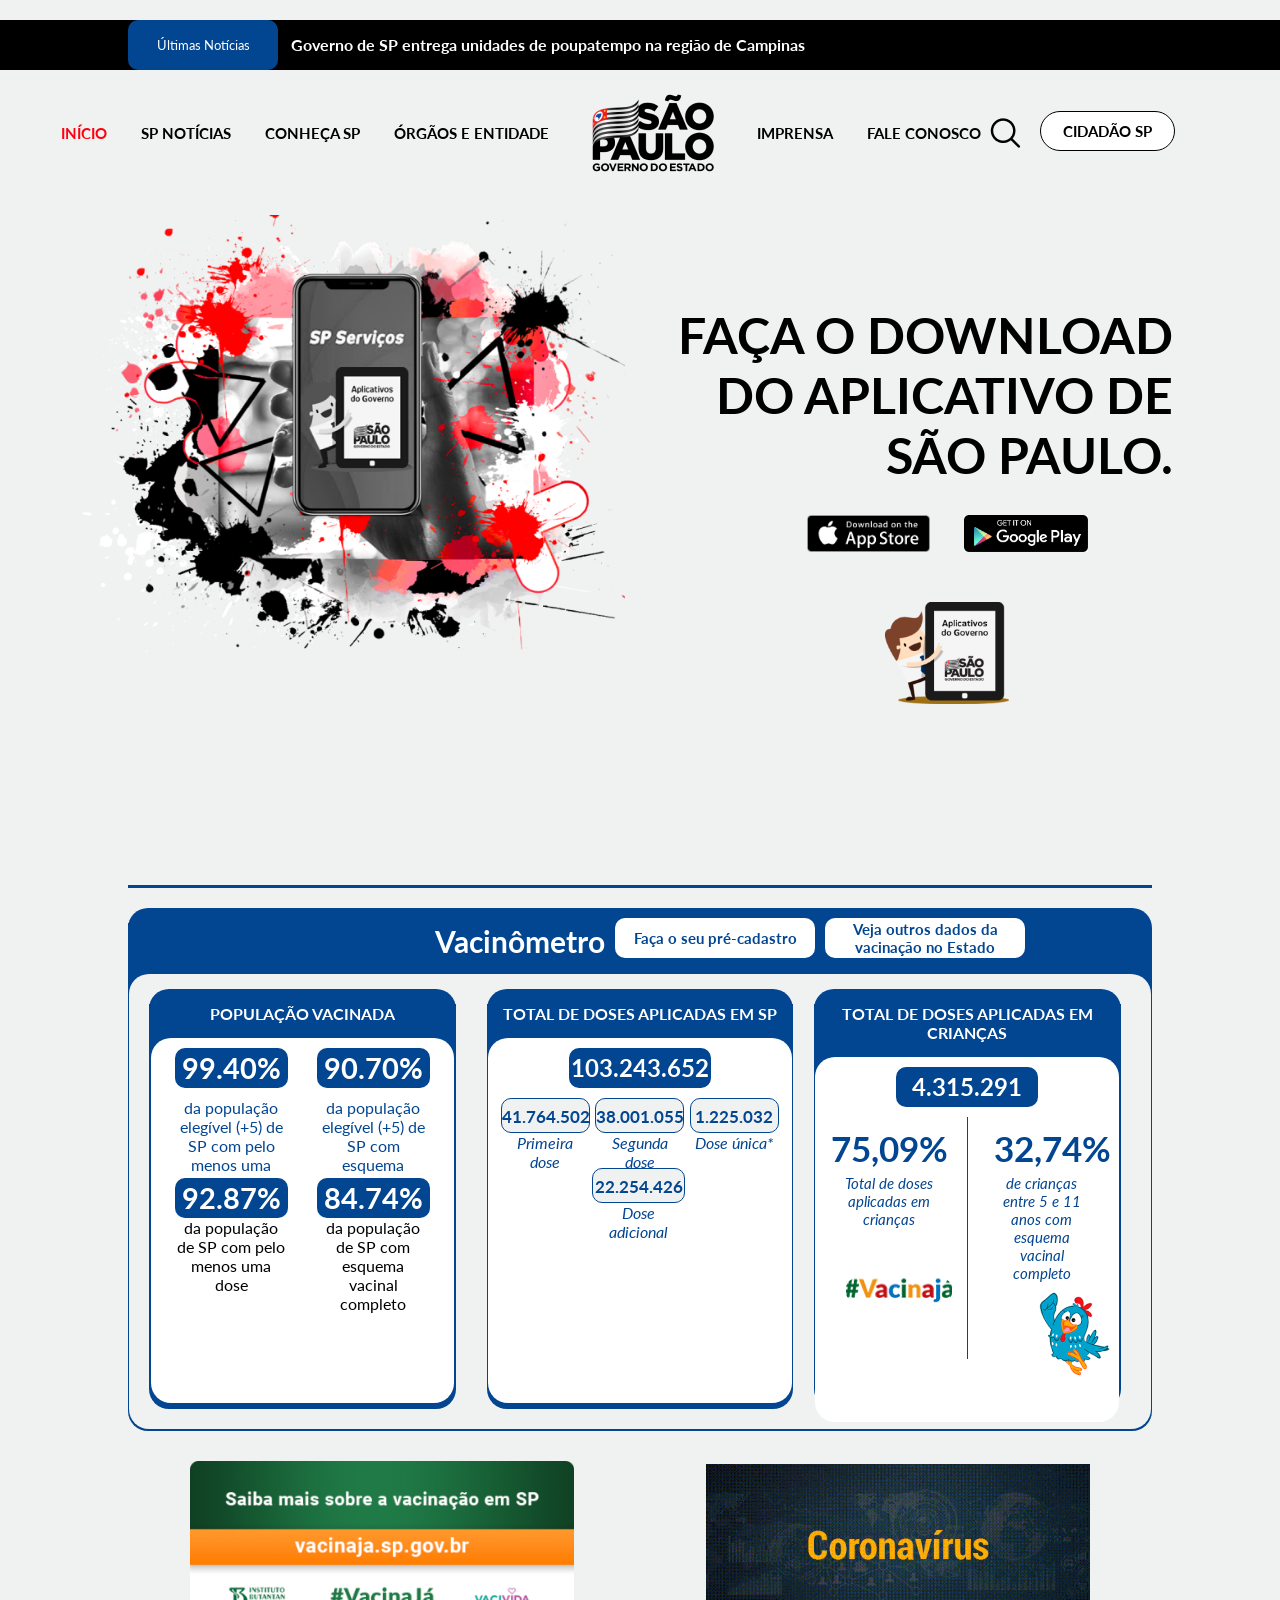
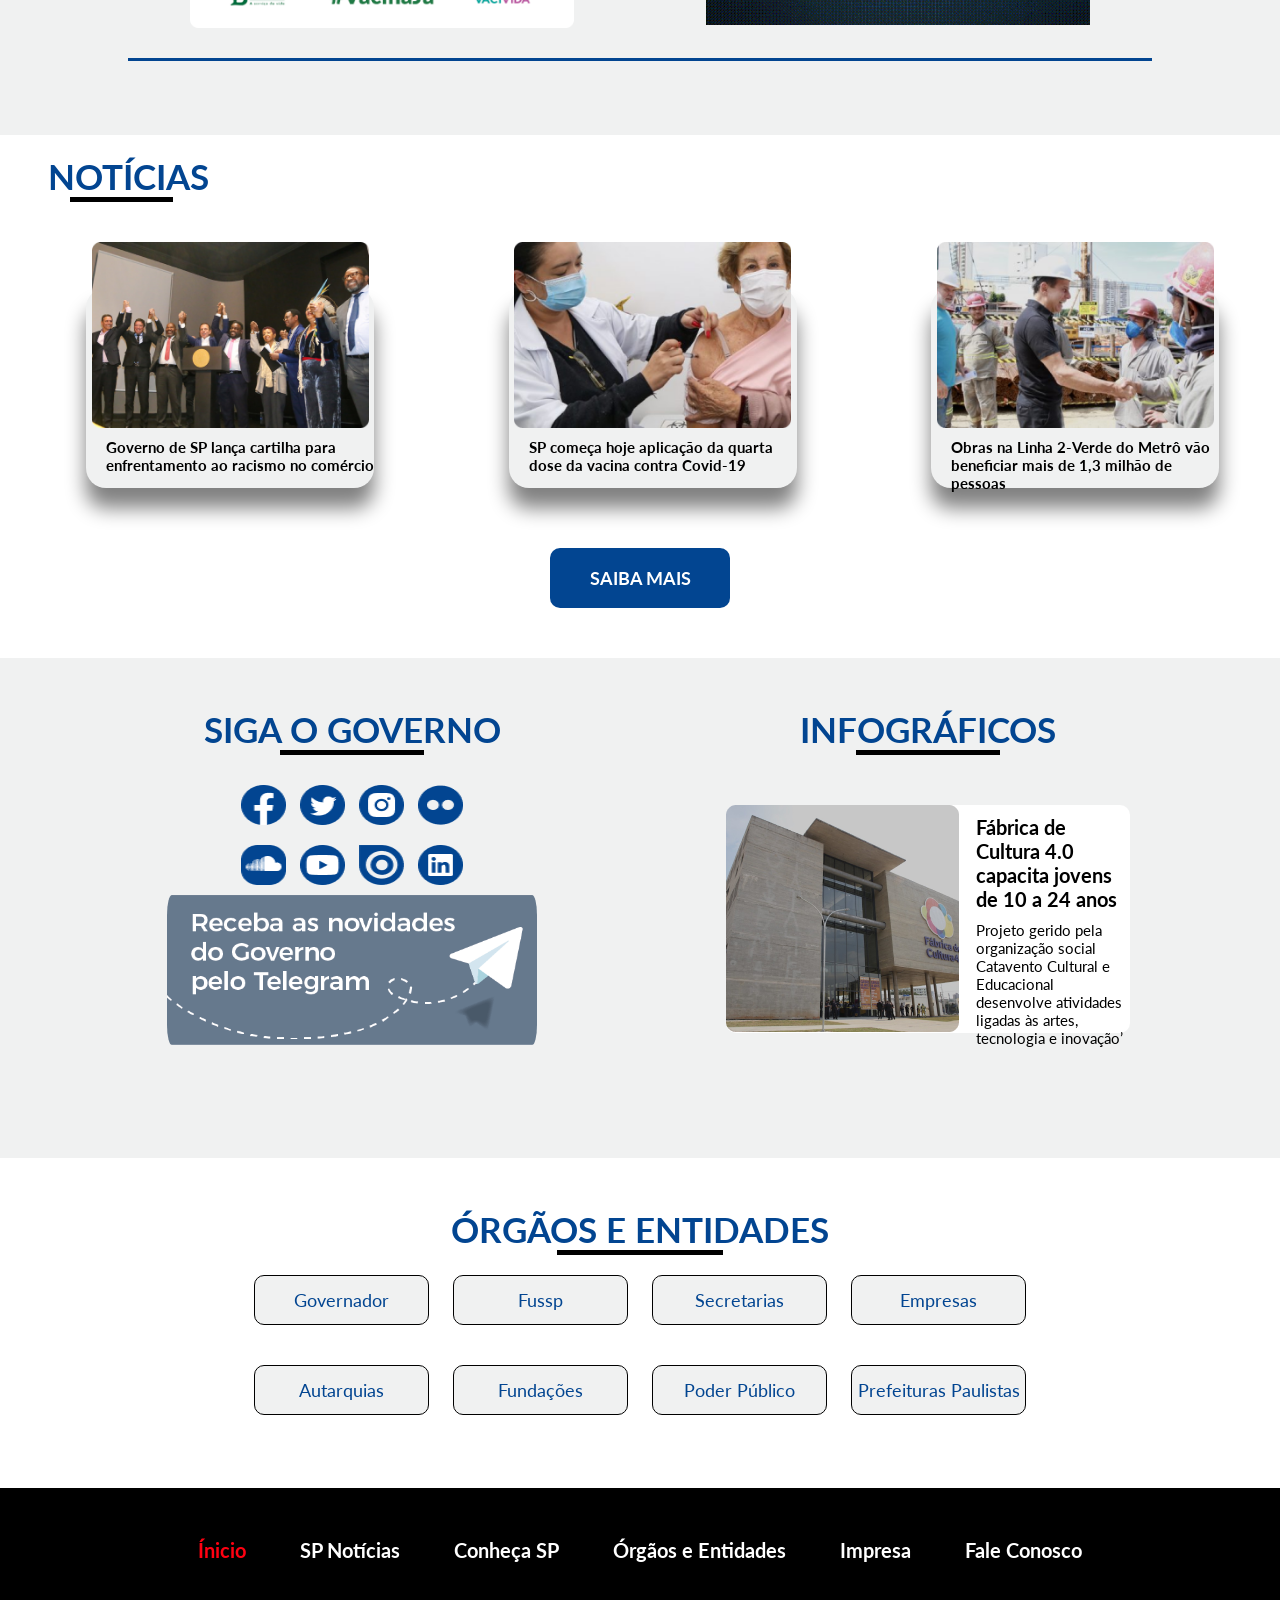
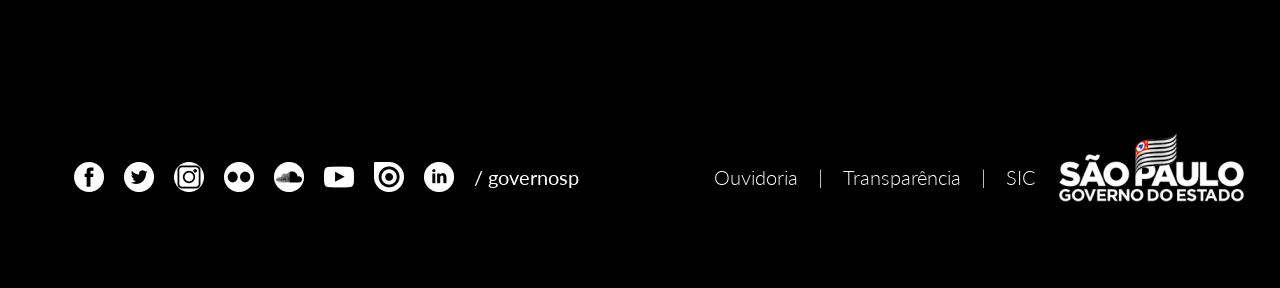
<file: index.html>
<!DOCTYPE html>
<html lang="pt-br">

    <head>
        <meta charset="utf-8" />
        <meta http-equiv="content-language" content="pt-br, en-US," />
        <meta http-equiv="X-UA-Compatible" content="IE=edge">
        <meta name="viewport" content="width=device-width, initial-scale=1.0">
        <title>Governo de SP</title>
        <link rel="stylesheet" type="text/css" href="css/style.css">
        <link rel="icon" href="bandeira.ico" type="image/x-icon" />
        <link href="https://fonts.googleapis.com/css2?family=Lato:ital,wght@0,100;0,300;0,400;0,700;0,900;1,100;1,300;1,400;1,700;1,900&display=swap" rel="stylesheet">
    </head>

    <body>
        <main>    
            <div class="noticias">
                <a href="https://www.saopaulo.sp.gov.br/ultimas-noticias/"><button>Últimas Notícias</button>
                <p>Governo de SP entrega unidades de poupatempo na região de Campinas</p></a>
            </div>

            <header class="desktop">
                <nav class="paginas">
                <a href="#" class="links select">INÍCIO</a>
                <a href="paginas/noticias.html" class="links">SP NOTÍCIAS</a>
                <a href="paginas/conheca.html" class="links">CONHEÇA SP</a>
                <a href="paginas/orgao.html" class="links">ÓRGÃOS E ENTIDADE</a>
                <img src="imagens/logo.png" class="logo">
                <a href="paginas/imprensa.html" class="links">IMPRENSA</a>
                <a href="paginas/faleconosco.html" class="links">FALE CONOSCO</a>
                <img src="imagens/lupa.png" class="icone-busca">
                <button class="botao-cidadao"><a href="http://www.cidadao.sp.gov.br/" target="_blank">CIDADÃO SP</a></button>
                </nav>
            </header>

            <header class="mobile">
                <nav class="navbar">
                <img src="imagens/lupa.png" class="icone-busca">
                <img src="imagens/logo.png" class="logo-mobile">

                <ul class="nav-menu">
                    <li class="nav-item">
                        <a href="#" class="nav-link  select">INÍCIO</a>
                    </li>

                    <li class="nav-item">
                        <a href="paginas/noticias.html" class="nav-link">SP NOTÍCIAS</a>
                    </li>

                    <li class="nav-item">
                        <a href="paginas/conheca.html" class="nav-link">CONHEÇA SP</a>
                    </li>

                    <li class="nav-item">
                        <a href="paginas/orgao.html" class="nav-link">ÓRGÃOS E ENTIDADES</a>
                    </li>

                    <li class="nav-item">
                        <a href="paginas/imprensa.html" class="nav-link">IMPRENSA</a>
                    </li>

                    <li class="nav-item">
                        <a href="paginas/faleconosco.html" class="nav-link">FALE CONOSCO</a>
                    </li>
                </ul>

                    <div class="hamburger">
                        <span class="bar"></span>
                        <span class="bar"></span>
                        <span class="bar"></span>
                    </div>                                    
                </nav>
            </header>

            <section class="capa">
                <div class="sessao-img">
                    <img src="imagens/capa.png">
                </div>

                <div class="sessao-txt">
                    <h1 class="texto-capa">FAÇA O DOWNLOAD<br/>
                    DO APLICATIVO DE <br/>
                    SÃO PAULO.</h1>
                    <div class="download"><a href="https://apps.apple.com/br/app/sp-servicos/id879855533" target="_blank"><img src="imagens/download-ios.png" class="ios"></a> <a href="https://play.google.com/store/apps/details?id=br.gov.sp.prodesp.spservicos" class="android" target="_blank"><img src="imagens/download-android.png"></a></div>
                    <div class="boneco"><img src="imagens/boneco 1.png"></div>
                </div>
            </section>  

            <section class="vacina">
                <div class="linha"></div>

                <div class="vacinometro">
                    <h3>Vacinômetro</h3>
                    <button><a href="https://vacinaja.sp.gov.br/?utm_source=portal&utm_medium=banner-topo&utm_campaign=Cadastro-Vacinaja" target="_blank">Faça o seu pré-cadastro</a></button>
                    <button><a href="https://vacinaja.sp.gov.br/vacinometro/?utm_source=portal&utm_medium=banner-topo&utm_campaign=Vacinometro-Municipios" target="_blank">Veja outros dados da vacinação no Estado</a></button>

                    <div class="vacinas">
                        <div class="populacao">
                        <h1>POPULAÇÃO VACINADA</h1>
                        <div class="fundo-vacina">
                        <div class="botao-populacao">
                        <div class="quantidade"><h2>99.40%</h2></div>
                        <p>da população elegível
                        (+5) de SP com
                        pelo menos uma dose</p>
                        </div>

                        <div class="botao-populacao">
                        <div class="quantidade"><h2>90.70%</h2></div>
                        <p>da população elegível
                        (+5) de SP com
                        esquema vacinal completo</p>
                        </div>

                        <div class="botao-populacao2">
                        <div class="quantidade"><h2>92.87%</h2></div>
                        <p>da população de SP com
                        pelo menos uma dose</p>
                        </div>

                        <div class="botao-populacao2">
                        <div class="quantidade"><h2>84.74%</h2></div>
                        <p>da população de SP com
                        esquema vacinal completo</p>
                        </div>
                        </div><!--fundo-vacina-->
                        </div><!--populacao-->

                        <div class="doses-aplicadas">
                            <h1>TOTAL DE DOSES APLICADAS EM SP</h1>
                            <div class="fundo-vacina">

                                <div class="botao-centro">
                                    <div class="numeros"><h2>103.243.652</h2></div>
                                </div>

                                <div class="botao-branco">
                                    <div class="numeros2"><h2>41.764.502</h2></div>
                                    <p>Primeira dose</p>
                                </div>

                                <div class="botao-branco">
                                    <div class="numeros2"><h2>38.001.055</h2></div>
                                    <p>Segunda dose</p>
                                </div>

                                <div class="botao-branco">
                                    <div class="numeros2"><h2>1.225.032</h2></div>
                                    <p>Dose única*</p>
                                </div>

                                <div class="dose-adicional">
                                    <div class="numeros2"><h2>22.254.426</h2></div>
                                    <p>Dose adicional</p>
                                </div>
                            </div><!--fundo-vacina-->
                            </div><!--doses-aplicadas-->

                        <div class="doses-criancas">
                            <h1>TOTAL DE DOSES APLICADAS EM CRIANÇAS</h1>

                            <div class="fundo-vacina">
                                <div class="botao-centro">
                                    <div class="numeros"><h2>4.315.291</h2></div>
                                </div>

                                <div class="lado-es">
                                    <h2>75,09%</h2>
                                    <p>Total de doses aplicadas em crianças</p>
                                    <img src="imagens/vacinaja.png">
                                </div>

                                <div class="linha-vertical"></div>

                                <div class="lado-di">
                                    <h2>32,74%</h2>
                                    <p>de crianças entre 5 e 11 anos com esquema
                                    vacinal completo</p>
                                    <img src="imagens/galinha-pintadinha.png">    
                                </div>
                            </div><!--fundo-vacina-->

                        </div><!--doses-criancas-->
                    </div><!--vacinas-->
                </div><!--vacinometro-->

                <a href="https://vacinaja.sp.gov.br/?utm_source=portal&utm_medium=banner&utm_campaign=VacinaJa" target="_blank"><img src="imagens/saibamais.png" class="saibamais"></a>
                <a href="https://www.seade.gov.br/coronavirus/?utm_source=portal&utm_medium=banner&utm_campaign=boletim-completo" target="_blank"><img src="imagens/gif.gif" class="gif"></a>

                <div class="linha"></div>
            </section>

            <section class="ultimas-noticias">
                <h1>NOTÍCIAS</h1>
                <div class="sublinhado"></div>

                <div class="noticia">
                    <div class="fundo-noticia">
                        <a href="https://www.saopaulo.sp.gov.br/secretaria-da-justica-e-cidadania/governo-de-sp-lanca-cartilha-para-enfrentamento-ao-racismo-no-comercio/" target="_blank">
                            <img src="imagens/noticia1-home.png">
                            <div class="fundo-secundario">
                                <p>Governo de SP lança cartilha para 
                                enfrentamento ao racismo no comércio</p>
                            </div>
                        </a>
                    </div><!--fundo-noticia-->

                    <div class="fundo-noticia">
                        <a href="https://www.saopaulo.sp.gov.br/spnoticias/sp-comeca-hoje-aplicacao-da-quarta-dose-da-vacina-contra-covid-19/" target="_blank">
                            <img src="imagens/noticia2-home.png">
                            <div class="fundo-secundario">
                                <p>SP começa hoje aplicação da quarta dose 
                                da vacina contra Covid-19</p>
                            </div>
                        </a>
                    </div><!--fundo-noticia-->

                    <div class="fundo-noticia">
                        <a href="https://www.saopaulo.sp.gov.br/ultimas-noticias/obras-na-linha-2-verde-do-metro-vai-beneficiar-mais-de-13-milhao-de-pessoas/" target="_blank">
                            <img src="imagens/noticia3-home.png">                    
                            <div class="fundo-secundario">
                                <p>Obras na Linha 2-Verde do Metrô vão beneficiar 
                                mais de 1,3 milhão de pessoas</p>
                            </div>
                        </a>
                    </div><!--fundo-noticia-->

                </div><!--noticia-->

                <button class="botao"><a href="https://www.saopaulo.sp.gov.br/ultimas-noticias/" target="_blank">SAIBA MAIS</a></button>
            </section>

            <section class="informacoes">
                <div class="sociais">
                    <h1>SIGA O GOVERNO</h1>
                    <div class="sublinhado2"></div>
                        <div class="icons">
                            <a href="https://www.facebook.com/governosp/" target="_blank"><img src="imagens/Facebook.png"></a>
                            <a href="https://www.twitter.com/governosp/" target="_blank"><img src="imagens/Twitter.png"></a>
                            <a href="https://www.instagram.com/governosp/" target="_blank"><img src="imagens/Instagram.png"></a>
                            <a href="https://www.flickr.com/governosp/" target="_blank"><img src="imagens/Flickr.png"></a>
                            <br/>
                            <a href="https://soundcloud.com/governosp/" target="_blank"><img src="imagens/SoundCloud.png"></a>
                            <a href="https://www.youtube.com/governosp/" target="_blank"><img src="imagens/YouTube.png"></a>
                            <a href="https://www.issuu.com/governosp/" target="_blank"><img src="imagens/Issuu.png"></a>
                            <a href="https://www.linkedin.com/company/governosp/" target="_blank"><img src="imagens/LinkedIn.png"></a>
                        </div><!--icons-->

                    <a href="https://t.me/governosp?utm_source=site&utm_medium=banner&utm_campaign=Telegram%20Governo%20SP" target="_blank"><img src="imagens/telegram.gif" class="telegram"></a>
                </div>

                <div class="infografico">
                    <h1>INFOGRÁFICOS</h1>
                    <div class="sublinhado3"></div>

                    <div class="info">                    
                        <div class="fundo-info">
                            <img src="imagens/infografica.png">
                            <h2>Fábrica de Cultura 4.0 capacita 
                            jovens de 10 a 24 anos</h2>

                            <p>Projeto gerido pela organização social Catavento 
                            Cultural e Educacional desenvolve atividades ligadas às artes,
                            tecnologia e inovação’</p>
                        </div>
                    </div>    
                </div><!--infografico-->
            </section>

            <section class="orgaos">
                <h1>ÓRGÃOS E ENTIDADES</h1>
                <div class="sublinhado5"></div>

                <div class="botoes">
                    <a href="http://www.saopaulo.sp.gov.br/orgaos-e-entidades/governador" target="_blank"><button> Governador</button></a>
                    <a href="http://www.fundosocial.sp.gov.br/" target="_blank"><button> Fussp</button></a>
                    <a href="http://www.saopaulo.sp.gov.br/orgaos-e-entidades/secretarias" target="_blank"><button> Secretarias</button></a>
                    <a href="http://www.saopaulo.sp.gov.br/orgaos-e-entidades/empresas" target="_blank"><button> Empresas</button></a>
                    <br/>
                    <a href="http://www.saopaulo.sp.gov.br/orgaos-e-entidades/autarquias" target="_blank"><button> Autarquias</button></a>
                    <a href="http://www.saopaulo.sp.gov.br/orgaos-e-entidades/fundacoes" target="_blank"><button> Fundações</button></a>
                    <a href="http://www.saopaulo.sp.gov.br/orgaos-e-entidades/poder-publico" target="_blank"><button> Poder Público</button>
                    <a href="http://www.saopaulo.sp.gov.br/orgaos-e-entidades/prefeituras-paulistas" target="_blank"><button> Prefeituras Paulistas</button></a>
                </div>    
            </section>

            <footer class="rodape">
                <div class="link-rodape">
                    <a href="" class=" select">Ínicio</a>
                    <a href="paginas/noticias.html" class="links-rodape">SP Notícias</a>
                    <a href="paginas/conheca.html" class="links-rodape">Conheça SP</a>
                    <a href="paginas/orgao.html" class="links-rodape">Órgãos e Entidades</a>
                    <a href="paginas/imprensa.html" class="links-rodape">Impresa</a>
                    <a href="paginas/faleconosco.html" class="links-rodape">Fale Conosco</a>
                </div>

                <div class="icones-branco">
                    <a href="https://www.facebook.com/governosp/" target="_blank"><img src="imagens/facebook-branco.png"></a>
                    <a href="https://www.twitter.com/governosp/" target="_blank"><img src="imagens/twitter-branco.png"></a>
                    <a href="https://www.instagram.com/governosp/" target="_blank"><img src="imagens/instagram-branco.png"></a>
                    <a href="https://www.flickr.com/governosp/" target="_blank"><img src="imagens/flickr-branco.png"></a>
                    <a href="https://soundcloud.com/governosp/" target="_blank"><img src="imagens/soundcloud-branco.png"></a>
                    <a href="https://www.youtube.com/governosp/" target="_blank"><img src="imagens/youtube-branco.png"></a>
                    <a href="https://www.issuu.com/governosp/" target="_blank"><img src="imagens/issuu-branco.png"></a>
                    <a href="https://www.linkedin.com/company/governosp/" target="_blank"><img src="imagens/linkedin-branco.png"></a>
                    <p> / governosp </p>
                </div>

                <div class="contatos">            
                    <div class="palavras">
                        <a href="https://www.ouvidoria.sp.gov.br/Portal/Default.aspx" target="_blank"><h1>Ouvidoria</h1></a>
                        <h1>|</h1>
                        <a href="http://www.transparencia.sp.gov.br/" target="_blank"><h1>Transparência</h1></a>
                        <h1>|</h1>
                        <a href="http://www.sic.sp.gov.br/" target="_blank"><h1>SIC</h1></a>
                        <div class="logo-branca"><img src="imagens/logo-branca.png"></div>
                    </div>           
                </div><!--contatos-->
            </footer>    
        </main>
        <script src="js/menu.js"></script>
    </body>
</html>
</file>
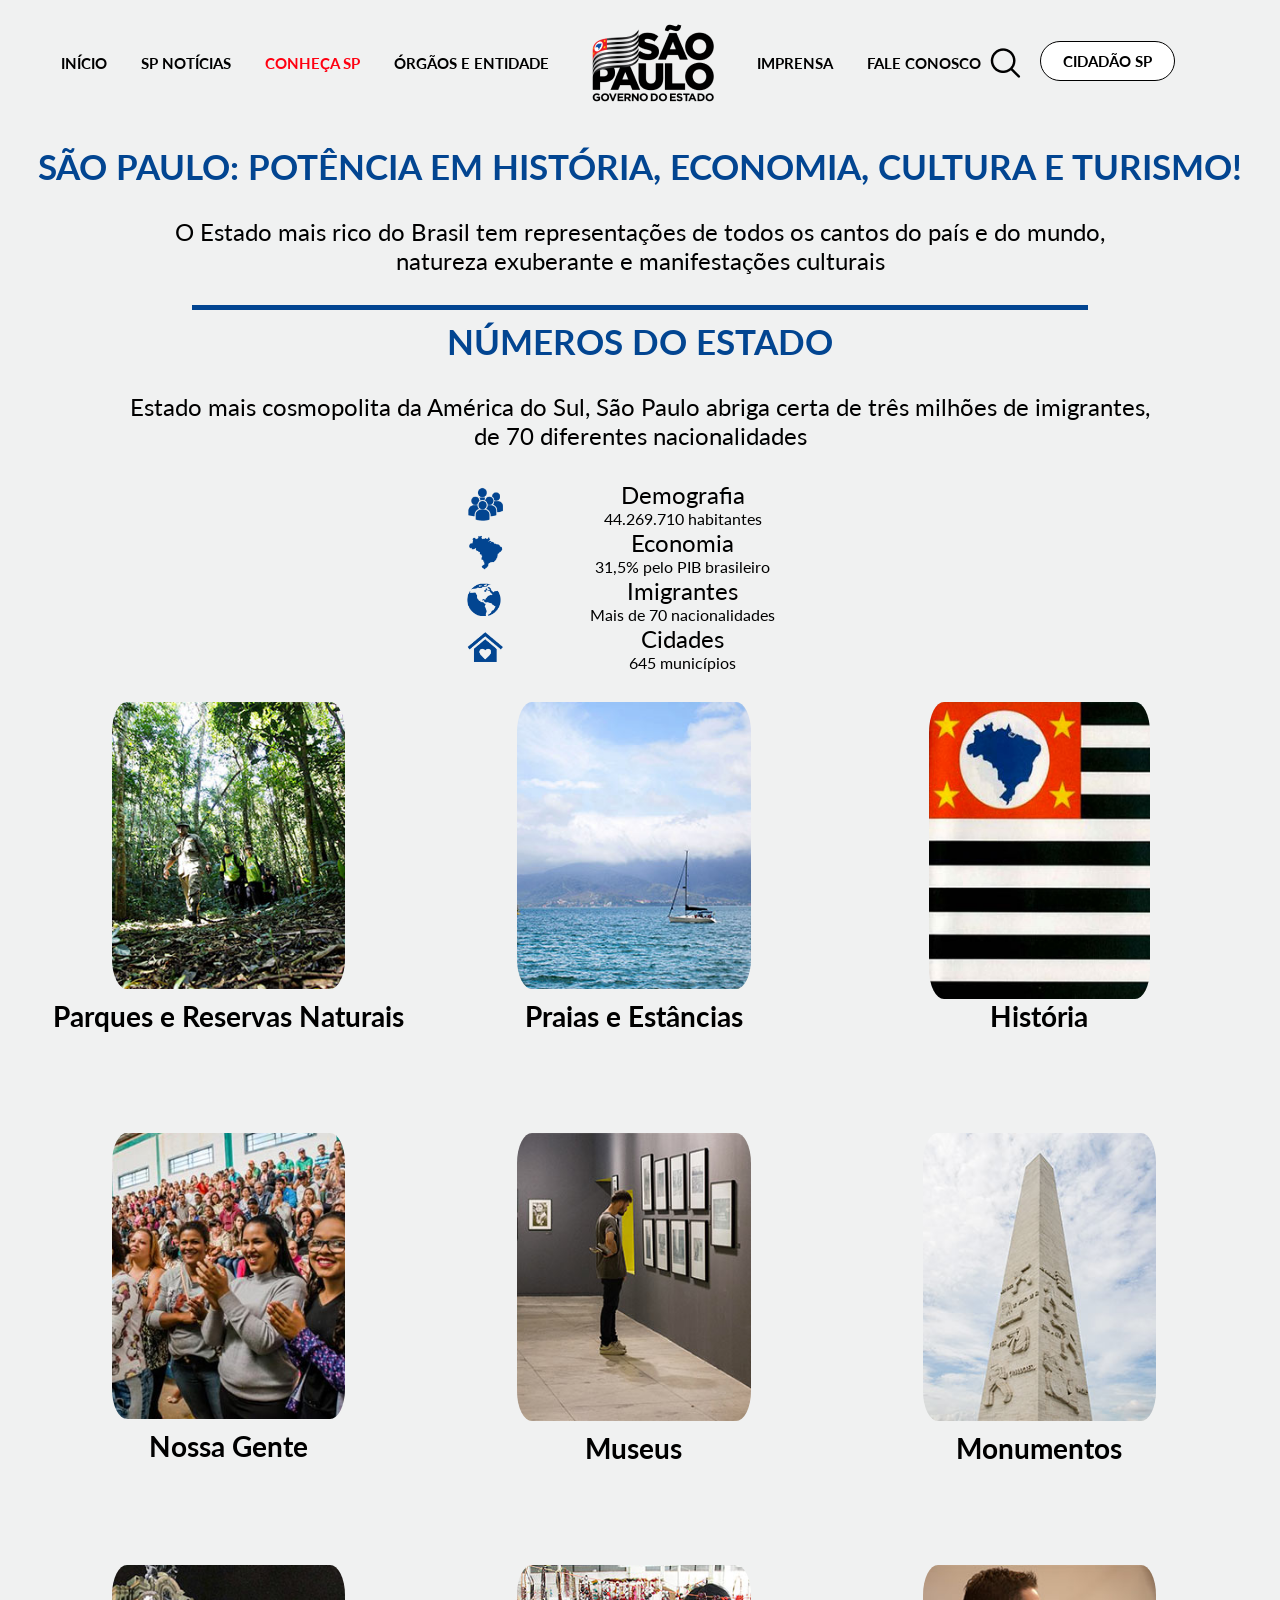
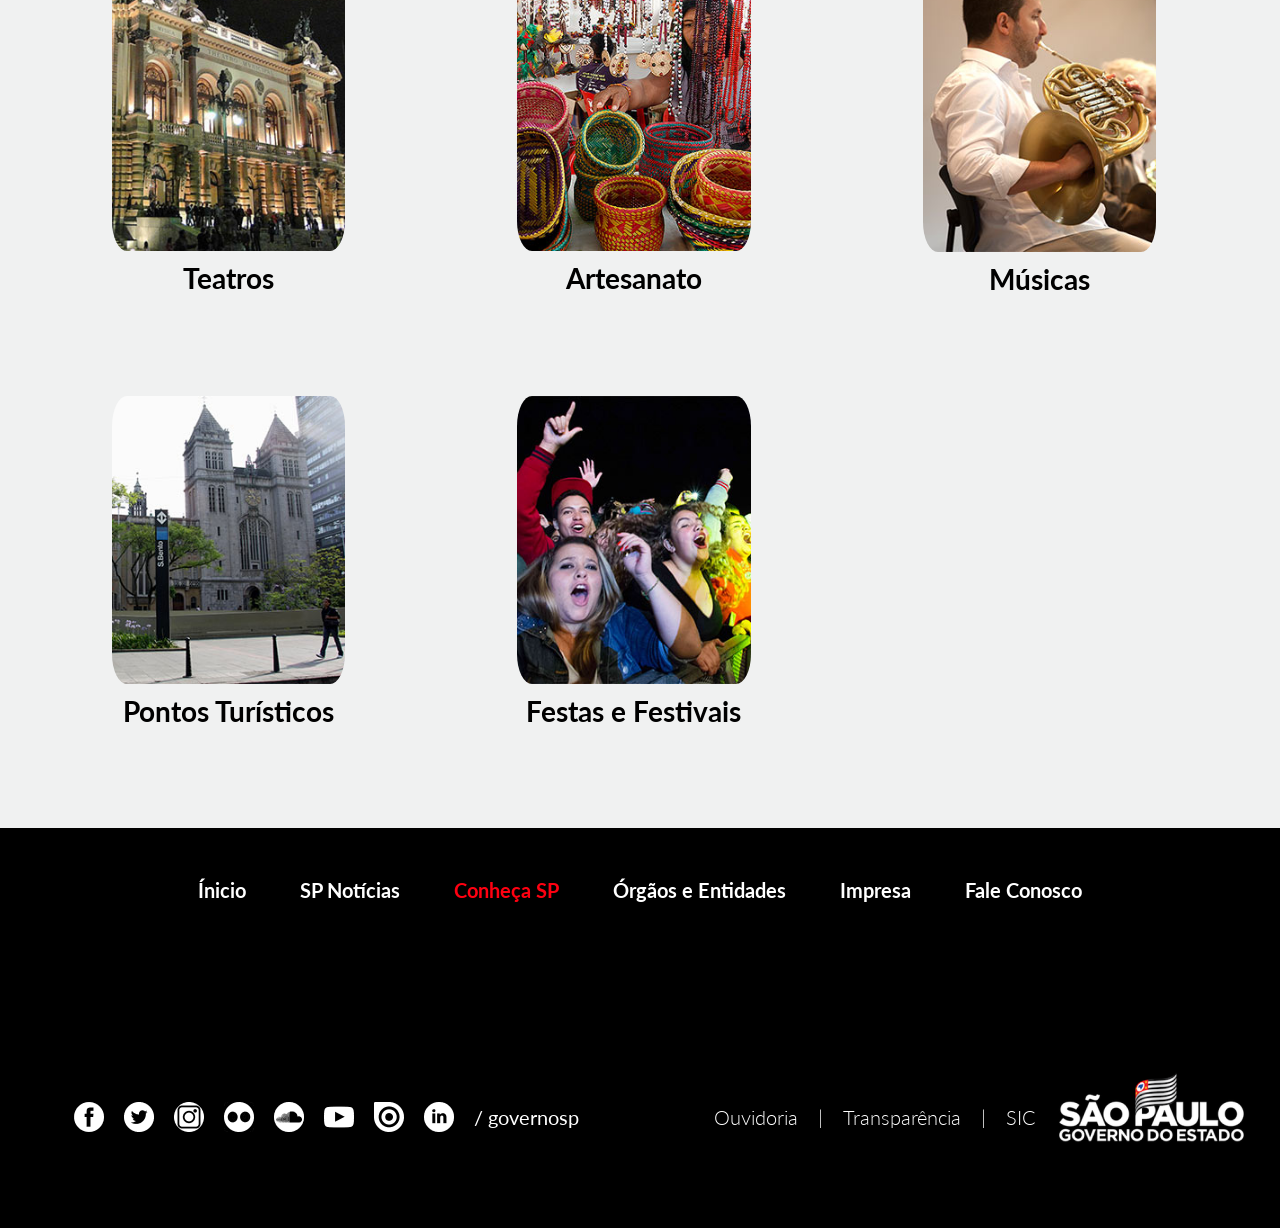
<file: paginas/conheca.html>
<!DOCTYPE html>
<html lang="pt-br">
<head>
    <meta charset="UTF-8">
    <meta http-equiv="X-UA-Compatible" content="IE=edge">
    <meta name="viewport" content="width=device-width, initial-scale=1.0">
    <link rel="icon" href="../bandeira.ico" type="image/x-icon" />
    <link href="https://fonts.googleapis.com/css2?family=Lato:ital,wght@0,100;0,300;0,400;0,700;0,900;1,100;1,300;1,400;1,700;1,900&display=swap" rel="stylesheet">
    <link rel="stylesheet" href="conheca-sp.css">
    <title>Conheça São Paulo</title>
</head>
<body>
    <header class="desktop">
        <nav class="paginas">
            <a href="../index.html" class="links">INÍCIO</a>
            <a href="noticias.html" class="links">SP NOTÍCIAS</a>
            <a href="" class="links select">CONHEÇA SP</a>
            <a href="orgao.html" class="links">ÓRGÃOS E ENTIDADE</a>
            <img src="../imagens/logo.png" class="logo">
            <a href="imprensa.html" class="links">IMPRENSA</a>
            <a href="faleconosco.html" class="links">FALE CONOSCO</a>
            <img src="../imagens/lupa.png" class="icone-busca">
            <button class="botao-cidadao"><a href="http://www.cidadao.sp.gov.br/" target="_blank">CIDADÃO SP</a></button>
        </nav>
    </header>

    <header class="mobile">
        <nav class="navbar">
            <img src="../imagens/lupa.png" class="icone-busca">
            <img src="../imagens/logo.png" class="logo-mobile">

            <ul class="nav-menu">
                <li class="nav-item">
                    <a href="../index.html" class="nav-link">INÍCIO</a>
                </li>
                <li class="nav-item">
                    <a href="noticias.html" class="nav-link">SP NOTÍCIAS</a>
                </li>
                <li class="nav-item">
                    <a href="" class="nav-link select">CONHEÇA SP</a>
                </li>
                <li class="nav-item">
                    <a href="orgao.html" class="nav-link">ÓRGÃOS E ENTIDADES</a>
                </li>
                <li class="nav-item">
                    <a href="imprensa.html" class="nav-link">IMPRENSA</a>
                </li>
                <li class="nav-item">
                    <a href="faleconosco.html" class="nav-link">FALE CONOSCO</a>
                </li>
            </ul>
            <div class="hamburger">
                <span class="bar"></span>
                <span class="bar"></span>
                <span class="bar"></span>
            </div>                                    
        </nav>
    </header>
    <main>
        <section class="text-tltle-sub">
            <div class="title-principal">
                <p>SÃO PAULO: POTÊNCIA
                EM HISTÓRIA, ECONOMIA,
                CULTURA E TURISMO!</p>
            </div>
            <div class="sub-title">
                <p>O Estado mais rico do Brasil tem
                representações de todos os cantos do
                país e do mundo, natureza exuberante e
                manifestações culturais</p>
            </div>
            <hr>
        </section>
        <section class="numeros_estado">
            <div class="title-numeros">
                <p>NÚMEROS DO ESTADO</p>
            </div>
            <div class="sub-title">
                <p>Estado mais cosmopolita da América do
                Sul, São Paulo abriga certa de três
                milhões de imigrantes, de 70 diferentes
                nacionalidades</p>
            </div>
            <div class="img-numeros">
                <div class="grid">
                    <img src="../imagens/demografia.png">
                    <div class="grid-text">
                        <p class="title-img">Demografia</p>
                        <p>44.269.710 habitantes</p>
                    </div>
                </div>
                <div class="grid">
                    <img src="../imagens/economia.png">
                    <div class="grid-text">
                        <p class="title-img">Economia</p>
                        <p>31,5% pelo PIB brasileiro</p>
                    </div>
                </div>
                <div class="grid">
                    <img src="../imagens/imigrantes.png">
                    <div class="grid-text">
                        <p class="title-img">Imigrantes</p>
                        <p>Mais de 70 nacionalidades</p>
                    </div>
                </div>
                <div class="grid">
                    <img src="../imagens/cidades.png">
                    <div class="grid-text">
                        <p class="title-img">Cidades</p>
                        <p>645 municípios</p>
                    </div>
                </div>
            </div>
        </section>

        <section class="images">
            <div class="locais">
                <img src="../imagens/parques-reserva.jpg">
                <div class="locais-text" id="edit-title">
                    <a href="https://www.saopaulo.sp.gov.br/conhecasp/parques-e-reservas-naturais/" target="_blank">
                        <p class="title-locais">Parques e Reservas Naturais</p>
                    </a>
                </div>
            </div>

            <div class="locais color">
                <img src="../imagens/praias-estancias.jpg">
                <div class="locais-text">
                    <a href="https://www.saopaulo.sp.gov.br/conhecasp/praias-e-estancias/" target="_blank">
                        <p class="title-locais">Praias e Estâncias</p>
                    </a>
                </div>
            </div>

            <div class="locais">
                <div class="locais-text">
                    <img src="../imagens/card-historia.jpg" class="img-historia">
                    <a href="https://www.saopaulo.sp.gov.br/conhecasp/historia/" target="_blank">
                        <p class="title-locais">História</p>
                    </a>
                </div>
            </div>

            <div class="locais color">
                <img src="../imagens/nossa-gente.jpg">
                <div class="locais-text">
                    <a href="https://www.saopaulo.sp.gov.br/conhecasp/nossa-gente/" target="_blank">
                        <p class="title-locais">Nossa Gente</p>   
                    </a>
                </div>
            </div>

            <div class="locais">
                <img src="../imagens/museus.jpg">
                <div class="locais-text">
                    <a href="https://www.saopaulo.sp.gov.br/conhecasp/museus/" target="_blank">
                        <p class="title-locais">Museus</p>
                    </a>
                </div>
            </div>

            <div class="locais color">
                <img src="../imagens/monunmentos-sp.jpg">
                <div class="locais-text">
                    <a href="https://www.saopaulo.sp.gov.br/conhecasp/monumentos/" target="_blank">
                        <p class="title-locais">Monumentos</p>
                    </a>
                </div>
            </div>

            <div class="locais">
                <img src="../imagens/teatros-sp.jpg">
                <div class="locais-text">
                    <a href="https://www.saopaulo.sp.gov.br/conhecasp/teatros/" target="_blank">
                        <p class="title-locais">Teatros</p>                    </a>
                </div>
            </div>

            <div class="locais color">
                <img src="../imagens/artesanato-sp.jpg">
                <div class="locais-text">
                    <a href="https://www.saopaulo.sp.gov.br/conhecasp/artesanato/" target="_blank">
                        <p class="title-locais">Artesanato</p>
                    </a>
                </div>
            </div>

            <div class="locais">
                <img src="../imagens/musica-sp.jpg">
                <div class="locais-text">
                    <a href="https://www.saopaulo.sp.gov.br/conhecasp/musica/" target="_blank">
                        <p class="title-locais">Músicas</p>
                    </a>
                </div>
            </div>

            <div class="locais color">
                <img src="../imagens/pontos-turisticos.jpg">
                <div class="locais-text">
                    <a href="https://www.saopaulo.sp.gov.br/conhecasp/pontos-turisticos/" target="_blank">
                        <p class="title-locais">Pontos Turísticos</p>
                    </a>
                </div>
            </div>

            <div class="locais">
                <img src="../imagens/festas-sp.jpg">
                <div class="locais-text">
                    <a href="https://www.saopaulo.sp.gov.br/conhecasp/festas-e-festivais/" target="_blank">
                        <p class="title-locais">Festas e Festivais</p>
                    </a>
                </div>
            </div>

        </section>
    <footer class="rodape">
        <div class="link-rodape">
            <a href="../index.html" class="links-rodape">Ínicio</a>
            <a href="noticias.html" class="links-rodape">SP Notícias</a>
            <a href="" class="select">Conheça SP</a>
            <a href="orgao.html" class="links-rodape">Órgãos e Entidades</a>
            <a href="imprensa.html" class="links-rodape">Impresa</a>
            <a href="faleconosco.html" class="links-rodape">Fale Conosco</a>
        </div>
    
        <div class="icones-branco">
            <a href="https://www.facebook.com/governosp/" target="_blank"><img src="../imagens/facebook-branco.png"></a>
            <a href="https://www.twitter.com/governosp/" target="_blank"><img src="../imagens/twitter-branco.png"></a>
            <a href="https://www.instagram.com/governosp/" target="_blank"><img src="../imagens/instagram-branco.png"></a>
            <a href="https://www.flickr.com/governosp/" target="_blank"><img src="../imagens/flickr-branco.png"></a>
            <a href="https://soundcloud.com/governosp/" target="_blank"><img src="../imagens/soundcloud-branco.png"></a>
            <a href="https://www.youtube.com/governosp/" target="_blank"><img src="../imagens/youtube-branco.png"></a>
            <a href="https://www.issuu.com/governosp/" target="_blank"><img src="../imagens/issuu-branco.png"></a>
            <a href="https://www.linkedin.com/company/governosp/" target="_blank"><img src="../imagens/linkedin-branco.png"></a>
            <p> / governosp </p>
        </div>

        <div class="contatos">            
            <div class="palavras">
                <a href="https://www.ouvidoria.sp.gov.br/Portal/Default.aspx" target="_blank"><h1>Ouvidoria</h1></a>
                <h1>|</h1>
                <a href="http://www.transparencia.sp.gov.br/" target="_blank"><h1>Transparência</h1></a>
                <h1>|</h1>
                <a href="http://www.sic.sp.gov.br/" target="_blank"><h1>SIC</h1></a>
                <div class="logo-branca"><img src="../imagens/logo-branca.png"></div>
            </div>           
        </div><!--contatos-->
    </footer>  
    <script src="../js/menu.js"></script>
    </main>
</body>
</html>
</file>
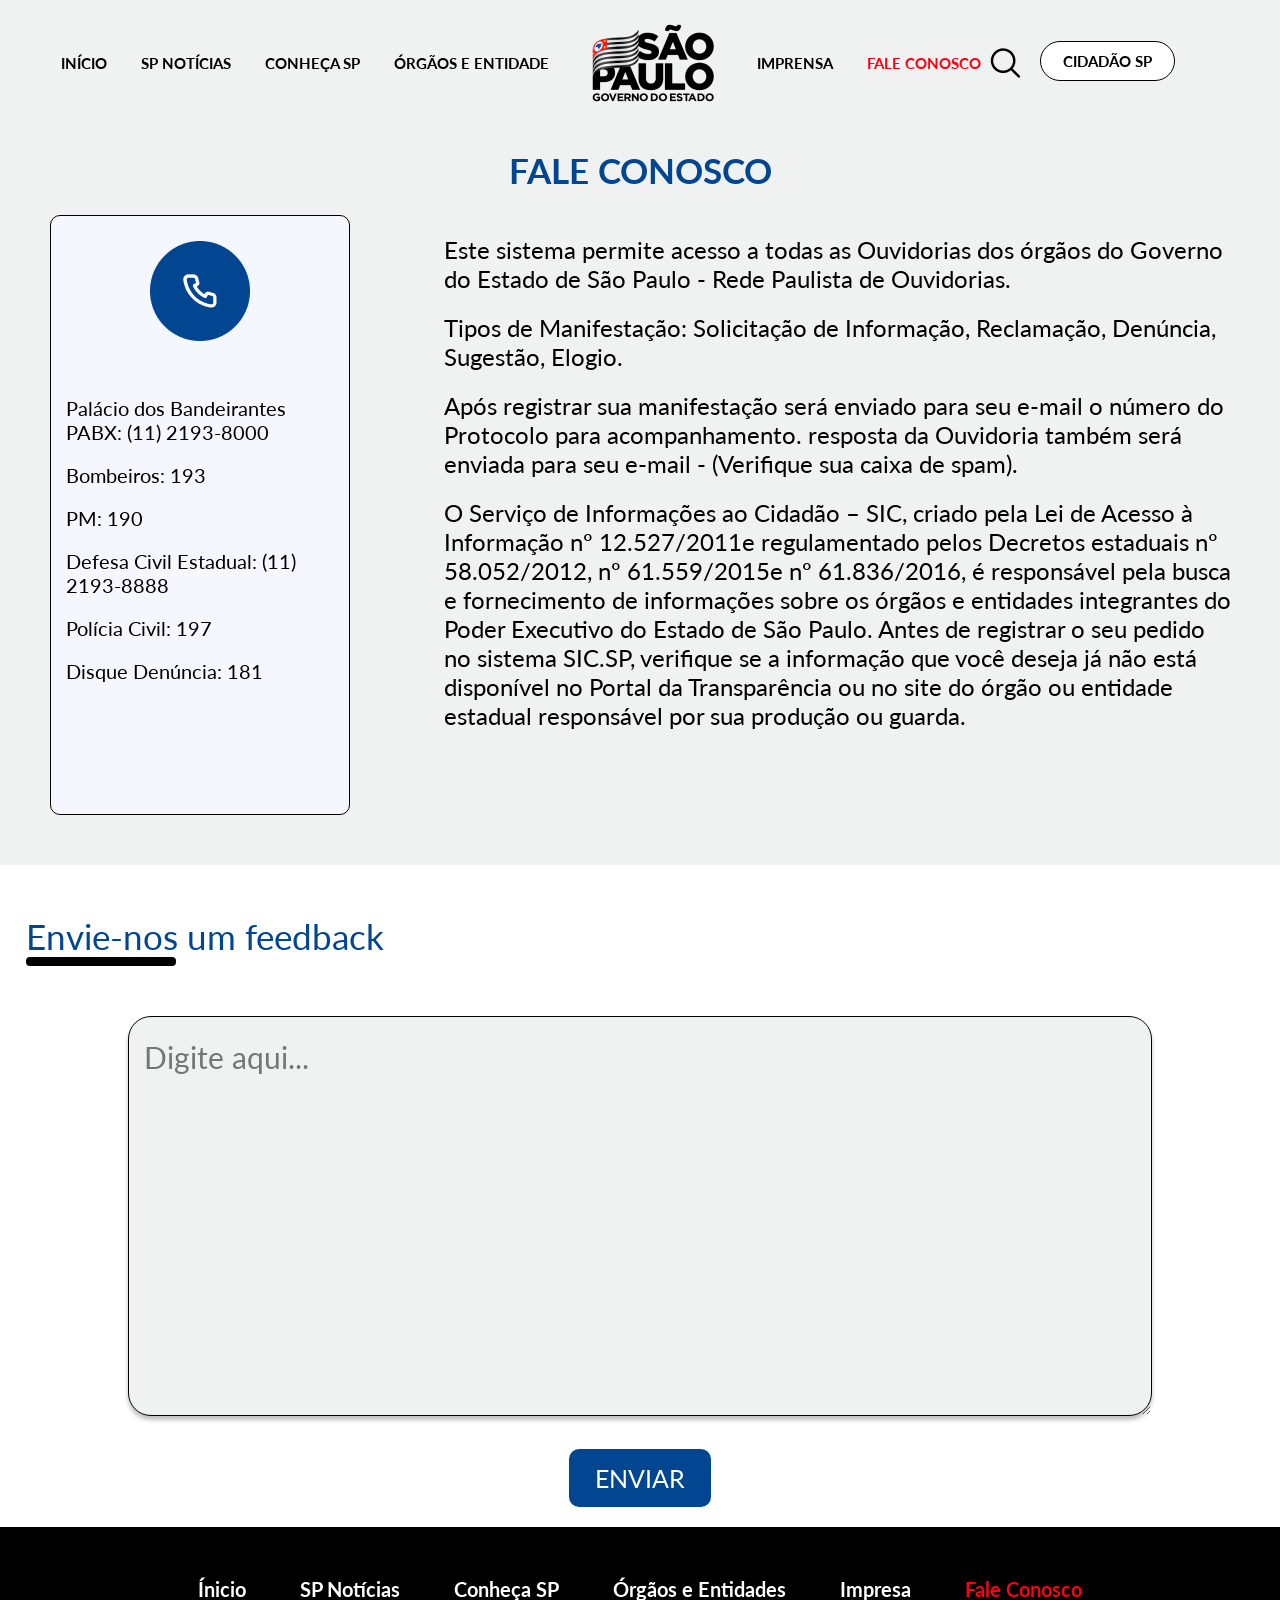
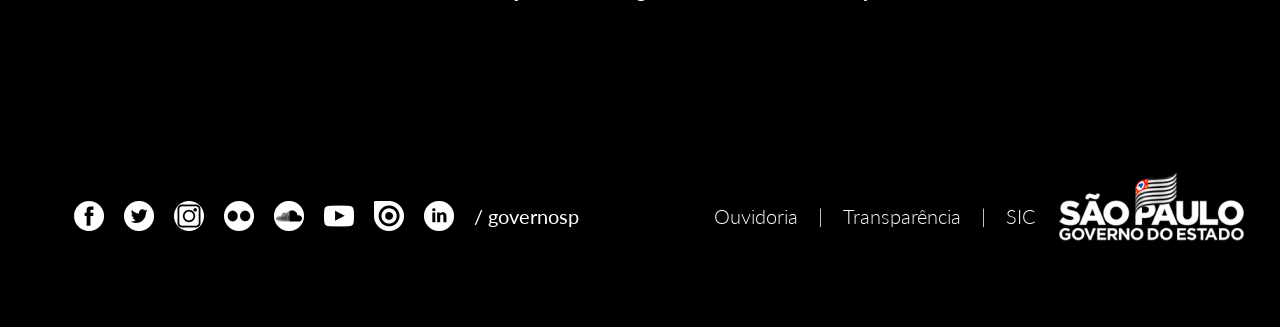
<file: paginas/faleconosco.html>
<!DOCTYPE html>
<html lang="pt-br"> 

<head>
    <meta charset="utf-8" />
    <meta http-equiv="content-language" content="pt-br, en-US," />
    <meta http-equiv="X-UA-Compatible" content="IE=edge">
    <meta name="viewport" content="width=device-width, initial-scale=1.0">
    <title>Fale Conosco</title>
    <link rel="stylesheet" type="text/css" href="faleconosco.css">
    <link rel="icon" href="../bandeira.ico" type="image/x-icon" />
    <link href="https://fonts.googleapis.com/css2?family=Lato:ital,wght@0,100;0,300;0,400;0,700;0,900;1,100;1,300;1,400;1,700;1,900&display=swap" rel="stylesheet">

</head>



<body>
    <main>
        <header class="desktop">
            <nav class="paginas">
            <a href="../index.html" class="links">INÍCIO</a>
            <a href="noticias.html" class="links">SP NOTÍCIAS</a>
            <a href="conheca.html" class="links">CONHEÇA SP</a>
            <a href="orgao.html" class="links">ÓRGÃOS E ENTIDADE</a>
            <img src="../imagens/logo.png" class="logo">
            <a href="imprensa.html" class="links">IMPRENSA</a>
            <a href="" class="links select">FALE CONOSCO</a>
            <img src="../imagens/lupa.png" class="icone-busca">
            <button class="botao-cidadao"><a href="http://www.cidadao.sp.gov.br/" target="_blank">CIDADÃO SP</a></button>
            </nav>
        </header>
    
        <header class="mobile">
            <nav class="navbar">
            <img src="../imagens/lupa.png" class="icone-busca">
            <img src="../imagens/logo.png" class="logo-mobile">
    
            <ul class="nav-menu">
                <li class="nav-item">
                    <a href="../index.html" class="nav-link">INÍCIO</a>
                </li>
    
                <li class="nav-item">
                    <a href="noticias.html" class="nav-link">SP NOTÍCIAS</a>
                </li>
    
                <li class="nav-item">
                    <a href="conheca.html" class="nav-link">CONHEÇA SP</a>
                </li>
    
                <li class="nav-item">
                    <a href="orgao.html" class="nav-link">ÓRGÃOS E ENTIDADES</a>
                </li>
    
                <li class="nav-item">
                    <a href="imprensa.html" class="nav-link">IMPRENSA</a>
                </li>
    
                <li class="nav-item">
                    <a href="#" class="nav-link select">FALE CONOSCO</a>
                </li>
            </ul>
    
                <div class="hamburger">
                    <span class="bar"></span>
                    <span class="bar"></span>
                    <span class="bar"></span>
                </div>                                    
            </nav>
        </header>


        <section id="section1">


            <h1 class="text1">FALE CONOSCO</h1>


            <article id="article-fale-conosc">


                <div id="div1">
                    <div class="telefone"><img src="../imagens/telephone.png"> </img></div>
                    <div id="texto">

                        <p> Palácio dos Bandeirantes 
                            PABX: (11) 2193-8000 </p>
                        <br>
                        
                        <p> Bombeiros: 193 </p>
                        
                        <br>
                        <p> PM: 190 </p>
                        
                        <br>
                        <p> Defesa Civil Estadual: 
                            (11) 2193-8888 </p>
                       
                        <br>
                        <p> Polícia Civil: 197 </p> 
                        
                         <br>   
                        <p> Disque Denúncia: 181 </p> 
                        
                         </div>
    


                    </div>
                   

                </div>





                <div id="div2"> 


                    <p> Este sistema permite acesso a todas as Ouvidorias dos órgãos do Governo do Estado de São Paulo - Rede Paulista de Ouvidorias. </p>
                   
                    <p> Tipos de Manifestação: Solicitação de Informação, Reclamação, Denúncia, Sugestão, Elogio.</p>
                  
                    <p> Após registrar sua manifestação será enviado para seu e-mail o número do Protocolo para acompanhamento.
                        resposta da Ouvidoria também será enviada para seu e-mail - (Verifique sua caixa de spam). </p>
                   
                   
                    <p>  O Serviço de Informações ao Cidadão – SIC, criado pela Lei de Acesso à Informação  nº 12.527/2011e regulamentado pelos Decretos estaduais nº 58.052/2012, nº 61.559/2015e nº 61.836/2016, é responsável pela busca e fornecimento de informações sobre os órgãos e entidades integrantes do Poder Executivo do Estado de São Paulo. Antes de registrar o seu pedido no sistema SIC.SP, verifique se a informação que você deseja já  não está disponível no Portal da Transparência ou no site do órgão ou entidade estadual responsável por sua produção ou guarda. </p>


                </div>


            </article>

        </section>

        <section id="section2">

            <h1 class="text2">Envie-nos um feedback</h1>

            <hr>

		    <textarea cols="20" rows="10" placeholder="Digite aqui...  " ></textarea>

            <button id="enviar"> 
                ENVIAR
            </button>

        </section>

       <footer class="rodape">
    <div class="link-rodape">
        <a href="../index.html" class="links-rodape">Ínicio</a>
        <a href="noticias.html" class="links-rodape">SP Notícias</a>
        <a href="conheca.html" class="links-rodape">Conheça SP</a>
        <a href="orgao.html" class="links-rodape">Órgãos e Entidades</a>
        <a href="imprensa.html" class="links-rodape">Impresa</a>
        <a href="" class=" select">Fale Conosco</a>
    </div>

  <div class="icones-branco">
    <a href="https://www.facebook.com/governosp/" target="_blank"><img src="../imagens/facebook-branco.png"></a>
    <a href="https://www.twitter.com/governosp/" target="_blank"><img src="../imagens/twitter-branco.png"></a>
    <a href="https://www.instagram.com/governosp/" target="_blank"><img src="../imagens/instagram-branco.png"></a>
    <a href="https://www.flickr.com/governosp/" target="_blank"><img src="../imagens/flickr-branco.png"></a>
    <a href="https://soundcloud.com/governosp/" target="_blank"><img src="../imagens/soundcloud-branco.png"></a>
    <a href="https://www.youtube.com/governosp/" target="_blank"><img src="../imagens/youtube-branco.png"></a>
    <a href="https://www.issuu.com/governosp/" target="_blank"><img src="../imagens/issuu-branco.png"></a>
    <a href="https://www.linkedin.com/company/governosp/" target="_blank"><img src="../imagens/linkedin-branco.png"></a>
      <p> / governosp </p>
  </div>

  <div class="contatos">            
      <div class="palavras">
        <a href="https://www.ouvidoria.sp.gov.br/Portal/Default.aspx" target="_blank"><h1>Ouvidoria</h1></a>
        <h1>|</h1>
        <a href="http://www.transparencia.sp.gov.br/" target="_blank"><h1>Transparência</h1></a>
        <h1>|</h1>
        <a href="http://www.sic.sp.gov.br/" target="_blank"><h1>SIC</h1></a>
          <div class="logo-branca"><img src="../imagens/logo-branca.png"></div>
      </div>           
  </div><!--contatos-->
</footer>   


    </main>
    <script src="../js/menu.js"></script>
</body>

</html>
</file>
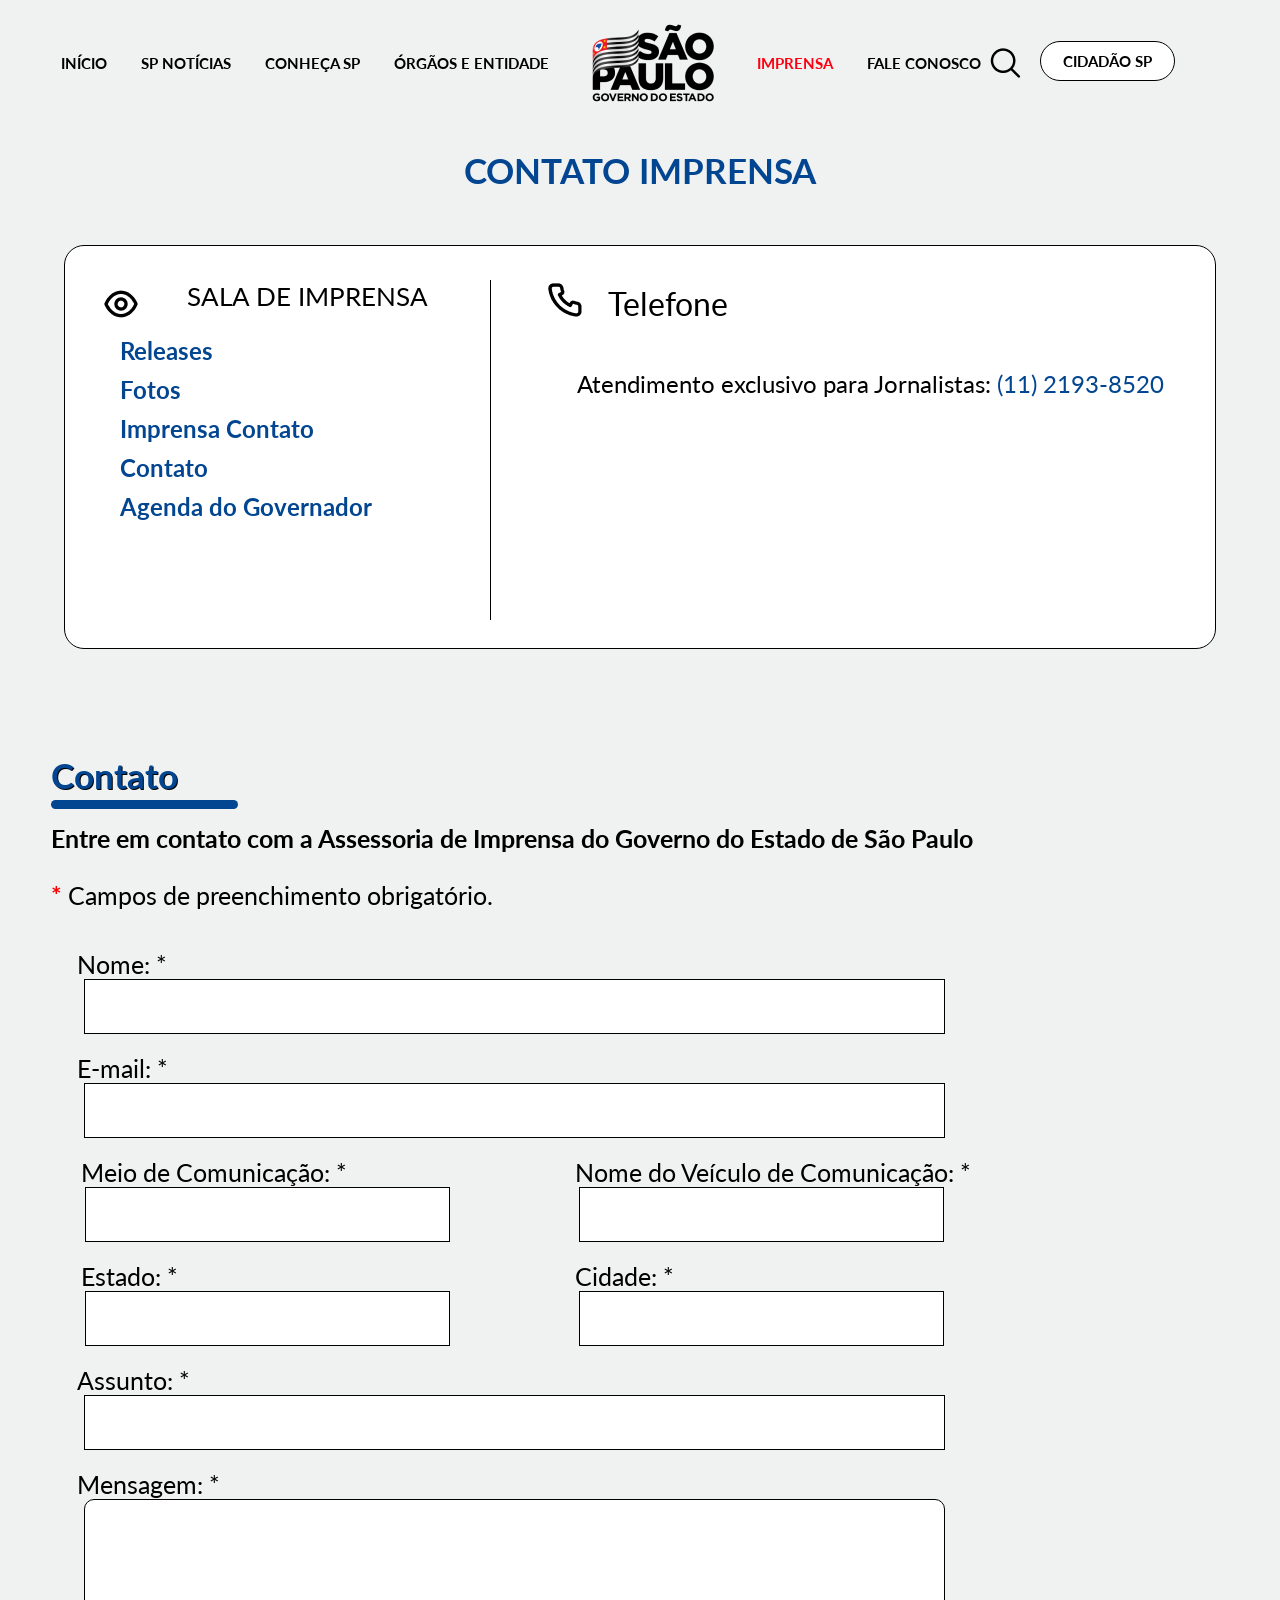
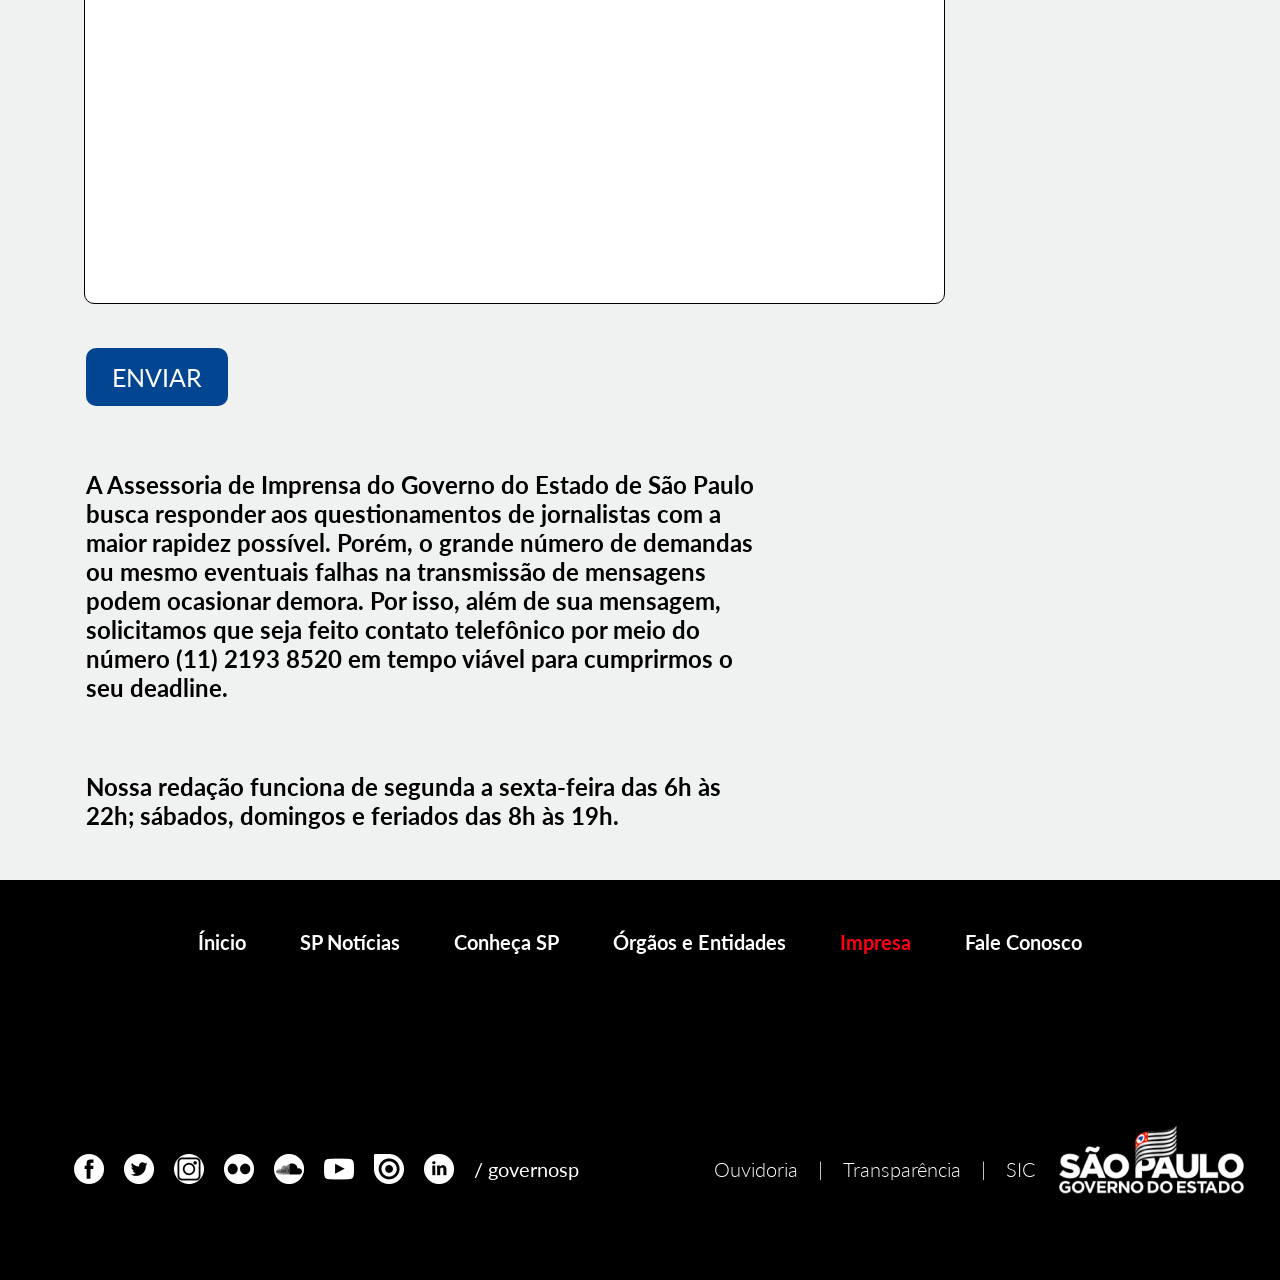
<file: paginas/imprensa.html>
<!DOCTYPE html>
<html lang="pt-br">
<head>
<title> Contato Imprensa </title>
<link rel="stylesheet" type="text/css" href="css-imprensa.css">
<meta name="viewport" content="width=device-width, initial-scale=1.0">
<meta charset="UTF-8">
<link rel="icon" href="../bandeira.ico" type="image/x-icon" />
<link href="https://fonts.googleapis.com/css2?family=Lato:ital,wght@0,100;0,300;0,400;0,700;0,900;1,100;1,300;1,400;1,700;1,900&display=swap" rel="stylesheet">
</head>
<body>

<main>

    <header class="desktop">
        <nav class="paginas">
        <a href="../index.html" class="links">INÍCIO</a>
        <a href="noticias.html" class="links">SP NOTÍCIAS</a>
        <a href="conheca.html" class="links">CONHEÇA SP</a>
        <a href="orgao.html" class="links">ÓRGÃOS E ENTIDADE</a>
        <img src="../imagens/logo.png" class="logo">
        <a href="#" class="links select">IMPRENSA</a>
        <a href="faleconosco.html" class="links">FALE CONOSCO</a>
        <img src="../imagens/lupa.png" class="icone-busca">
        <button class="botao-cidadao"><a href="http://www.cidadao.sp.gov.br/" target="_blank">CIDADÃO SP</a></button>
        </nav>
    </header>

    <header class="mobile">
        <nav class="navbar">
        <img src="../imagens/lupa.png" class="icone-busca">
        <img src="../imagens/logo.png" class="logo-mobile">

        <ul class="nav-menu">
            <li class="nav-item">
                <a href="../index.html" class="nav-link">INÍCIO</a>
            </li>

            <li class="nav-item">
                <a href="noticias.html" class="nav-link">SP NOTÍCIAS</a>
            </li>

            <li class="nav-item">
                <a href="conheca.html" class="nav-link">CONHEÇA SP</a>
            </li>

            <li class="nav-item">
                <a href="orgao.html" class="nav-link">ÓRGÃOS E ENTIDADES</a>
            </li>

            <li class="nav-item">
                <a href="#" class="nav-link select">IMPRENSA</a>
            </li>

            <li class="nav-item">
                <a href="faleconosco.html" class="nav-link">FALE CONOSCO</a>
            </li>
        </ul>

            <div class="hamburger">
                <span class="bar"></span>
                <span class="bar"></span>
                <span class="bar"></span>
            </div>                                    
        </nav>
    </header>

    <section id="section_1">
    <a id="contato_imprensa">CONTATO IMPRENSA </a>
    <article>
        <div id="sala_de_imprensa">
           <img src="../imagens/eye.png"> 
           <h2> SALA DE IMPRENSA</h2>     
           <button><a href="https://www.saopaulo.sp.gov.br/sala-de-imprensa/release" target="_blank">Releases</a></button>     
            <button><a href="https://www.saopaulo.sp.gov.br/sala-de-imprensa/fotos-sala-de-imprensa" target="_blank">Fotos</a></button>
            <button><a href="https://www.saopaulo.sp.gov.br/sala-de-imprensa/agenda-de-telefones" target="_blank">Imprensa Contato</a></button>
            <button><a href="https://www.saopaulo.sp.gov.br/sala-de-imprensa/imprensa-contato" target="_blank">Contato</a></button> 
            <button><a href="https://www.saopaulo.sp.gov.br/sala-de-imprensa/agenda-do-governador" target="_blank">Agenda do Governador</a></button> 
    



        </div>
        <div id="telefones">
    <img src="../imagens/call.png">
    <a >
        Telefone 
    </a>
    <p>
        Atendimento exclusivo para Jornalistas: <span>(11) 2193-8520</span>

    </p>






        </div>

    </article>

</section>

<section id="section_2">
    <a id="contato" >Contato 
                    <div id="borda">  </div>
    </a>
              <a id="entre_contato"> Entre em contato com a Assessoria de Imprensa do Governo do Estado de São Paulo</a>
                  <p><strong>*</strong> Campos de preenchimento obrigatório.</p>
    <ul>
         <li>
         Nome: *<br>
         <input type="text">
         </li>
         <li>
         E-mail: * <br>
         <input type="text">
         </li>

         <ul id="area">
            <li >Meio de Comunicação: * <br>
            <input type="text" class="meio"></li>
            <li>Nome do Veículo de Comunicação: * <br>
            <input type="text" class="meio"> </li>
            <li>Estado: * <br>
            <input type="text" class="meio"></li>
            <li> Cidade: * <br>
        <input type="text" class="meio"></li>

        </ul>
        <li>  Assunto: * <br>
        <input type="text"></li>
        <li id="mensagem">Mensagem: * <br>
        <input type="text"></li>
        <button id="enviar"> 
            ENVIAR
        </button>
        <a id="a_assesoria">
            A Assessoria de Imprensa do Governo do Estado de São Paulo busca responder aos questionamentos de jornalistas com a maior rapidez possível. Porém, o grande número de demandas ou mesmo eventuais falhas na transmissão de mensagens podem ocasionar demora. Por isso, além de sua mensagem, solicitamos que seja feito contato telefônico por meio do número (11) 2193 8520 em tempo viável para cumprirmos o seu deadline.
        </a>
        <a id="a_assesoria">Nossa redação funciona de segunda a sexta-feira das 6h às 22h; sábados, domingos e feriados das 8h às 19h.

        </a>
   
</ul>    
</section>

<footer class="rodape">
    <div class="link-rodape">
        <a href="../index.html" class="links-rodape">Ínicio</a>
        <a href="noticias.html" class="links-rodape">SP Notícias</a>
        <a href="conheca.html" class="links-rodape">Conheça SP</a>
        <a href="orgao.html" class="links-rodape">Órgãos e Entidades</a>
        <a href="" class=" select">Impresa</a>
        <a href="faleconosco.html" class="links-rodape">Fale Conosco</a>
    </div>

  <div class="icones-branco">
    <a href="https://www.facebook.com/governosp/" target="_blank"><img src="../imagens/facebook-branco.png"></a>
    <a href="https://www.twitter.com/governosp/" target="_blank"><img src="../imagens/twitter-branco.png"></a>
    <a href="https://www.instagram.com/governosp/" target="_blank"><img src="../imagens/instagram-branco.png"></a>
    <a href="https://www.flickr.com/governosp/" target="_blank"><img src="../imagens/flickr-branco.png"></a>
    <a href="https://soundcloud.com/governosp/" target="_blank"><img src="../imagens/soundcloud-branco.png"></a>
    <a href="https://www.youtube.com/governosp/" target="_blank"><img src="../imagens/youtube-branco.png"></a>
    <a href="https://www.issuu.com/governosp/" target="_blank"><img src="../imagens/issuu-branco.png"></a>
    <a href="https://www.linkedin.com/company/governosp/" target="_blank"><img src="../imagens/linkedin-branco.png"></a>
      <p> / governosp </p>
  </div>

  <div class="contatos">            
      <div class="palavras">
        <a href="https://www.ouvidoria.sp.gov.br/Portal/Default.aspx" target="_blank"><h1>Ouvidoria</h1></a>
        <h1>|</h1>
        <a href="http://www.transparencia.sp.gov.br/" target="_blank"><h1>Transparência</h1></a>
        <h1>|</h1>
        <a href="http://www.sic.sp.gov.br/" target="_blank"><h1>SIC</h1></a>
          <div class="logo-branca"><img src="../imagens/logo-branca.png"></div>
      </div>           
  </div><!--contatos-->
</footer>   
</main>
<script src="../js/menu.js"></script>
</body>
</html>
</file>
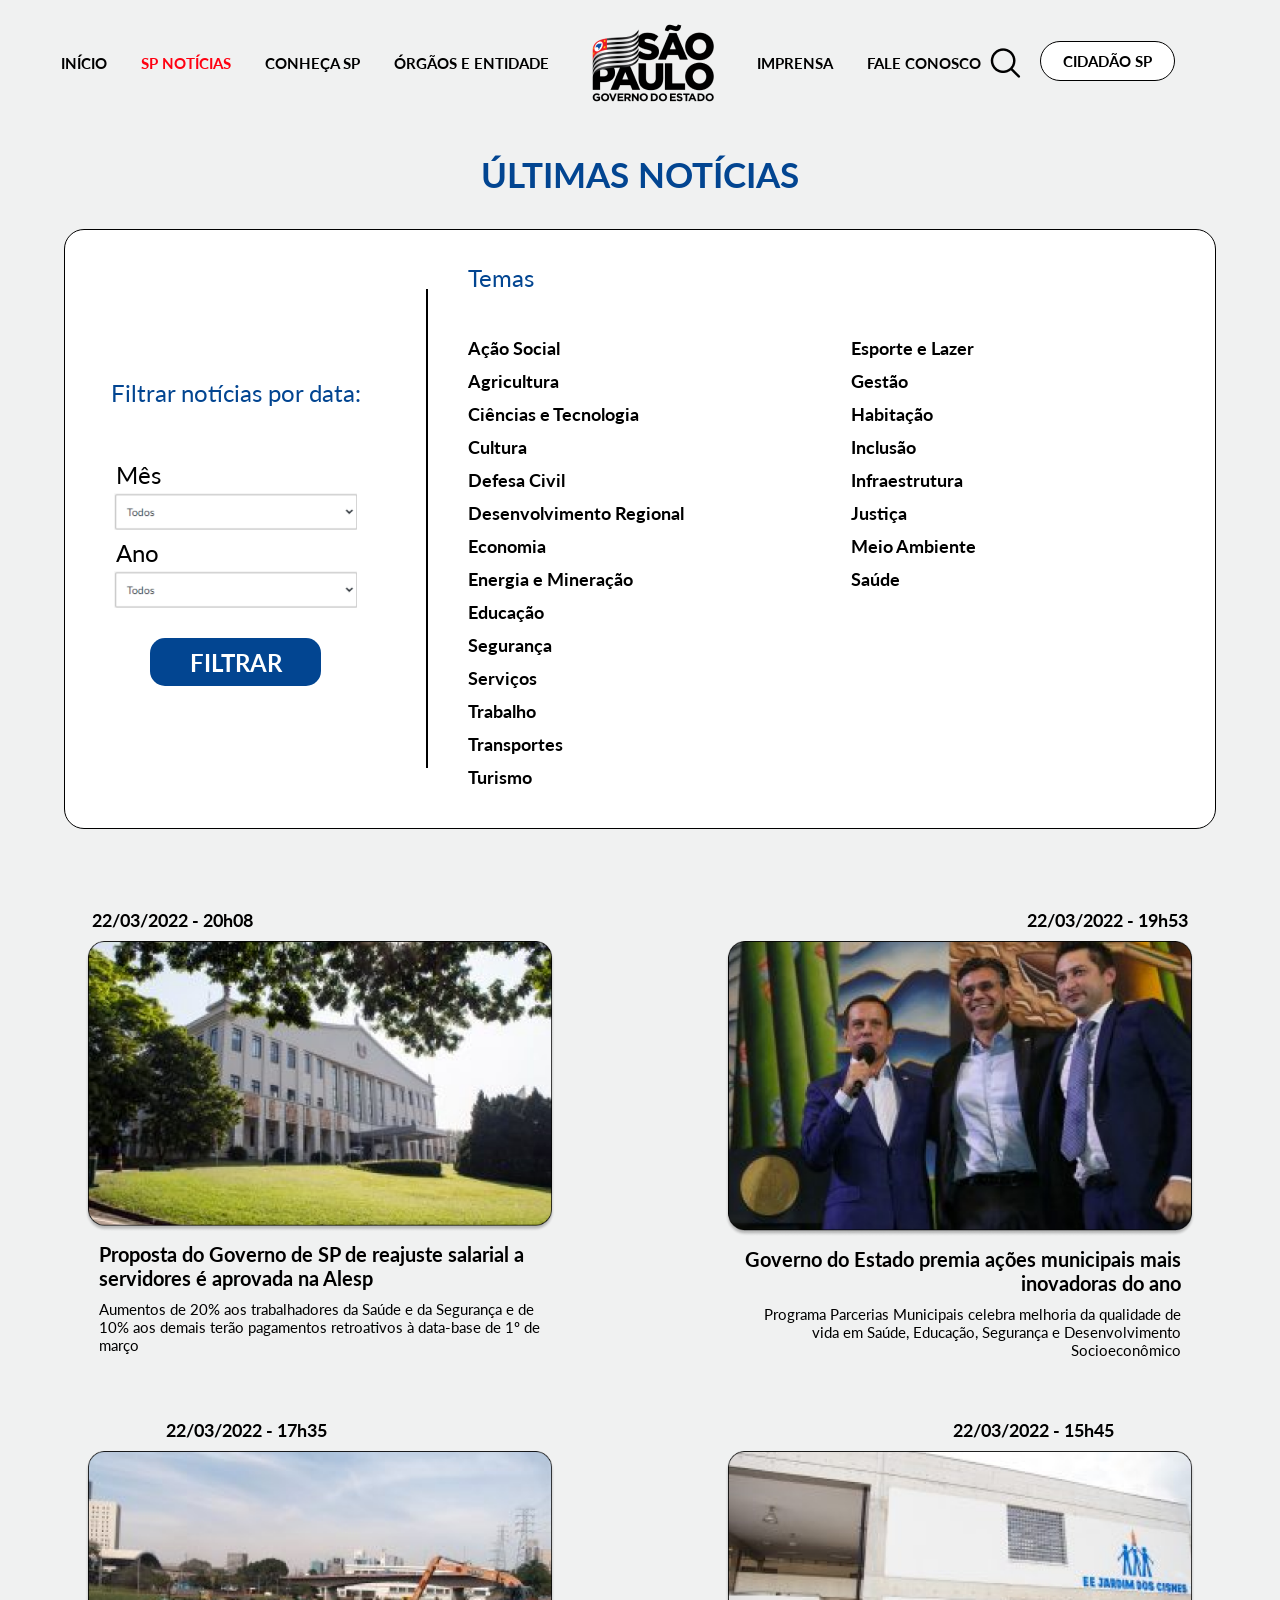
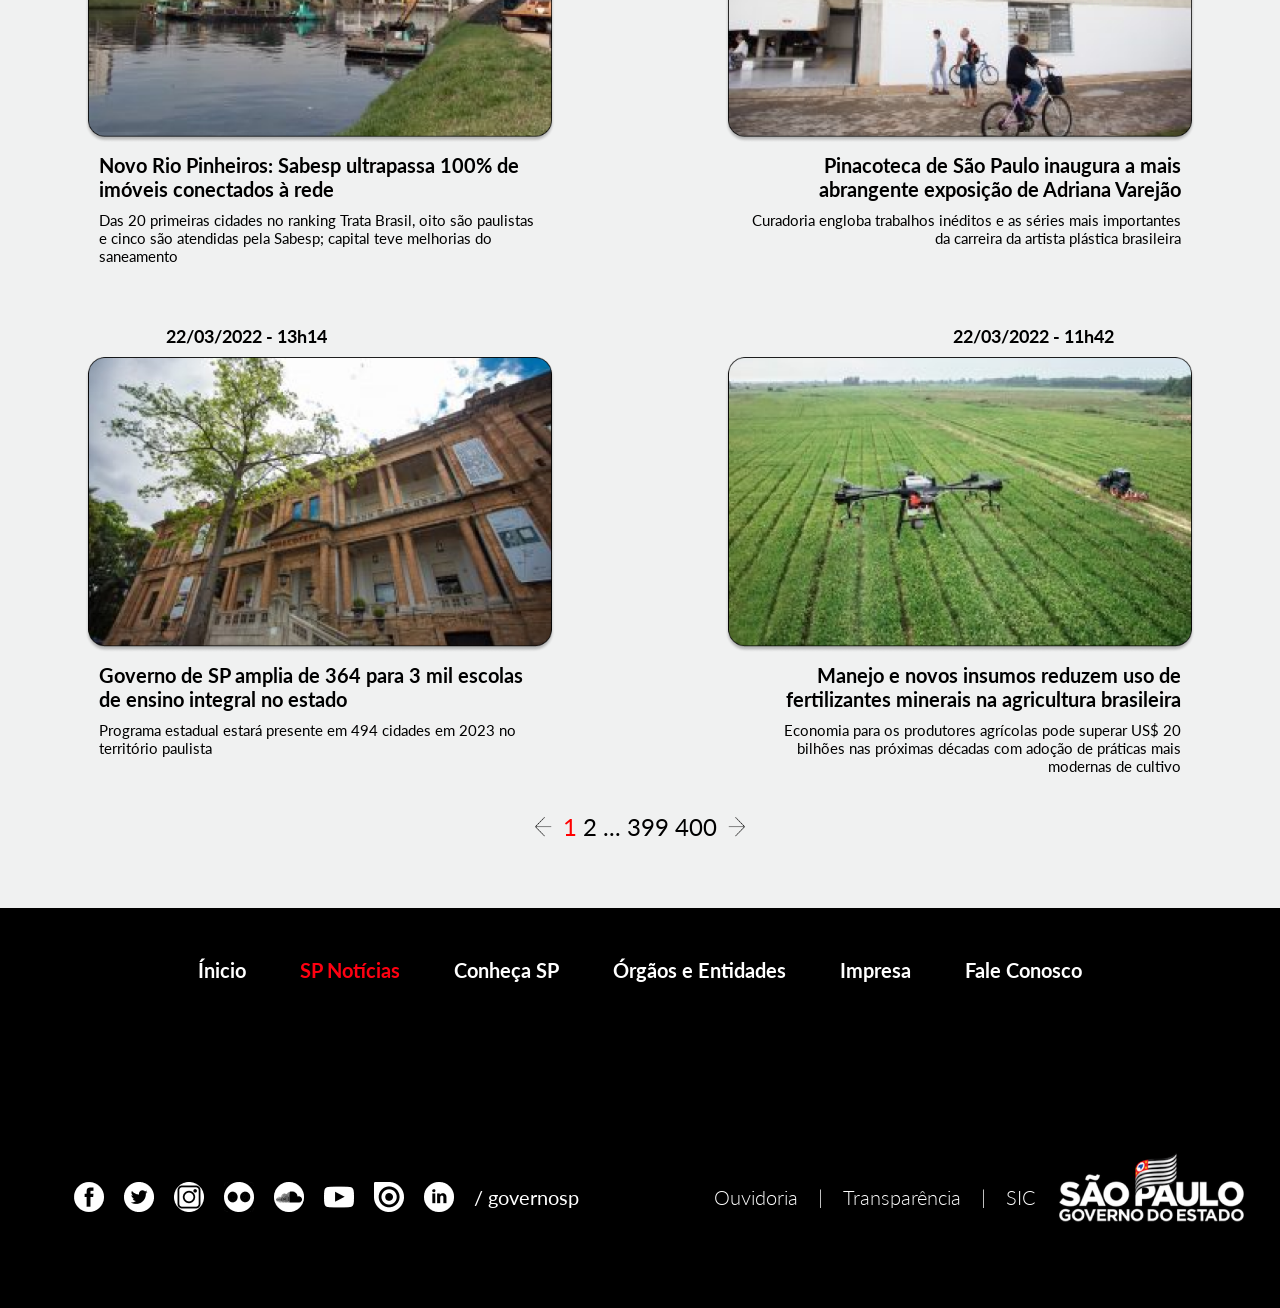
<file: paginas/noticias.html>
<!DOCTYPE html>
<html lang="pt-br">
<head>
    <link rel="stylesheet" type="text/css" href="css-imprensa.css">
    <meta name="viewport" content="width=device-width, initial-scale=1.0">
    <meta charset="UTF-8">
    <link rel="icon" href="../bandeira.ico" type="image/x-icon" />
    <link href="https://fonts.googleapis.com/css2?family=Lato:ital,wght@0,100;0,300;0,400;0,700;0,900;1,100;1,300;1,400;1,700;1,900&display=swap" rel="stylesheet">
    <link rel="stylesheet" href="noticias.css">
    <title>Últimas Notícias</title>
</head>
<body>
    <main>
        <header class="desktop">
            <nav class="paginas">
            <a href="../index.html" class="links">INÍCIO</a>
            <a href="" class="links select">SP NOTÍCIAS</a>
            <a href="conheca.html" class="links">CONHEÇA SP</a>
            <a href="orgao.html" class="links">ÓRGÃOS E ENTIDADE</a>
            <img src="../imagens/logo.png" class="logo">
            <a href="imprensa.html" class="links">IMPRENSA</a>
            <a href="faleconosco.html" class="links">FALE CONOSCO</a>
            <img src="../imagens/lupa.png" class="icone-busca">
            <button class="botao-cidadao"><a href="http://www.cidadao.sp.gov.br/" target="_blank">CIDADÃO SP</a></button>
            </nav>
        </header>
    
        <header class="mobile">
            <nav class="navbar">
            <img src="../imagens/lupa.png" class="icone-busca">
            <img src="../imagens/logo.png" class="logo-mobile">
    
            <ul class="nav-menu">
                <li class="nav-item">
                    <a href="../index.html" class="nav-link">INÍCIO</a>
                </li>
    
                <li class="nav-item">
                    <a href="" class="nav-link select">SP NOTÍCIAS</a>
                </li>
    
                <li class="nav-item">
                    <a href="conheca.html" class="nav-link">CONHEÇA SP</a>
                </li>
    
                <li class="nav-item">
                    <a href="orgao.html" class="nav-link">ÓRGÃOS E ENTIDADES</a>
                </li>
    
                <li class="nav-item">
                    <a href="imprensa.html" class="nav-link">IMPRENSA</a>
                </li>
    
                <li class="nav-item">
                    <a href="faleconosco.html" class="nav-link">FALE CONOSCO</a>
                </li>
            </ul>
    
                <div class="hamburger">
                    <span class="bar"></span>
                    <span class="bar"></span>
                    <span class="bar"></span>
                </div>                                    
            </nav>
        </header>
        <section class="section_1">
            <a class="ultimas_noticias">ÚLTIMAS NOTÍCIAS</a>

            <article class="article-principal">
                
                <div class="filtrar_por_data">
                    <div class="filtros">
                        <a class="filtrar">Filtrar notícias por data:</a>   
                        <div class="filtrar_1">
                            <p>Mês</p>
                            <img src="../imagens/Screenshot_2.png" class="img-date">
                            <p>Ano</p>
                            <img src="../imagens/Screenshot_2.png" class="img-date">
                            <button>FILTRAR </button>
                        </div>
                    </div>
                </div>         

                <div class="linha"></div>

                <div class="article-02">
                    <p>Temas</p>
                    <div class="temas">
                        <div class="coluna">
                            <a href="https://www.saopaulo.sp.gov.br/spnoticias/ultimas-noticias/acao-social/" target="_blank">Ação Social</a>  
                            <a href="https://www.saopaulo.sp.gov.br/spnoticias/ultimas-noticias/agricultura" target="_blank">Agricultura</a>
                            <a href="https://www.saopaulo.sp.gov.br/spnoticias/ultimas-noticias/ciencia-e-tecnologia" target="_blank">Ciências e Tecnologia</a>
                            <a href="https://www.saopaulo.sp.gov.br/spnoticias/ultimas-noticias/cultura" target="_blank">Cultura</a>
                            <a href="https://www.saopaulo.sp.gov.br/spnoticias/orgaos-governamentais/defesa-civil" target="_blank">Defesa Civil</a>
                            <a href="https://www.saopaulo.sp.gov.br/secretaria-de-desenvolvimento-regional/" target="_blank">Desenvolvimento Regional</a>
                            <a href="https://www.saopaulo.sp.gov.br/spnoticias/ultimas-noticias/economia" target="_blank">Economia</a>
                            <a href="https://www.saopaulo.sp.gov.br/spnoticias/orgaos-governamentais/secretaria-de-energia-e-mineracao" target="_blank">Energia e Mineração</a>
                            <a href="https://www.saopaulo.sp.gov.br/ultimas-noticias/educacao" target="_blank">Educação</a>
                        </div>
                        <div class="coluna">
                            <a href="https://www.saopaulo.sp.gov.br/spnoticias/ultimas-noticias/esporte-e-lazer" target="_blank">Esporte e Lazer</a>
                            <a href="https://www.saopaulo.sp.gov.br/spnoticias/ultimas-noticias/gestao" target="_blank">Gestão</a>
                            <a href="https://www.saopaulo.sp.gov.br/spnoticias/ultimas-noticias/habitacao" target="_blank">Habitação</a>
                            <a href="https://www.saopaulo.sp.gov.br/spnoticias/ultimas-noticias/inclusao" target="_blank">Inclusão</a>
                            <a href="https://www.saopaulo.sp.gov.br/spnoticias/ultimas-noticias/infraestrutura" target="_blank">Infraestrutura</a>
                            <a href="https://www.saopaulo.sp.gov.br/spnoticias/ultimas-noticias/justica" target="_blank">Justiça</a>
                            <a href="https://www.saopaulo.sp.gov.br/spnoticias/ultimas-noticias/meio-ambiente" target="_blank">Meio Ambiente</a>
                            <a href="https://www.saopaulo.sp.gov.br/spnoticias/ultimas-noticias/saude" target="_blank"> Saúde</a>                            
                        </div>
                        <div class="coluna">
                            <a href="https://www.saopaulo.sp.gov.br/spnoticias/ultimas-noticias/seguranca" target="_blank">Segurança</a> 
                            <a href="https://www.saopaulo.sp.gov.br/spnoticias/ultimas-noticias/servicos" target="_blank">Serviços</a> 
                            <a href="https://www.saopaulo.sp.gov.br/spnoticias/ultimas-noticias/trabalho" target="_blank">Trabalho</a>
                            <a href="https://www.saopaulo.sp.gov.br/spnoticias/ultimas-noticias/transportes" target="_blank">Transportes</a>
                            <a href="https://www.saopaulo.sp.gov.br/spnoticias/ultimas-noticias/turismo" target="_blank">Turismo</a>
                        </div>        
                    </div>
                </div>
            </article>
        </section>
        <section class="noticias">
            <div class="noticia" id="a">
                <h5>22/03/2022 - 20h08</h5>
                <a href="https://www.saopaulo.sp.gov.br/spnoticias/proposta-do-governo-de-sp-de-reajuste-salarial-a-servidores-e-aprovada-na-alesp-2/" target="_blank">
                    <img src="../imagens/noticia1.png">
                    <div class="text-noticias">
                        <h1>Proposta do Governo de SP de reajuste salarial a servidores é aprovada na Alesp </h1>
                </a>
                        <p>Aumentos de 20% aos trabalhadores da Saúde e da Segurança e de 10%
                        aos demais terão pagamentos retroativos à data-base de 1º de março </p>
                    </div>
            </div>
            <div class="noticia" id="b">
                <h5>22/03/2022 - 19h53</h5>
                <a href="https://www.saopaulo.sp.gov.br/secretaria-de-desenvolvimento-regional/governo-do-estado-premia-acoes-municipais-mais-inovadoras-do-ano/" target="_blank">
                    <img src="../imagens/noticia2.png">
                    <div class="left">
                        <h1>Governo do Estado premia ações municipais mais inovadoras do ano </h1>
                </a>
                        <p>Programa Parcerias Municipais celebra melhoria da qualidade de vida em 
                        Saúde, Educação, Segurança e Desenvolvimento Socioeconômico </p>
                    </div>
            </div>
            <div class="noticia" id="c">
                <h5>22/03/2022 - 17h35</h5>
                <a href="https://www.saopaulo.sp.gov.br/spnoticias/novo-rio-pinheiros-sabesp-ultrapassa-100-de-imoveis-conectados-a-rede/" target="_blank">
                    <img src="../imagens/noticia3.png">
                    <div class="text-noticias">
                        <h1>Novo Rio Pinheiros: Sabesp ultrapassa 100% de imóveis conectados à rede </h1>
                </a>
                        <p>Das 20 primeiras cidades no ranking 
                        Trata Brasil, oito são paulistas e cinco são atendidas pela Sabesp; capital teve melhorias do saneamento </p>
                    </div>
            </div>
            <div class="noticia" id="d">
                <h5>22/03/2022 - 15h45</h5>
                <a href="https://www.saopaulo.sp.gov.br/spnoticias/pinacoteca-de-sao-paulo-inaugura-a-mais-abrangente-exposicao-de-adriana-varejao/" target="_blank">
                    <img src="../imagens/noticia4.png">
                    <div class="left">
                        <h1>Pinacoteca de São Paulo inaugura a mais abrangente exposição de Adriana Varejão </h1>
                </a>
                        <p>Curadoria engloba trabalhos inéditos e as séries mais 
                        importantes da carreira da artista plástica brasileira </p>
                    </div>
            </div>
            <div class="noticia" id="e">
                <h5>22/03/2022 - 13h14</h5>
                <a href="https://www.saopaulo.sp.gov.br/spnoticias/governo-de-sp-amplia-de-364-para-3-mil-escolas-de-ensino-integral-no-estado/" target="_blank">
                    <img src="../imagens/noticia5.png">
                    <div class="text-noticias">
                        <h1>Governo de SP amplia de 364 para 3 mil escolas de ensino integral no estado </h1>
                </a>
                        <p>Programa estadual estará presente em 494 cidades em 2023 no território paulista </p>
                    </div>
            </div>
            <div class="noticia" id="f">
                <h5>22/03/2022 - 11h42</h5>
                <a href="https://www.saopaulo.sp.gov.br/spnoticias/manejo-e-novos-insumos-reduzem-uso-de-fertilizantes-minerais-na-agricultura-brasileira/" target="_blank">
                    <img src="../imagens/noticia6.png">
                    <div class="left">
                        <h1>Manejo e novos insumos reduzem uso de fertilizantes minerais na agricultura brasileira </h1>
                </a>
                        <p>Economia para os produtores agrícolas pode superar
                        US$ 20 bilhões nas próximas décadas com adoção de práticas mais modernas de cultivo </p>
                    </div>
            </div>
        </section>
        <section class="numerador_pag">
            <div class="proxima_pag">
                <img src="../imagens/seta esquerda.png">
                <p class="numeros-page"><span class="page-1">1</span> 2 ... 399 400</p>
                <img src="../imagens/seta direita 1.png">
            </div>
        </section>

        <footer class="rodape">
            <div class="link-rodape">
                <a href="../index.html" class="links-rodape">Ínicio</a>
                <a href="" class="select">SP Notícias</a>
                <a href="conheca.html" class="links-rodape">Conheça SP</a>
                <a href="orgao.html" class="links-rodape">Órgãos e Entidades</a>
                <a href="imprensa.html" class="links-rodape">Impresa</a>
                <a href="faleconosco.html" class="links-rodape">Fale Conosco</a>
            </div>

            <div class="icones-branco">
                <a href="https://www.facebook.com/governosp/" target="_blank"><img src="../imagens/facebook-branco.png"></a>
                <a href="https://www.twitter.com/governosp/" target="_blank"><img src="../imagens/twitter-branco.png"></a>
                <a href="https://www.instagram.com/governosp/" target="_blank"><img src="../imagens/instagram-branco.png"></a>
                <a href="https://www.flickr.com/governosp/" target="_blank"><img src="../imagens/flickr-branco.png"></a>
                <a href="https://soundcloud.com/governosp/" target="_blank"><img src="../imagens/soundcloud-branco.png"></a>
                <a href="https://www.youtube.com/governosp/" target="_blank"><img src="../imagens/youtube-branco.png"></a>
                <a href="https://www.issuu.com/governosp/" target="_blank"><img src="../imagens/issuu-branco.png"></a>
                <a href="https://www.linkedin.com/company/governosp/" target="_blank"><img src="../imagens/linkedin-branco.png"></a>
                <p> / governosp </p>
            </div>

            <div class="contatos">            
                <div class="palavras">
                    <a href="https://www.ouvidoria.sp.gov.br/Portal/Default.aspx" target="_blank"><h1>Ouvidoria</h1></a>
                    <h1>|</h1>
                    <a href="http://www.transparencia.sp.gov.br/" target="_blank"><h1>Transparência</h1></a>
                    <h1>|</h1>
                    <a href="http://www.sic.sp.gov.br/" target="_blank"><h1>SIC</h1></a>
                    <div class="logo-branca"><img src="../imagens/logo-branca.png"></div>
                </div>           
            </div><!--contatos-->
        </footer>    
    </main>
    <script src="../js/menu.js"></script>
</body>
</html>
</file>
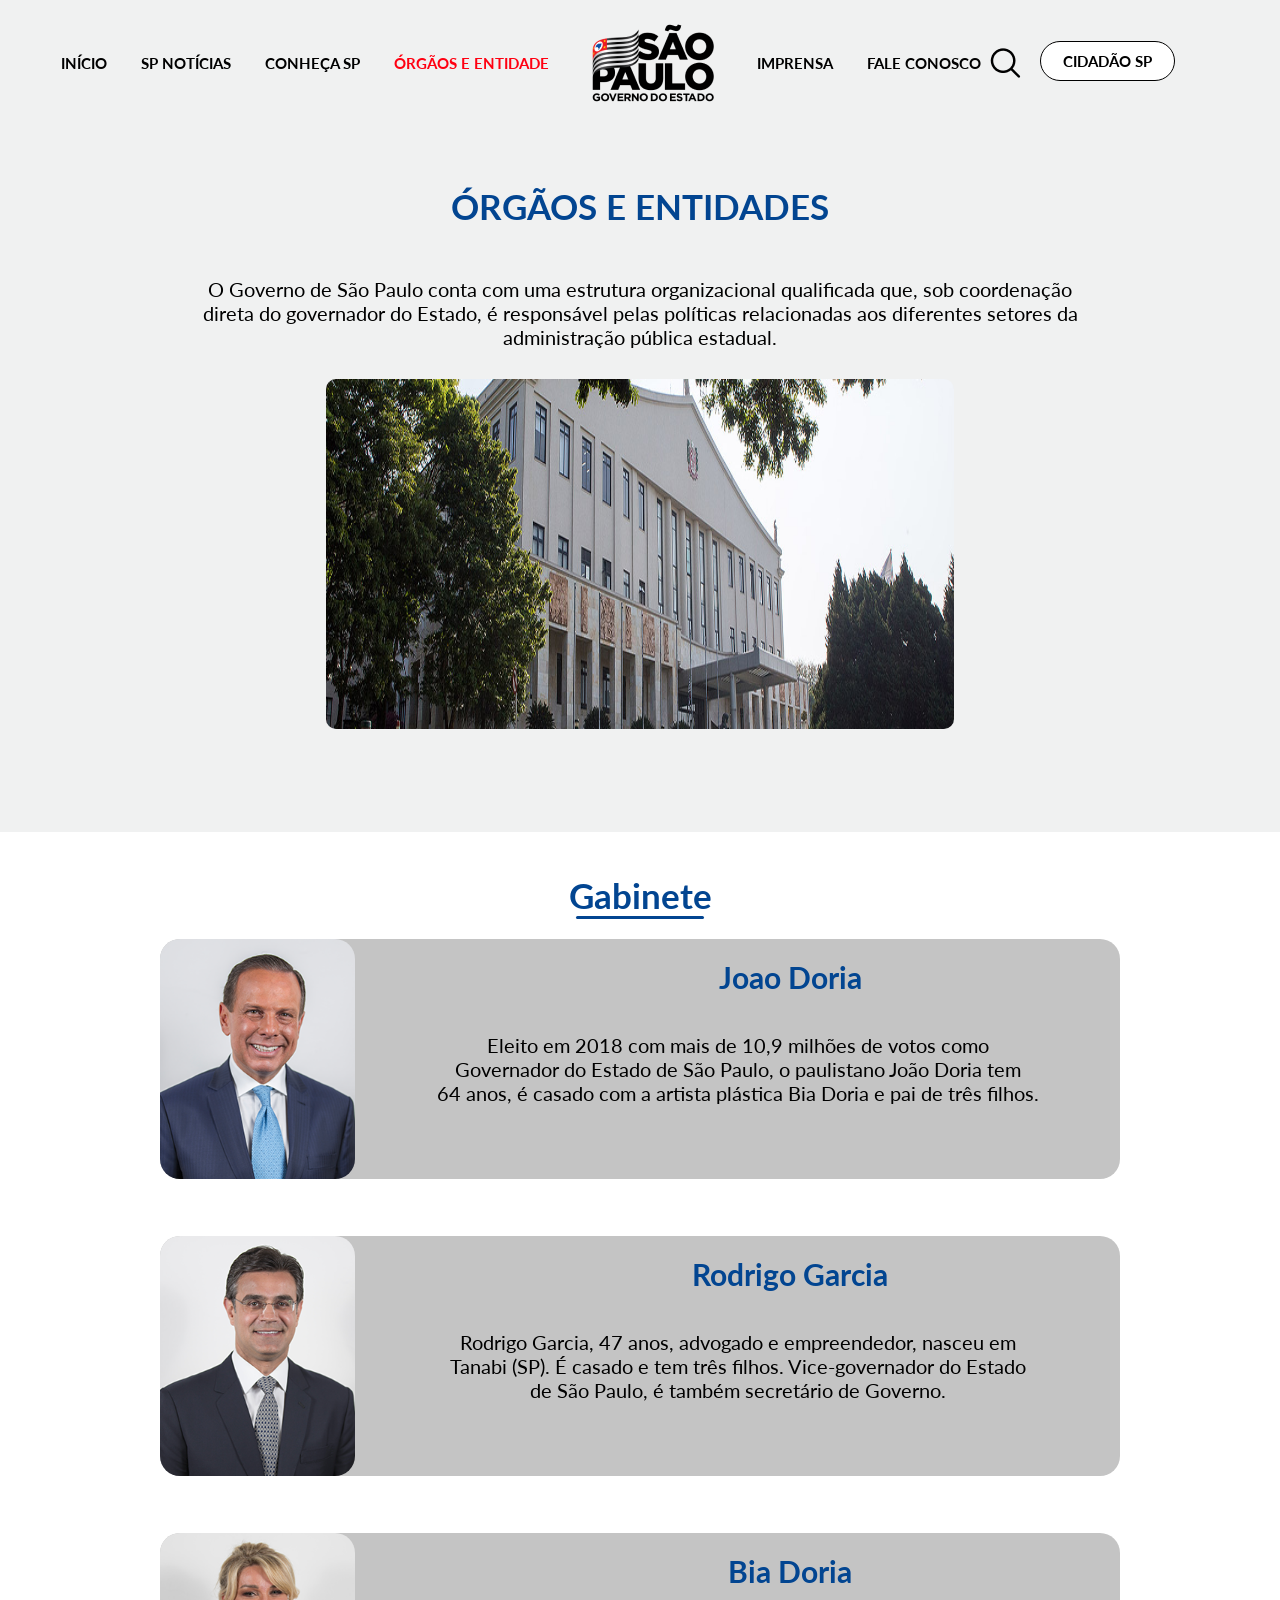
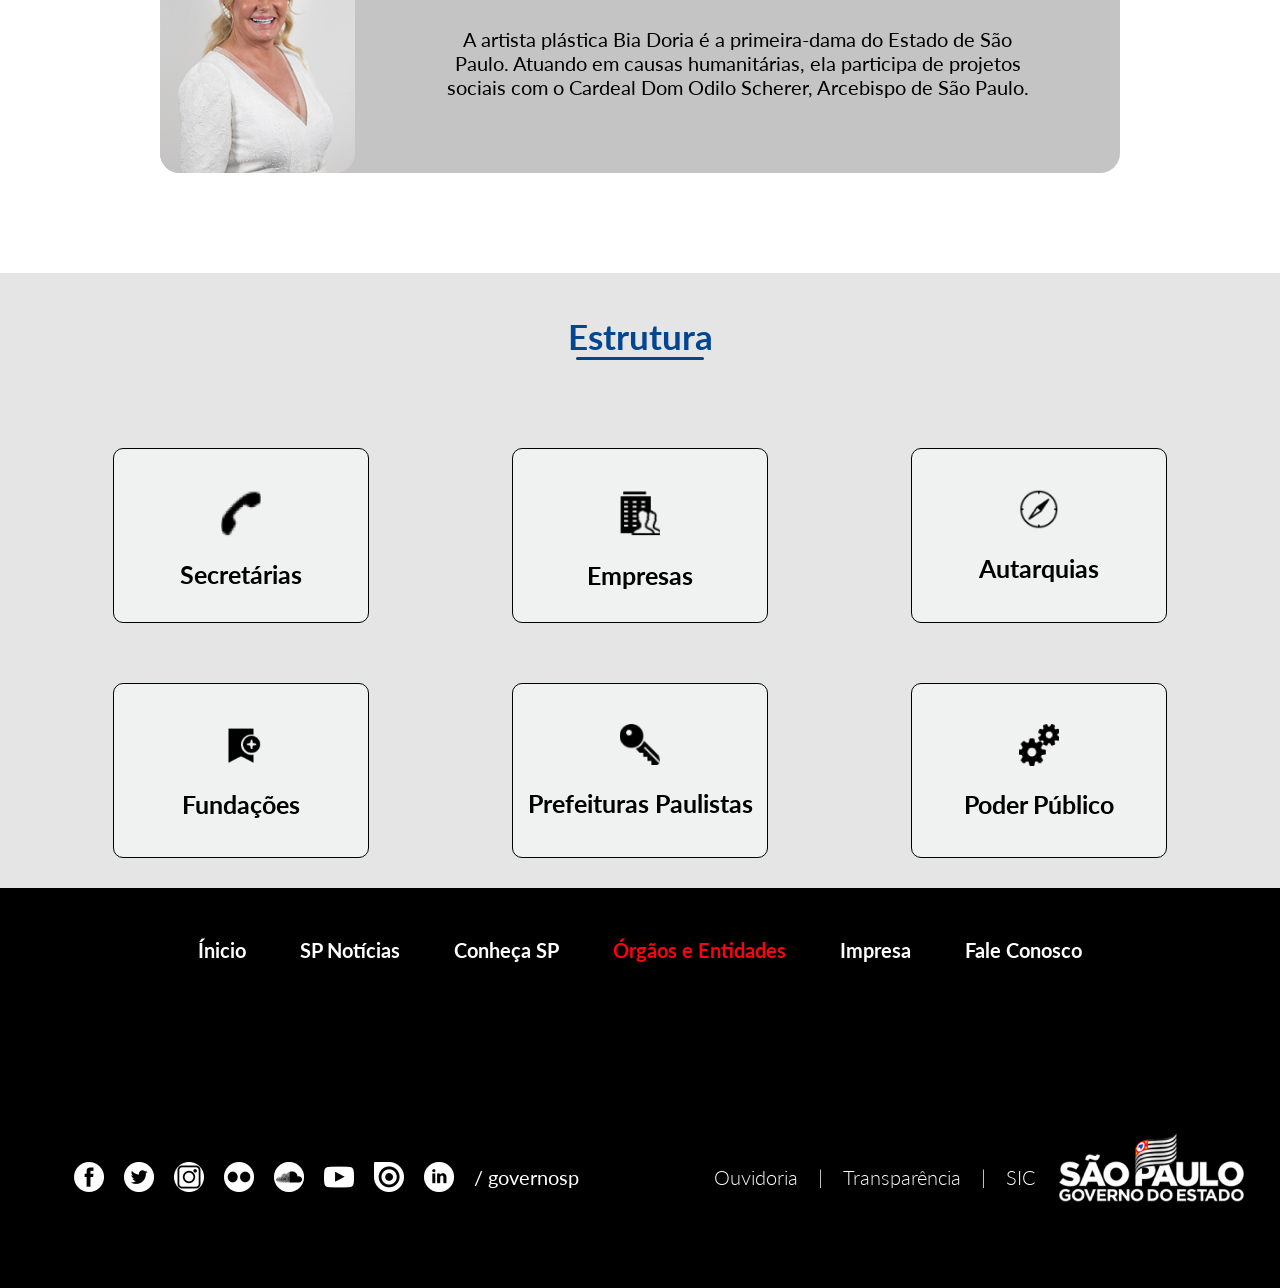
<file: paginas/orgao.html>
<!DOCTYPE html>
<html lang="pt-br">
            <head>
                <meta charset="utf-8" />
                <meta http-equiv="content-language" content="pt-br, en-US," />
                <meta http-equiv="X-UA-Compatible" content="IE=edge">
                <meta name="viewport" content="width=device-width, initial-scale=1.0">
                <title>Órgãos e Entidades</title>
                <link rel="stylesheet" href="orgao.css" type="text/css">
                <link rel="icon" href="../bandeira.ico" type="image/x-icon" />
                <link href="https://fonts.googleapis.com/css2?family=Lato:ital,wght@0,100;0,300;0,400;0,700;0,900;1,100;1,300;1,400;1,700;1,900&display=swap" rel="stylesheet">
            </head>
    <body>
        <main>    
            <header class="desktop">
                <nav class="paginas">
                <a href="../index.html" class="links">INÍCIO</a>
                <a href="noticias.html" class="links">SP NOTÍCIAS</a>
                <a href="conheca.html" class="links">CONHEÇA SP</a>
                <a href="#" class="links select">ÓRGÃOS E ENTIDADE</a>
                <img src="../imagens/logo.png" class="logo">
                <a href="imprensa.html" class="links">IMPRENSA</a>
                <a href="faleconosco.html" class="links">FALE CONOSCO</a>
                <img src="../imagens/lupa.png" class="icone-busca">
                <button class="botao-cidadao"><a href="http://www.cidadao.sp.gov.br/" target="_blank">CIDADÃO SP</a></button>
                </nav>
            </header>

            <header class="mobile">
                <nav class="navbar">
                <img src="../imagens/lupa.png" class="icone-busca">
                <img src="../imagens/logo.png" class="logo-mobile">

                <ul class="nav-menu">
                    <li class="nav-item">
                        <a href="../index.html" class="nav-link">INÍCIO</a>
                    </li>

                    <li class="nav-item">
                        <a href="noticias.html" class="nav-link">SP NOTÍCIAS</a>
                    </li>

                    <li class="nav-item">
                        <a href="conheca.html" class="nav-link">CONHEÇA SP</a>
                    </li>

                    <li class="nav-item">
                        <a href="#" class="nav-link select">ÓRGÃOS E ENTIDADES</a>
                    </li>

                    <li class="nav-item">
                        <a href="imprensa.html" class="nav-link">IMPRENSA</a>
                    </li>

                    <li class="nav-item">
                        <a href="faleconosco.html" class="nav-link">FALE CONOSCO</a>
                    </li>
                </ul>

                    <div class="hamburger">
                        <span class="bar"></span>
                        <span class="bar"></span>
                        <span class="bar"></span>
                    </div>                                    
                </nav>
            </header>
                <header id="orgao_titulo">
                    <span class="texto2"> ÓRGÃOS E ENTIDADES</span>
                </header>
                <p class="negrito">O Governo de São Paulo conta com uma estrutura organizacional qualificada que, sob coordenação<br> direta do governador do Estado, é responsável pelas políticas relacionadas aos diferentes setores da<br> administração pública estadual.</p>
            
            <div id="plano_imag">
                <img src="../imagens/castelo.jpeg">
            </div>
            <section id="gabinete">
                <h4> <br>Gabinete</h4>
                <article id="deco1">
                </article>
<!--__________________________________doria______________________________________-->
<section id="perfil1">
        
    <a href="https://www.saopaulo.sp.gov.br/orgaos-e-entidades/governador" target="_blank"><div id="dori">
        <picture>
            <source media="(max-width:547px)" srcset="../imagens/doria2.jpeg">
            <img src="../imagens/doria.jpeg">
        </picture>
        
    </div>
   <header id="title2">Joao Doria</header></a>
   <br>
   <br>
<article id="sub_text">
Eleito em 2018 com mais de 10,9 milhões de votos como<br> Governador do Estado de São Paulo, o paulistano João Doria tem <br>64 anos, é casado com a artista plástica Bia Doria e pai de três filhos.
</article>
</section>
 <!--_____________________________________rodrigo___________________________________-->
 <br>
 <br>
 <br>
 <section id="perfil_2">
    <a href="https://www.saopaulo.sp.gov.br/orgaos-e-entidades/orgaos-e-entidades/vice-governador/" target="_blank"><div id="rodrigo">
         
         
         <picture>
             <source media="(max-width:547px)" srcset="../imagens/rodrigo2.jpeg">
            <img src="../imagens/rodrigo.jpeg"></picture>
       
     </div>
    <header id="title2">Rodrigo Garcia </header></a>
    <br>
    <br>
<article id="sub_text">
 Rodrigo Garcia, 47 anos, advogado e empreendedor, nasceu em <br>Tanabi (SP). É casado e tem três filhos. Vice-governador do Estado<br> de São Paulo, é também secretário de Governo.
</article>
</section>
<!--_____________________________________bia_______________________________________-->
<br>
 <br>
 <br>
 <section id="perfil_3">
    <a href="https://www.saopaulo.sp.gov.br/orgaos-e-entidades/orgaos-e-entidades/fussp/" target="_blank"><div id="bia">
         <picture>
            <source media="(max-width:547px)" srcset="../imagens/bia2.jpeg">
             <img src="../imagens/bia.jpeg">
            </picture>
     </div>
    <header id="title2">Bia Doria </header></a>
    <br>
    <br>
<article id="sub_text">
 A artista plástica Bia Doria é a primeira-dama do Estado de São<br> Paulo. Atuando em causas humanitárias, ela participa de projetos<br> sociais com o Cardeal Dom Odilo Scherer, Arcebispo de São Paulo.
</article>
 </section>

 </div>
<section id="estrutura">
    <h4> <br>Estrutura</h4>
    <article id="deco1">
    </article>
    <br><br>
    <section id="container1">
<article id="caixa1"><a href="https://www.saopaulo.sp.gov.br/orgaos-e-entidades/secretarias"  target="_blank"> <img src="../imagens/tel.png" > <br> <span class="letr">     Secretárias</span> </a> </article>
<article id="caixa2"><a href="https://www.saopaulo.sp.gov.br/orgaos-e-entidades/empresas"  target="_blank"> <img src="../imagens/empresa.png">  <br>   <span class="letr"> Empresas</span> </a></article>
<article id="caixa3"><a href="https://www.saopaulo.sp.gov.br/orgaos-e-entidades/autarquias"  target="_blank"> <img src="../imagens/sol.png">  <br>  <span class="letr">  Autarquias</span> </a></article>
</section> 
<section id="container2">
<article id="caixa4"><a href="https://www.saopaulo.sp.gov.br/orgaos-e-entidades/fundacoes"  target="_blank"> <img src="../imagens/adc.png">  <br> <span class="letr"> Fundações</span> </a></article>
<article id="caixa5"><a href="https://www.saopaulo.sp.gov.br/orgaos-e-entidades/poder-publico"  target="_blank"> <img src="../imagens/chave.png"> <br>   <span class="letr">Prefeituras Paulistas</span></a> </article>
<article id="caixa6"><a href="https://www.saopaulo.sp.gov.br/orgaos-e-entidades/prefeituras-paulistas"  target="_blank"> <img src="../imagens/conf.png"> <br>  <span class="letr"> Poder Público</span></a> </article>
    </section> 
</section>

<footer class="rodape">
    <div class="link-rodape">
        <a href="../index.html" class="links-rodape">Ínicio</a>
        <a href="noticias.html" class="links-rodape">SP Notícias</a>
        <a href="conheca.html" class="links-rodape">Conheça SP</a>
        <a href="" class=" select">Órgãos e Entidades</a>
        <a href="imprensa.html" class="links-rodape">Impresa</a>
        <a href="faleconosco.html" class="links-rodape">Fale Conosco</a>
    </div>

                <div class="icones-branco">
                    <a href="https://www.facebook.com/governosp/" target="_blank"><img src="../imagens/facebook-branco.png"></a>
                    <a href="https://www.twitter.com/governosp/" target="_blank"><img src="../imagens/twitter-branco.png"></a>
                    <a href="https://www.instagram.com/governosp/" target="_blank"><img src="../imagens/instagram-branco.png"></a>
                    <a href="https://www.flickr.com/governosp/" target="_blank"><img src="../imagens/flickr-branco.png"></a>
                    <a href="https://soundcloud.com/governosp/" target="_blank"><img src="../imagens/soundcloud-branco.png"></a>
                    <a href="https://www.youtube.com/governosp/" target="_blank"><img src="../imagens/youtube-branco.png"></a>
                    <a href="https://www.issuu.com/governosp/" target="_blank"><img src="../imagens/issuu-branco.png"></a>
                    <a href="https://www.linkedin.com/company/governosp/" target="_blank"><img src="../imagens/linkedin-branco.png"></a>
                    <p> / governosp </p>
                </div>

                <div class="contatos">            
                    <div class="palavras">
                        <a href="https://www.ouvidoria.sp.gov.br/Portal/Default.aspx" target="_blank"><h1>Ouvidoria</h1></a>
                        <h1>|</h1>
                        <a href="http://www.transparencia.sp.gov.br/" target="_blank"><h1>Transparência</h1></a>
                        <h1>|</h1>
                        <a href="http://www.sic.sp.gov.br/" target="_blank"><h1>SIC</h1></a>
                        <div class="logo-branca"><img src="../imagens/logo-branca.png"></div>
                    </div>           
                </div><!--contatos-->
            </footer>  
        </main>
        <script src="../js/menu.js"></script>
    </body>
    </html>
</file>
<file: css/style.css>
* {
    margin: 0;
    padding: 0;
    border: 0;
    box-sizing: border-box;
    font-family: 'Lato';
    text-align: center;
    text-decoration: none;
}

html,body{
	width: 100%;
    background-color: #F0F1F1;
}

main {
    position: relative;
    width: 100%;
    height: auto;
    margin: auto;
    max-width: 1920px;
    background-color: #F0F1F1;
}

.noticias{
    width: 100%;
    height: 50px;
    background-color: #000000;
    margin-top: 20px;
}

.noticias button{
    width: 150px;
    height: 50px;
    float: left;
    color: white;
    margin-left: 10%;
    border-radius: 10px;
    background-color: #024591;
}

.noticias p{
    float: left;
    color: white;
    margin-left: 1%;
    margin-top: 15px;
}

.desktop {
    position: relative;
    width: 100%;
    height: 75px;
    font-size: 12px;
    margin-top: 20px;
    margin-left: -30px;
}

.paginas, .links,img{
	text-decoration: none;
	color: black;
	list-style-type: none;
    font-size: 15px;
    vertical-align: middle;
    padding: 0 15px;
}

.links:hover{color: #FF0011;}

.select:hover{color: #FF0011;}

.select{color: #FF0011;}

.botao-cidadao{
    background-color: #fff;
    border: black 1.5px solid;
    border-radius: 20px;
    width: 135px;
    height: 40px;
    text-decoration: none;
	color: black;
    font-size: 15px;
    padding: 0 15px;
	color: black;
	list-style-type: none;
    cursor: pointer;
}

.botao-cidadao a{
    text-decoration: none;
	color: black;
	list-style-type: none;
    cursor: pointer;
}

.mobile{
    position: relative;
    display: none;
}

.navbar{
    position: relative;
    min-height: 100px;
    display: flex;
    justify-content: space-between;
    align-items: center;
    padding: 0 24px;
    background-color: #fff;
    border: 1px solid;
    box-shadow: 0px 1px 5px #000;
    font-size: 16px;
}

a{
    font-weight: bold;
    color: #000;
}

.hamburger{
    display: none;
    cursor: pointer;
}

.bar{
    display: block;
    width: 30px;
    height: 5px;
    margin: 5px auto;
    -webkit-transition: all 0.3s;
    transition: all 0.3s;
    background-color: #000;
}

.logo-mobile{
    width: 140px;
    height: auto;
}

.icone-busca{
    width: auto;
    height: auto;
    margin-left: -25px;
    cursor: pointer;
}

.capa{
    width: 100%;
    height: 720px;
    margin-top: 50px;
}

.sessao-img{
    width: 50%;
    float: left;
}

.sessao-img img{
    width: 90%;
    height: 90%;
    float: right;
}

.sessao-txt{
    width: 50%;
    float: left;
    text-align: center;
    padding-right: 2%;
}

.texto-capa{
    font-size: 50px;
    text-align: right;
    margin: 90px auto 0 auto;
    display: flex;
    padding: 0 3%;
    padding-right: 10%;
    justify-content: center;
}

.download{
    margin: 30px auto;
}

.download img{
    width: 25%;
}

.boneco img{
    width: 25%;
    margin: 20px auto;
}

.vacina{
    position: relative;
    width: 100%;
    height: 500px;
}

.linha{
    width: 80%;
    height: 3px;
    margin: 20px auto;
    background-color: #024591;
}

.vacinometro{
    width: 80%;
    margin: 20px auto;
    border-radius: 20px; 
    height: 523px;
    background-color: #024591;
}

.vacinometro h3{
    color: white;
    font-size: 30px;
    margin: 15px auto;
    float: left;
    padding-left: 30%;
    background-color: #024591;
}

.vacinometro button{
    color: #024591;
    font-size: 15px;
    width:  200px;
    height: 40px;
    margin: 10px 0 0 10px;
    border-radius: 10px; 
    float: left;
    background-color: white;
    cursor: pointer;
}

.vacinometro button a{
    color: #024591;
    text-decoration: none;
}

.vacinas{
    position: relative;
    width: 99.9%;
    height: 455px;
    border-radius: 20px;
    margin: auto;
    padding: 15px 0;
    background-color: #F0F1F1;
    clear: both;
}

.populacao{
    width: 30%;
    margin: 0 2%;
    border-radius: 20px; 
    height: 420px;
    background-color: #024591;
    float: left;
}

.populacao h1{
    color: white;
    font-size: 16px;
    margin: 15px auto;
    float: none;
    background-color: #024591;
}

.fundo-vacina{
    width: 99%;
    height: 365px;
    border-radius: 20px;
    padding: 10px;
    margin: auto;
    background-color: white;
    clear: both;
}

.botao-populacao{
    float: left;
    width: 40%;
    height: 30px;
    margin: 0px 5%;
}

.botao-populacao h2{
    font-size: 29px;
    line-height: 40px;
}

.botao-populacao p{
    margin-top: 10px;
    color: #024591;
}

.botao-populacao2{
    float: left;
    width: 40%;
    height: 30px;
    margin: 0px 5%;
    margin-top: 100px;
}

.botao-populacao2 h2{
    font-size: 29px;
    line-height: 40px;
}

.botao-populacao p{
    margin-top: 10px;
    color: #024591;
}

.quantidade{
    width: 100%;
    height: 40px;
    border-radius: 10px;
    color: white;
    background-color: #024591;
}

.doses-aplicadas{
    width: 30%;
    margin: 0 1%;
    border-radius: 20px; 
    height: 420px;
    background-color: #024591;
    float: left;
    text-align: center;
}

.doses-aplicadas h1{
    color: white;
    font-size: 16px;
    margin: 15px auto;
    padding: 0 2%;
    background-color: #024591;
}

.botao-branco{
    float: left;
    width: 33.3%;
    height: 30px;
    padding: 0px 1%;
    margin-top: 10px;
}

.dose-adicional{
    float: none;
    clear: both;
    width: 33%;
    height: 30px;
    margin: 0px 33%;
    margin-top: 80px;
}

.dose-adicional p{
    color: #024591;
    font-style: italic;
}

.botao-branco h2{
    font-size: 17px;
    vertical-align: middle;
}

.dose-adicional h2{font-size: 17px;}

.botao-branco p{
    color: #024591;
    font-style: italic;
}

.numeros{
    width: 50%;
    height: 40px;
    border-radius: 10px;
    line-height: 40px;
    color: white;
    display: flex;
    justify-content: center;
    margin: auto;
    background-color: #024591;
}

.numeros2{
    width: 100%;
    height: 35px;
    line-height: 35px;
    border-radius: 10px;
    color: #024591;
    clear: both;
    background-color: #F0F1F1;
    border: #024591 1px solid;
}

.doses-criancas{
    width: 30%;
    margin: 0 1%;
    border-radius: 20px; 
    height: 420px;
    background-color: #024591;
    float: left;
    text-align: center;
}

.doses-criancas h1{
    color: white;
    font-size: 16px;
    margin: 15px auto;
    padding: 0 2%;
    background-color: #024591;
}

.lado-es{
    float: left;
    width: 45%;
    height: 30px;
    padding: 0px 2%;
    margin-top: 20px;
}

.lado-es h2{
    font-size: 35px;
    color: #024591;
    padding-left: 0%;
    margin: auto;
}

.lado-es p{
    font-size: 15px;
    margin-top: 5px;
    color: #024591;
    padding-left: 0%;
    font-style: italic;
}

.lado-es img{
    font-size: 15px;
    margin-top: 50px;
    padding-right: 0%;
    color: #024591;
    object-fit:contain;
}

.linha-vertical{
    width: 0.3%;
    height: 70%;
    float: left;
    margin-left: 5%;
    margin-top: 10px;
    background-color: #024591;
}

.lado-di{
    float: left;
    width: 45%;
    height: 30px;
    padding: 0px 2%;
    margin-top: 20px;
}

.lado-di h2{
    font-size: 35px;
    color: #024591;
    padding-left: 17%;
}

.lado-di p{
    font-size: 15px;
    margin-top: 5px;
    padding-left: 17%;
    font-style: italic;
    color: #024591;
}

.lado-di img{
    font-size: 15px;
    margin-top: 10px;
    padding-left: 55%;
    color: #024591;
}

.saibamais{
    width: 40%;
    height: auto;
    padding: 10px 5%;
}

.gif{
    width: 40%;
    height: auto;
    border-radius: 20px;
    padding: 10px 5%;
}

.ultimas-noticias{
    position: relative;
    width: 100%;
    height: auto;
    background-color: white;
    margin-top: 350px;
}

.ultimas-noticias h1{
    color: #024591;
    font-size: 35px;
    padding-top: 20px;
    padding-right: 80%;
}

.sublinhado{
    width: 8%;
    height: 5px;
    margin-left: 5.5%;
    background-color: #000;
}

.noticia{
    position: relative;
    width: 100%;
}

.fundo-noticia {
    width: 30%;
    margin: 20px auto;
    float: left;
    margin-left: 3%;
}

.fundo-noticia img{
    width: 80%;
    height: auto;
    margin: 20px auto;
    float: none;
}

.fundo-secundario{
    width: 75%;
    height: 200px; 
    margin: 20px auto;
    margin-top: -160px;
    padding-bottom: 20px;
    border-radius: 20px;
    background-color: #F0F1F1;
    box-shadow: 0px 20px 20px gray;
}

.fundo-noticia p{
    height: auto;
    font-size: 15px;
    text-align: left;
    margin:auto;
    padding: 150px 0 0 20px;
}

.botao{
    position: relative;
    width: 180px;
    height: 60px;
    margin: 50px 0;
    font-size: 18px;
    font-style: bold;
    border-radius: 10px;
    background-color: #024591;
    margin-top: 20px;
    cursor: pointer;
}

.botao a{
    color: white;
    text-decoration: none;
}

.informacoes{
    position: relative;
    width: 100%;
    height: 500px;
    float: left;
}

.sociais{
    position: relative;
    width: 50%;
    float: left;
    padding-left: 5%;
}

.sociais h1{
    color: #024591;
    font-size: 35px;
    padding-top: 50px;
    margin: auto;
}

.sublinhado2{
    width: 25%;
    height: 5px;
    margin: auto;
    background-color: #000;
}

.icons{
    margin: auto;
    padding-top: 20px;
}

.icons img{
    width: 55px;
    height: 60px;
    margin: auto;
    padding: 10px 5px;
}

.telegram{
    width: 400px;
    height: 150px;
    margin-top: 20px;
    border-radius: 20px;
    margin: auto;
}

.infografico{
    position: relative;
    width: 50%;
    float: left;
    padding-right: 5%;
}

.infografico h1{
    color: #024591;
    font-size: 35px;
    padding-top: 50px;
    margin: auto;
}

.sublinhado3{
    width: 25%;
    height: 5px;
    margin: auto;
    background-color: #000;
}

.info{
    float: left;
    margin: auto;
    padding: 0 15%;
}

.info img{
    width: auto;
    height: auto;
    float: left;
    padding: 0;
}

.fundo-info{
    width: 100%;
    height: 228px;
    float: left;
    margin: auto;
    margin-top: 50px;
    border-radius: 10px;
    background-color: white;
}

.fundo-info h2{
    font-size: 20px;
    padding: 10px 0 0 250px;
    text-align: left;
}

.fundo-info p{
    font-size: 15px;
    text-align: left;
    padding: 10px 0 0 250px;
}

.orgaos{
    position: relative;
    width: 100%;
    height: 330px;
    background-color: white;
    margin-top: 500px;
}

.orgaos h1{
    color: #024591;
    font-size: 35px;
    padding-top: 50px;
}

.sublinhado5{
    width: 13%;
    height: 5px;
    margin: auto;
    background-color: #000;
}

.botoes button{
    position: relative;
    width: 175px;
    height: 50px;
    font-size: 18px;
    color: #024591;
    font-style: bold;
    border: #000 1px solid;
    border-radius: 10px;
    background-color: #F0F1F1;
    margin: 20px 10px;
    cursor: pointer;
}

.botoes button:hover{
    color: white;
    background-color: #024591;
}

.rodape{
    position: relative;
    width: 100%;
    height: 400px;
    background-color: #000000;
}

.link-rodape{
    height: auto;
    padding-top: 50px;
}

.link-rodape a{
    font-size: 20px;
    padding: 0px 25px;
    cursor: pointer;
    text-decoration: none;
}

.links-rodape{
    color: white;
    font-size: 20px;
    padding: 0px 25px;
    cursor: pointer;
    text-decoration: none;
}

.links-rodape:hover{
    font-size: 20px;
    padding: 0px 25px;
    cursor: pointer;
    text-decoration: none;
    color: #FF0011;
}

.icones-branco{
    width: 50%;
    height: auto;
    float: left;
    margin: auto;
    margin-top: 180px;
    padding: 0  10px;
    padding-left: 5%;
}

.icones-branco img{
    float: left;
    padding: 0 10px;
    margin-top: 20px;
}

.icones-branco p{
    float: left;
    padding: 0 10px;
    font-size: 20px;
    color: white;
    line-height: 70px;
}

.contatos{
    width: 50%;
    height: auto;
    float: right;
    margin-top: 165px;
    padding-left: 1%;
    display: block;
    padding-left: 5%;
}

.contatos h1{
    float: left;
    padding: 0 10px;
    margin-top: 20px;
    font-size: 20px;
    font-weight: 300;
    color: white;
    line-height: 60px;
}

.contatos img{
    float: left;
    padding: 0 10px;
}

@media screen and (max-width:1450px){
    .capa{
        width: 100%;
        height: 650px;
        margin-top: 50px;
    }
}

@media screen and (max-width:1250px){    
    .download img{
        width: 35%;
        margin: auto;
        margin-top: 20px; 
    }
}

@media screen and (max-width:768px){
    .noticias{display: none;}

    .hamburger {
        display: block;
        padding:  0 1%;
    }    
    
    .mobile{   
        display: block;  
        z-index: 99;
    }

    .desktop{display: none;}
    
    .navbar{
        position: fixed;
        width: 100%;
        top: 0;
    }

    .hamburger.active .bar:nth-child(2){
        opacity: 0;
    }

    .hamburger.active .bar:nth-child(1){
        transform: translateY(10px) rotate(45deg);
    }

    .hamburger.active .bar:nth-child(3){
        transform: translateY(-10px) rotate(-45deg);
    }

    .nav-menu.active{right: 0;}

    .nav-menu{
        position: fixed;
        right: -100%;
        top: 100px;
        gap: 0;
        flex-direction: column;
        background-color: #fff;
        width: 40%;
        text-align: center;
        transition: 0.3s;
        list-style-type: none;
    }

    .nav-link{
        font-size: 16px;
        text-decoration: none;
    }

    .nav-link:hover{font-size: 24px;}
    
    .nav-item{
        width: 100%;
        margin: 5px 0;
        padding: 10px 0;
        border-bottom: #000 1px solid;        
    }

    .nav-branding {border: solid;}    

    .capa{height: auto;}
    
    .sessao-img{
        width: 100%;
        display: block;
        margin: 30px auto;
    }	

    .sessao-img img{float: none;}

    .sessao-txt{
        width: 100%;
        float: none;
        margin-top: 170px;
        padding: 0 2%;
    }	

    .texto-capa{
        text-align: center;
        padding: 0 10%;
        margin: auto;
        font-size: 40px;
    }
    
    .sessao-txt .download{margin: auto;}
    
    .download img{
        width: 35%;
        margin: auto;
        margin-top: 20px; 
    }
        
    .boneco img{
        width: 43%;
        padding: 0 2%;
        margin: auto;
        margin-top: 30px;
    }

    .vacinometro{
        width: 95%;
        margin: 20px auto;
        border-radius: 20px; 
        height: auto;
        background-color: #024591;
    }
    
    .vacinometro h3{
        border-radius: 50px;
        margin: 50px auto;
        float: none;
        padding: 20px 0 0 0;
    }
    
    .vacinometro button{
        width:  60%;
        margin: 20px auto;
        float: none;
        display: block;
    }
    
    .vacinas{
        width: 99%;
        height: auto;
    }
    
    .populacao{
        width: 95%;
        margin: 20px auto;
        height: auto;
        float: none;
    }
    
    .populacao h1{
        margin: 15px auto;
        padding: 0;
        padding-top: 20px;
        border-radius: 20px;
        float: none;
    }

    .botao-populacao, .botao-populacao2{
        float: none;
        margin: auto;
        margin-top: 0px;
        margin-bottom: 90px;
    }

    .quantidade h2{
        font-size: 25px;
        line-height: 40px;
    }

    .quantidade p{
        width: 100%;
        font-size: 25px;
        line-height: 40px;
    }
    
    .fundo-vacina{
        width: 99%;
        height: auto;
        border-radius: 20px;
        padding: 10px;
        margin: auto;
        background-color: white;
        clear: both;
    }

    .doses-aplicadas{
        width: 95%;
        margin: 20px auto;
        height: auto;
        float: none;
    }

    .doses-aplicadas h1{
        margin: 15px auto;
        padding: 0;
        padding-top: 20px;
        border-radius: 20px;
        float: none;
    }

    .dose-adicional{width: 50%;}

    .botao-centro,.dose-adicional{margin: 20px auto;}

    .botao-branco{
        width: 50%;
        float: none;
        margin: auto;
        margin-bottom: 40px;
    }

    .numeros,.numeros2 h2{
        font-size: 15px;
        line-height: 40px;
    }

    .doses-criancas{
        width: 95%;
        margin: 20px auto;
        height: auto;
        float: none;
    }
    
    .doses-criancas h1{
        margin: 15px auto;
        padding: 0 1%;
        padding-top: 20px;
        border-radius: 20px;
        float: none;
    }
        
    .lado-es{
        float: none;
        width: 100%;
        height: auto;
        margin: auto;
    }
    
    .lado-es h2{padding-left: 0%;}
    
    .lado-es p{
        padding-left: 0;
        margin: 10px auto;
        font-style: italic;
    }
    
    .lado-es img{
        padding: 0;
        margin: 20px auto;
    }
    
    .linha-vertical{
        width: 90%;
        height: 2px;
        float: none;
        margin: 10px auto;
    }
    
    .lado-di{
        float: none;
        width: 100%;
        height: auto;
        margin: auto;
    }
    
    .lado-di h2{padding-left: 0%;}
    
    .lado-di p{
        padding-left: 0;
        margin: 10px auto;
        font-style: italic;
    }
    
    .lado-di img{
        padding: 0;
        margin: 20px auto;
    }
    
    .saibamais{
        width: 50%;
        padding: 10px 0%;
        margin: auto;
    }
    
    .gif{
        width: 50%;
        height: auto;
        border-radius: 20px;
        padding: 10px 0%;
        margin: auto;
    }

    .ultimas-noticias{
        width: 100%;
        height: auto;
        margin-top: 1800px;
    }
    
    .ultimas-noticias h1{
        font-size: 35px;
        padding-top: 20px;
        padding-right: 0%;
    }
    
    .sublinhado{
        width: 10%;
        height: 5px;
        margin: auto;
    }
    
    .noticia{width: 100%;}
    
    .fundo-noticia {
        width: 90%;
        margin: 20px auto;
        float: none;
    }
    
    .fundo-noticia img{
        width: 85%;
        height: auto;
        margin: 20px auto;
        float: none;
    }
    
    .fundo-secundario{
        width: 80%;
        height: auto; 
        margin: 20px auto;
        margin-top: -80px;
        padding-bottom: 20px;
    }
    
    .fundo-noticia p{padding: 85px 0 0 10px;}

    .informacoes{
        width: 100%;
        height: auto;
        float: none;
    }
    
    .sociais{
        width: 100%;
        float: none;
    }
    
    .sociais h1{
        padding-top: 50px;
        padding-right: 0%;
    }
    
    .sublinhado2{margin: auto;}
    
    .icons{
        height: auto;
        margin-right: 0;
        padding-top: 20px;
    }
    
    .icons img{
        width: 55px;
        height: 63px;
        margin: auto;
        padding: 10px 5px;
    }
    
    .telegram{
        width: 50%;
        height: auto;
        margin-top: 20px;
        border-radius: 20px;
        margin-right: 0%;
    }
    
    .infografico{
        width: 100%;
        height: auto;
        float: none;
        margin: auto;
        padding-bottom: 90px;
    }
    
    .infografico h1{
        font-size: 25px;
        padding-top: 50px;
        padding-left: 0%;
    }
    
    .sublinhado3{
        width: 25%;
        height: 5px;
        margin: auto;
    }
    
    .info img{
        width: 90%;
        height: auto;
        float: none;
        padding: 0;
    }

    .fundo-info{
        width: 80%;
        height: auto;
        float: none;
        margin-top: 50px;
        padding: 10px 2%;
    }

    .fundo-info h2{
        font-size: 20px;
        padding: 10px 0 0 0px;
        text-align: center;
    }
    
    .fundo-info p{
        font-size: 15px;
        text-align: center;
        padding: 10px 0 0 0px;
    }
    
    .orgaos{
        width: 100%;
        height: auto;
        display: block;
    }
    
    .rodape{
        position: absolute;
        width: 100%;
        display: block;
        height: auto;
    }
    
    .link-rodape{display: none;}   
   
    .icones-branco{
        width: 100%;
        height: auto;
        float: none;
        margin: auto;
        margin-top: 50px;
        padding: 0 5%;
    }
    
    .icones-branco img{
        float: left;
        padding: 0 10px;
        margin-top: 20px;
    }
    
    .icones-branco p{
        float: left;
        padding: 0 5px;
        font-size: 20px;
        line-height: 70px;
    }
    
    .contatos{
        width: 100%;
        float: none;
        margin-top: 180px;
        padding: 0 30px;
    }

    .palavras{
        width: 100%;
        margin-top: 20px;
    }
    
    .contatos h1{
        float: left;
        padding: 0 3%;
        margin: 0 auto;
        margin-top: 20px;
        font-size: 20px;
        font-weight: 300;
        color: white;
        line-height: 60px;
    }
  
    .contatos img{
        float: none;
        margin: 20px auto;
        padding: 0 0%;
    }
}

@media screen and (min-width: 770px) {
    @media screen and (max-width: 1180px){
        .noticias{display: none;}
    
        .hamburger {
            display: block;
            padding:  0 1%;
        }    
        
        .mobile{   
            display: block;  
            z-index: 99;
        }
    
        .desktop{display: none;}
        
        .navbar{
            position: fixed;
            width: 100%;
            top: 0;
        }
    
        .hamburger.active .bar:nth-child(2){opacity: 0;}
    
        .hamburger.active .bar:nth-child(1){transform: translateY(10px) rotate(45deg);}
    
        .hamburger.active .bar:nth-child(3){transform: translateY(-10px) rotate(-45deg);}
    
        .nav-menu.active{right: 0;}
    
        .nav-menu{
            position: fixed;
            right: -100%;
            top: 100px;
            gap: 0;
            flex-direction: column;
            background-color: #fff;
            width: 40%;
            text-align: center;
            transition: 0.3s;
            list-style-type: none;
        }
    
        .nav-link{
            font-size: 16px;
            text-decoration: none;
        }
    
        .nav-link:hover{font-size: 24px;}
        
        .nav-item{
            width: 100%;
            margin: 5px 0;
            padding: 10px 0;
            border-bottom: #000 1px solid;        
        }
    
        .nav-branding{border: solid;}    

        .capa{height: 525px;}
        
        .sessao-img{
            width: 100%;
            margin-top: 100px;
        }

        .sessao-img img{  
            float: none;
            margin: auto;
        }
        
        .sessao-txt{
            width: 100%;
            margin-top: 100px;
        }	

        .download{
            margin: 30px 0%;
            margin-right: 0%;
        }
        
        .download img{
            width: 25%;
        }
    
        .texto-capa{ 
            width: 100%;
            padding: 0 10%;
            margin: auto;
            text-align: center;
            font-size: 40px;
        }         

        .linha{
            width: 85%;
            margin-top: 200px;
        }
    
        .vacinometro{
            width: 85%;
            margin: 20px auto;
            border-radius: 20px; 
            height: auto;
        }
        
        .vacinometro h3{
            border-radius: 50px;
            margin: auto;
            float: none;
            padding: 20px 0 0 0;
            background-color: #024591;
        }
        
        .vacinometro button{
            width:  50%;
            height: 40px;
            margin: 20px auto;
            border-radius: 10px; 
            float: none;
            display: block;
        }
        
        .vacinas{
            width: 99%;
            height: auto;
            border-radius: 20px;
            margin: auto;
            padding: 15px 0;
        }
        


        .populacao{
            width: 95%; 
            margin: 20px auto; 
            height: auto; 
            float: none;
        }
        
        .populacao h1{
            margin: 15px auto; 
            padding: 0; 
            padding-top: 20px; 
            border-radius: 20px; 
            float: none;
        }  
    
        .doses-aplicadas{
            width: 95%; 
            margin: 20px auto; 
            height: auto; 
            float: none;
        }
    
        .doses-aplicadas h1{
            margin: 15px auto; 
            padding: 0; 
            padding-top: 20px; 
            border-radius: 20px; 
            float: none;
        }
    
        .botao-centro, .botao-branco{
            margin-top: 20px;
            margin-bottom: 40px;
        }

        .botao-populacao{margin: 40px 5%;}
        
        .botao-populacao2{
            margin: 40px 5%;
            margin-top: 100px;
        }

        .doses-criancas{
            width: 95%; 
            margin: 20px auto; 
            height: auto; 
            float: none;
        }
        
        .doses-criancas h1{
            margin: 15px auto; 
            padding: 0; 
            padding-top: 20px; 
            border-radius: 20px; 
            float: none;
        }            
      
        .saibamais{
            clear: both;
            width: 40%;
            padding: 10px 2%;
            margin: auto;
        }
        
        .gif{
            width: 40%;
            border-radius: 30px;
            padding: 10px 2%;
            margin: auto;
        }

        .linha{
            margin-top: 20px;
            clear: both;
        }
    
        .ultimas-noticias{
            width: 100%;
            height: auto;
            margin-top: 2430px;
        }
        
        .ultimas-noticias h1{
            font-size: 35px;
            padding-top: 20px;
            padding-right: 0%;
        }
        
        .sublinhado{
            width: 8%;
            height: 5px;
            margin: auto;
        }    
        
        .fundo-noticia {
            width: 33%;
            margin: 20px auto;
            float: left;
        }
        
        .fundo-noticia img{
            width: 90%;
            height: auto;
            margin: 20px auto;
            float: none;
        }
        
        .fundo-secundario{
            width: 85%;
            height: auto; 
            margin: 20px auto;
            margin-top: -80px;
            padding-bottom: 20px;
        }
        
        .fundo-noticia p{padding: 85px 0 0 10px;}
            
        .informacoes{
            width: 100%;
            height: 400px;
            float: none;
        }
        
        .sociais{
            position: relative;
            width: 100%;
            float: none;
        }
        
        .sociais h1{
            padding-top: 50px;
            padding-right: 0%;
        }
        
        .sublinhado2{margin: auto;}
        
        .icons{
            margin-right: 0;
            padding-top: 20px;
        }
        
        .icons img{
            width: 55px;
            height: 63px;
            margin: auto;
        }
        
        .telegram{
            width: 45%;
            height: auto;
            margin-top: 20px;
            margin-right: 0%;
        }
        
        .infografico{
            width: 100%;
            float: none;
            margin: auto;
        }
        
        .infografico h1{
            padding-top: 50px;
            padding-left: 0%;
        }
        
        .sublinhado3{
            width: 25%;
            height: 5px;
            margin: auto;
        }
        
        .info{
            float: none;
            padding-right: 20%;
        }
        
        .info img{
            width: auto;
            height: auto;
            float: left;
            padding: 0;
        }
        
        .fundo-info{
            width: 100%;
            height: auto;
            float: none;
            margin-top: 50px;
            padding: 0 2%;
        }
        
        .orgaos{
            width: 100%;
            height: auto;
        }

        .rodape{
            position: absolute;
            width: 100%;
            height: auto;
        }
        
        .link-rodape{
            display: none;
        }   
       
        .icones-branco{
            width: 100%;
            float: none;
            margin: auto;
            margin-top: 50px;
        }
        
        .icones-branco img{
            float: left;
            padding: 0 10px;
            margin-top: 20px;
        }
        
        .icones-branco p{
            float: left;
            padding: 0 5px;
            font-size: 20px;
            line-height: 70px;
        }
        
        .contatos{
            width: 100%;
            float: none;
            margin-top: 150px;
            padding: 0 30px;
        }
    
        .palavras{
            padding-left: 10%;
        }
        
        .contatos h1{
            float: left;
            padding: 0 2%;
            margin: 0 auto;
            margin-top: 20px;
            font-size: 20px;
            font-weight: 300;
            line-height: 60px;
        }
    
        .logo-branca{
            width: 100%;
        }
        
        .contatos img{
            float: none;
            margin: 20px auto;
            padding: 0 0%;
            clear: both;
        }
    }
}

@media screen and (max-width: 480px){
    .sessao-img img{float: none;}

    .texto-capa{font-size: 30px;}

    .download img{
        width: 45%;
        padding: 0 2%;
        margin: auto;
        margin-top: 30px; 
    }

    .botao-populacao, .botao-populacao2{
        float: none;
        margin: auto;
        margin-top: 0px;
        margin-bottom: 110px;
    }
    
    .boneco img{
        width: 55%;
        padding: 0 2%;
        margin: auto;
        margin-top: 30px;
    }

    .saibamais, .gif, .telegram{width:60%;}

    .ultimas-noticias{margin-top: 1850px;}

    .fundo-noticia p{
        height: auto;
        font-size: 12px;
        text-align: left;
        margin:auto;
        padding: 85px 0 0 10px;
    }

    .info img{
        width: 90%;
        height: auto;
        float: none;
        padding: 0;
    }

    .fundo-info{
        width: 100%;
        height: auto;
        float: none;
        margin-top: 50px;
        border-radius: 10px;
        padding: 20px 2%;
        background-color: white;
    }

    .fundo-info h2{
        font-size: 20px;
        padding: 10px 0 0 0px;
        text-align: center;
    }
    
    .fundo-info p{
        font-size: 15px;
        text-align: center;
        padding: 10px 0 0 0px;
    }

    .orgaos{display: block;}   
    
    .contatos h1{font-size: 17px;}
}

@media screen and (min-width: 920px) {
    @media screen and (max-width: 1047px){
        .ultimas-noticias{
            width: 100%;
            height: auto;
            margin-top: 2250px;
        }
    }
}

@media screen and (min-width: 770px) {
    @media screen and (max-width: 919px){
        .ultimas-noticias{
            width: 100%;
            height: auto;
            margin-top: 2150px;
        }
    }
}
</file>
<file: paginas/conheca-sp.css>
* {
    margin: 0;
    padding: 0;
    border: 0;
    box-sizing: border-box;
    font-family: 'Lato';
    text-align: center;
    text-decoration: none;
}

html,body{
	width: 100%;
    background-color: #F0F1F1;
}

main {
    position: relative;
    width: 100%;
    height: auto;
    margin: auto;
    max-width: 1920px;
    background-color: #F0F1F1;
}
.desktop {
    position: relative;
    width: 100%;
    height: 75px;
    font-size: 12px;
    margin-top: 20px;
    margin-left: -30px;
}

.paginas, .links,img{
	text-decoration: none;
	color: black;
	list-style-type: none;
    font-size: 15px;
    vertical-align: middle;
    padding: 0 15px;
}

.links:hover{color: #FF0011;}

.select:hover{color: #FF0011;}

.select{color: #FF0011;}

.botao-cidadao{
    background-color: #fff;
    border: black 1.5px solid;
    border-radius: 20px;
    width: 135px;
    height: 40px;
    text-decoration: none;
	color: black;
    font-size: 15px;
    padding: 0 15px;
	color: black;
	list-style-type: none;
    cursor: pointer;
}

.botao-cidadao a{
    text-decoration: none;
	color: black;
	list-style-type: none;
    cursor: pointer;
}

.mobile{
    position: relative;
    display: none;
}

.navbar{
    position: relative;
    min-height: 100px;
    display: flex;
    justify-content: space-between;
    align-items: center;
    padding: 0 24px;
    background-color: #fff;
    border: 1px solid;
    box-shadow: 0px 1px 5px #000;
    font-size: 16px;
}

.hamburger{
    display: none;
    cursor: pointer;
}

.bar{
    display: block;
    width: 30px;
    height: 5px;
    margin: 5px auto;
    background-color: #000;
}

.logo-mobile{
    width: 140px;
    height: auto;
}

.icone-busca{
    width: auto;
    height: auto;
    margin-left: -25px;
    cursor: pointer;
}
/* FIM DO TRATAMENTO */

/* TRATAMENTO DO TÍTULO E SUB-TÍTULO */
.text-tltle-sub{
    margin-top: 50px;
    text-align: center;
}
.title-principal{
    color: #024591;
    font-size: 35px;
    margin-top: 30px;
    padding: 0 2%;
    font-weight: bold;
}
.sub-title{
    margin-top: 10px;
    text-align: center;
    font-size: 24px;
    width: 80%;
    margin: 30px auto;
}
hr{
    width: 70%;
    height: 5px;
    margin: 10px auto;
    background-color: #024591;
}
/* FIM DO TRATAMENTO */



/* TRATAMENTO DO "NÚMEROS DO ESTADO" */
.numeros_estado .title-numeros p{
    color: #024591;
    font-size: 35px;
    font-weight: bold;
    text-align: center;
}
.img-numeros{
    margin: 30px auto;
    display: flex;
    flex-direction: column;
    align-items: center;
    justify-content: center;
    width: 50%;
}
.title-img{
    font-size: 24px;
}
.grid-text{
    display: flex;
    text-align: start;
    width: 100%;
    height: 100%;
    justify-content: center;
    flex-direction: column;
}
.grid-text p{
    width: 100%;
}
.img-numeros .grid{
    width: 60%;
    margin: 0 auto;
    display: flex;
    align-items: center;
    justify-content: center;
    gap: 10px;
}
.img-numeros .grid img{
    width: 75px;
}
/* FIM DO TRATAMENTO */



/* TRATAMENTO DAS IMAGENS DOS LOCAIS */
.images{
    width: 100%;
    padding: 0 2%;
    display: flex;
    flex-wrap: wrap;    
}
.locais{
    width: 33%;
    margin-bottom: 90px;
}
.locais img{
    border-radius: 30px;
    width: 65%;
}
.locais-text{
    padding: 10px;
    height: 100%;
}
.locais-text p{
    font-size: 28px;
}
.img-historia{
    height: 92.5%;
    margin-top: -10px;
}
a{
    font-weight: bold;
    color: #000;
}
a:hover{
    color: #024591;
}
/* FIM DO TRATAMENTO */

/* TRATAMENTO FOOTER */
.rodape{
    position: relative;
    width: 100%;
    height: 400px;
    background-color: #000000;
}

.link-rodape{
    height: auto;
    padding-top: 50px;
}

.link-rodape a{
    font-size: 20px;
    padding: 0px 25px;
    cursor: pointer;
    text-decoration: none;
}

.links-rodape{
    color: white;
    font-size: 20px;
    padding: 0px 25px;
    cursor: pointer;
    text-decoration: none;
}

.links-rodape:hover{
    font-size: 20px;
    padding: 0px 25px;
    cursor: pointer;
    text-decoration: none;
    color: #FF0011;
}

.icones-branco{
    width: 50%;
    height: auto;
    float: left;
    margin: auto;
    margin-top: 180px;
    padding: 0  10px;
    padding-left: 5%;
}

.icones-branco img{
    float: left;
    padding: 0 10px;
    margin-top: 20px;
}

.icones-branco p{
    float: left;
    padding: 0 10px;
    font-size: 20px;
    color: white;
    line-height: 70px;
}

.contatos{
    width: 50%;
    height: auto;
    float: right;
    margin-top: 165px;
    padding-left: 1%;
    display: block;
    padding-left: 5%;
}

.contatos h1{
    float: left;
    padding: 0 10px;
    margin-top: 20px;
    font-size: 20px;
    font-weight: 300;
    color: white;
    line-height: 60px;
}

.contatos img{
    float: left;
    padding: 0 10px;
}
/* FIM DO TRATAMENTO */

/* MOBILE 480 */
@media screen and (max-width: 480px){    
    .contatos h1{
        font-size: 17px;
    }
}

/* DESKTOP */
@media (min-width:1350px){
    .title-principal{
        width: 60%;
        margin: 10px auto;
        text-align: center;
    }
    .sub-title{
        width: 60%;
        margin: 10px auto;
        text-align: center;
    }    
    .img-numeros{
        width: 70%;
        margin: 50px auto;
        gap: 150px;
        display: flex;
        flex-direction: row;
        align-items: center;
        justify-content: center;
    }
}

@media screen and (max-width:768px){
    .hamburger {
        display: block;
        padding:  0 1%;
    }    
    
    .mobile{   
        display: block;  
        z-index: 99;
    }

    .desktop{display: none;}
    
    .navbar{
        position: fixed;
        width: 100%;
        top: 0;
    }

    .hamburger.active .bar:nth-child(2){
        opacity: 0;
    }

    .hamburger.active .bar:nth-child(1){
        transform: translateY(10px) rotate(45deg);
    }

    .hamburger.active .bar:nth-child(3){
        transform: translateY(-10px) rotate(-45deg);
    }

    .nav-menu.active{
        right: 0;
    }

    .nav-menu{
        position: fixed;
        right: -100%;
        top: 100px;
        gap: 0;
        flex-direction: column;
        background-color: #fff;
        width: 40%;
        text-align: center;
        transition: 0.3s;
        list-style-type: none;
    }
    .nav-link{
        font-size: 16px;
        text-decoration: none;
    }

    .nav-link:hover{font-size: 24px;}
    
    .nav-item{
        width: 100%;
        margin: 5px 0;
        padding: 10px 0;
        border-bottom: #000 1px solid;    
    }

    .nav-branding {border: solid;}    
   
    .rodape{
        position: absolute;
        width: 100%;
        display: block;
        height: auto;
    }
    
    .link-rodape{display: none;}   
   
    .icones-branco{
        width: 100%;
        height: auto;
        float: none;
        margin: auto;
        margin-top: 50px;
        padding: 0 5%;
    }
    
    .icones-branco img{
        float: left;
        padding: 0 10px;
        margin-top: 20px;
    }
    
    .icones-branco p{
        float: left;
        padding: 0 5px;
        font-size: 20px;
        line-height: 70px;
    }
    
    .contatos{
        width: 100%;
        float: none;
        margin-top: 180px;
        padding: 0 30px;
    }

    .palavras{
        width: 100%;
        margin-top: 20px;
    }
    
    .contatos h1{
        float: left;
        padding: 0 3%;
        margin: 0 auto;
        margin-top: 20px;
        font-size: 20px;
        font-weight: 300;
        color: white;
        line-height: 60px;
    }
  
    .contatos img{
        float: none;
        margin: 20px auto;
        padding: 0 0%;
    }
    .title-principal{
        margin-top: 150px;
    }
    .img-historia{
        height: 82%;
    }
    .images{
        width: 100%;
    }
    .locais {
        width: 100%;
    }
    .locais img{
        width: 65%;
    }
    .locais p{
        font-size: 30px;
    }

}

@media screen and (min-width: 770px) {
    @media screen and (max-width: 1180px){
    
        .hamburger {
            display: block;
            padding:  0 1%;
        }    
        
        .mobile{   
            display: block;  
            z-index: 99;
        }
    
        .desktop{display: none;}
        
        .navbar{
            position: fixed;
            width: 100%;
            top: 0;
        }
    
        .hamburger.active .bar:nth-child(2){opacity: 0;}
    
        .hamburger.active .bar:nth-child(1){transform: translateY(10px) rotate(45deg);}
    
        .hamburger.active .bar:nth-child(3){transform: translateY(-10px) rotate(-45deg);}
    
        .nav-menu.active{right: 0;}
    
        .nav-menu{
            position: fixed;
            right: -100%;
            top: 100px;
            gap: 0;
            flex-direction: column;
            background-color: #fff;
            width: 40%;
            text-align: center;
            transition: 0.3s;
            list-style-type: none;
        }
    
        .nav-link{
            font-weight: bold;    
            font-size: 16px;
            text-decoration: none;
        }
    
        .nav-link:hover{font-size: 24px;}
        
        .nav-item{
            width: 100%;
            margin: 5px 0;
            padding: 10px 0;
            border-bottom: #000 1px solid;        
        }
    
        .nav-branding{border: solid;}    

        .rodape{
            position: absolute;
            width: 100%;
            height: auto;
        }
        
        .link-rodape{
            display: none;
        }   
       
        .icones-branco{
            width: 100%;
            float: none;
            margin: auto;
            margin-top: 50px;
        }
        
        .icones-branco img{
            float: left;
            padding: 0 10px;
            margin-top: 20px;
        }
        
        .icones-branco p{
            float: left;
            padding: 0 5px;
            font-size: 20px;
            line-height: 70px;
        }
        
        .contatos{
            width: 100%;
            float: none;
            margin-top: 150px;
            padding: 0 30px;
        }
    
        .palavras{
            padding-left: 10%;
        }
        
        .contatos h1{
            float: left;
            padding: 0 2%;
            margin: 0 auto;
            margin-top: 20px;
            font-size: 20px;
            font-weight: 300;
            line-height: 60px;
        }
    
        .logo-branca{
            width: 100%;
        }
        
        .contatos img{
            float: none;
            margin: 20px auto;
            padding: 0 0%;
            clear: both;
        }

        .title-principal{
            margin-top: 150px;
        }

        .img-historia{
            height: 80%;
        }

        .locais img{
            width: 85%;
        }

        .locais-text p{
            font-size: 28px;
        }
    }
}

@media screen and (max-width: 480px){    
    .contatos h1{font-size: 17px;}
}

@media(max-width:1023px){
    @media (min-width: 768px){
        .images{
            width: 100%;
        }
        .locais{
            width: 33%;
        }
        .locais p{
            font-size: 24px;
        }
    }
}
</file>
<file: paginas/faleconosco.css>
* {
    margin: 0;
    padding: 0;
    border: 0;
    box-sizing: border-box;
    font-family: 'Lato';
    text-align: center;
}

html,body{
	width: 100%;
    background-color: #F0F1F1;
}

main {
    position: relative;
    width: 100%;
    height: auto;
    margin: auto;
    max-width: 1920px;
    background-color: #F0F1F1;
}

.desktop {
    position: relative;
    width: 100%;
    height: 75px;
    font-size: 12px;
    margin-top: 20px;
    margin-left: -30px;
}

.paginas, .links,img{
	text-decoration: none;
	color: black;
	list-style-type: none;
    font-size: 15px;
    vertical-align: middle;
    padding: 0 15px;
}

.links:hover{color: #FF0011;}

.select:hover{color: #FF0011;}

.select{color: #FF0011;}

.botao-cidadao{
    background-color: #fff;
    border: black 1.5px solid;
    border-radius: 20px;
    width: 135px;
    height: 40px;
    text-decoration: none;
	color: black;
    font-size: 15px;
    padding: 0 15px;
	color: black;
	list-style-type: none;
    cursor: pointer;
}

.botao-cidadao a{
    text-decoration: none;
	color: black;
	list-style-type: none;
    cursor: pointer;
}

.mobile{
    position: relative;
    display: none;
}

.navbar{
    position: relative;
    min-height: 100px;
    display: flex;
    justify-content: space-between;
    align-items: center;
    padding: 0 24px;
    background-color: #fff;
    border: 1px solid;
    box-shadow: 0px 1px 5px #000;
    font-size: 16px;
}

a{
    font-weight: bold;
    color: #000;
}

.hamburger{
    display: none;
    cursor: pointer;
}

.bar{
    display: block;
    width: 30px;
    height: 5px;
    margin: 5px auto;
    background-color: #000;
}

.logo-mobile{
    width: 140px;
    height: auto;
}

.icone-busca{
    width: auto;
    height: auto;
    margin-left: -25px;
    cursor: pointer;
}

#article-fale-conosc{
    display: flex;
}

.text1{
    font-family: 'Lato';
    font-size: 35px;
    font-style: bold;
    line-height: 50px;
    text-align: center;
    margin: 20px auto;
    color: #024591;
  
}
#section1 {
    width: 100%;
    height: auto;
    background-color: #F0F1F1;
    margin: auto;
    margin-top: 50px;
}
#div1{
    width: 2000px;
    height: 600px;
    margin: 0 50px;
    float: left;
    background: #F4F7FE;
    border: 1px solid #000000;
    box-sizing: border-box;
    border-radius: 10px;    
}
#div1 img { 
    margin: 25px auto;
}

#div2{
    font-size: 24px;
}
#div2 p{
    padding: 0 5%;
    margin-top: 20px;
    text-align: left;
}

#texto{
   margin-top: 30px;
}

#texto p{
    font-family: lato;
    font-style: normal;
    font-weight: 400;
    font-size: 20px;
    padding: 0px 5%;
    margin: auto;
    line-height: 24px;
    clear: both;
    text-align: left;
}
#section2{
    
    background-color: #FFFFFF;
    width: 100%;
    height: auto;
    margin: auto;
    padding: 20px 0;
    margin-top: 50px;   
}
.text2{
    text-align: left;
    font-family: 'Lato';
    font-weight: 400;
    padding: 0 2%;
    font-size: 35px;
    font-style: bold;
    color: #024591;
    padding-top: 30px;
}
hr{
    text-align: left;
    width: 150px;
    height: 9px;
    margin: 0 2%;
    background: #000000;
    border-radius: 4px;
}

textarea{
    margin: auto;
    margin-top: 50px;
    padding:15px;
    width: 80%;
    height: 400px;
    text-align: left;   
    background: #F0F1F1;
    border: 1px solid #000000;
    box-sizing: border-box;
    box-shadow: 0px 4px 4px rgba(0, 0, 0, 0.25);
    border-radius: 23px;
    font-family: 'Lato';
    font-style: normal;
    font-weight: 400;
    font-size: 30px;
    line-height: 50px;
    color: #808080;
}

#enviar {
    width: 142px;
    height: 58px;
    color: #fff;
    background-color: #024591;
    border-radius: 10px;
    text-align: center;
    font-size: 25px;
    justify-content: center;
    align-items: center;
    display: flex;
    margin: auto;
    margin-top: 30px;
}

.rodape{
    position: relative;
    width: 100%;
    height: 400px;
    background-color: #000000;
}

.link-rodape{
    height: auto;
    padding-top: 50px;
}

.link-rodape a{
    font-size: 20px;
    padding: 0px 25px;
    cursor: pointer;
    text-decoration: none;
}

.links-rodape{
    color: white;
    font-size: 20px;
    padding: 0px 25px;
    cursor: pointer;
    text-decoration: none;
}

.links-rodape:hover{
    font-size: 20px;
    padding: 0px 25px;
    cursor: pointer;
    text-decoration: none;
    color: #FF0011;
}

.icones-branco{
    width: 50%;
    height: auto;
    float: left;
    margin: auto;
    margin-top: 180px;
    padding: 0  10px;
    padding-left: 5%;
}

.icones-branco img{
    float: left;
    padding: 0 10px;
    margin-top: 20px;
}

.icones-branco p{
    float: left;
    padding: 0 10px;
    font-size: 20px;
    color: white;
    line-height: 70px;
}

.contatos{
    width: 50%;
    height: auto;
    float: right;
    margin-top: 165px;
    padding-left: 1%;
    display: block;
    padding-left: 5%;
}

.contatos h1{
    float: left;
    padding: 0 10px;
    margin-top: 20px;
    font-size: 20px;
    font-weight: 300;
    color: white;
    line-height: 60px;
}

.contatos img{
    float: left;
    padding: 0 10px;
}

/* TABLET */
@media only screen and (max-width: 1150px) and (min-width: 501px) {
    #section2{
        width: 100%;
    }

    #section1{
        margin-top: 150px;
    }
    #article-fale-conosc{
        display: flex;
        flex-direction: column-reverse;
    }
    #texto, #div2 p{
        text-align: center;
    }
    #div2 {
        width: 80%;
        margin: 0 auto;
    
    }
    #div1 {
        flex-direction:row-reverse;
        width: 60%;
        height: 600px;
        margin: 50px auto;
    }

}





/*MOBILE */

@media only screen and (max-width: 500px) {

    #section1 {
        margin-top: 150px;
    }
    #section2{
        width: 100%;
    }
    #article-fale-conosc{
        display: flex;
        flex-direction: column-reverse;
    }
    #texto, #div2 p{
        text-align: center;
    }

    #div2 {
        width: 80%;
        margin: 0 auto;
    
    }
    #div1 {
        flex-direction:row-reverse;
        width: 60%;
        height: 600px;
        margin: 50px auto;
    }

}

@media only screen and (max-width: 340px) {
    #section1 {
        margin-top: 150px;
    }
    #section2{
        width: 100%;
    }
    #article-fale-conosc{
        display: flex;
        flex-direction: column-reverse;
    }
    #texto, #div2 p{
        text-align: center;
    }

    #div2 {
        width: 80%;
        margin: 0 auto;
    
    }
    #div1 {
        flex-direction:row-reverse;
        width: 60%;
        height: auto;
        padding: 20px 0;
        margin: 50px auto;
    }   
} 

/* TABLET */
@media (max-width:768px) {
    .images img{
        width: 40%;
        height: 40%;
    }
    .locais-text p.descricao{
        display: none;
    }
    #edit-title{
        width: 30%;
    }
    .hamburger {
        display: block;
        padding:  0 1%;
    }    
    
    .mobile{   
        display: block;  
        z-index: 99;
    }

    .desktop{display: none;}
    
    .navbar{
        position: fixed;
        width: 100%;
        top: 0;
    }

    .hamburger.active .bar:nth-child(2){
        opacity: 0;
    }

    .hamburger.active .bar:nth-child(1){
        transform: translateY(10px) rotate(45deg);
    }

    .hamburger.active .bar:nth-child(3){
        transform: translateY(-10px) rotate(-45deg);
    }

    .nav-menu.active{right: 0;}

    .nav-menu{
        position: fixed;
        right: -100%;
        top: 100px;
        gap: 0;
        flex-direction: column;
        background-color: #fff;
        width: 40%;
        text-align: center;
        transition: 0.3s;
        list-style-type: none;
    }

    .nav-link{
        font-weight: bold;   
        font-size: 16px;
        text-decoration: none;
    }

    .nav-link:hover{font-size: 24px;}
    
    .nav-item{
        width: 100%;
        margin: 5px 0;
        padding: 10px 0;
        border-bottom: #000 1px solid;        
    }

    .nav-branding {border: solid;}    
   
    .rodape{
        position: absolute;
        width: 100%;
        display: block;
        height: auto;
    }
    
    .link-rodape{display: none;}   
   
    .icones-branco{
        width: 100%;
        height: auto;
        float: none;
        margin: auto;
        margin-top: 50px;
        padding: 0 5%;
    }
    
    .icones-branco img{
        float: left;
        padding: 0 10px;
        margin-top: 20px;
    }
    
    .icones-branco p{
        float: left;
        padding: 0 5px;
        font-size: 20px;
        line-height: 70px;
    }
    
    .contatos{
        width: 100%;
        float: none;
        margin-top: 180px;
        padding: 0 30px;
    }

    .palavras{
        width: 100%;
        margin-top: 20px;
    }
    
    .contatos h1{
        float: left;
        padding: 0 3%;
        margin: 0 auto;
        margin-top: 20px;
        font-size: 20px;
        font-weight: 300;
        color: white;
        line-height: 60px;
    }
  
    .contatos img{
        float: none;
        margin: 20px auto;
        padding: 0 0%;
    }
}

@media (max-width:1150px) {
    #section1 {
        margin-top: 150px;
    }

    .hamburger {
        display: block;
        padding:  0 1%;
    }    
    
    .mobile{   
        display: block;  
        z-index: 99;
    }

    .desktop{display: none;}
    
    .navbar{
        position: fixed;
        width: 100%;
        top: 0;
    }

    .hamburger.active .bar:nth-child(2){opacity: 0;}

    .hamburger.active .bar:nth-child(1){transform: translateY(10px) rotate(45deg);}

    .hamburger.active .bar:nth-child(3){transform: translateY(-10px) rotate(-45deg);}

    .nav-menu.active{right: 0;}

    .nav-menu{
        position: fixed;
        right: -100%;
        top: 100px;
        gap: 0;
        flex-direction: column;
        background-color: #fff;
        width: 40%;
        text-align: center;
        list-style-type: none;
    }

    .nav-link{
        font-size: 16px;
        text-decoration: none;
    }

    .nav-link:hover{font-size: 24px;}
    
    .nav-item{
        width: 100%;
        margin: 5px 0;
        padding: 10px 0;
        border-bottom: #000 1px solid;        
    }

    .nav-branding{border: solid;}    

    .rodape{
        position: absolute;
        width: 100%;
        height: auto;
    }
    
    .link-rodape{
        display: none;
    }   
   
    .icones-branco{
        width: 100%;
        float: none;
        margin: auto;
        margin-top: 50px;
    }
    
    .icones-branco img{
        float: left;
        padding: 0 10px;
        margin-top: 20px;
    }
    
    .icones-branco p{
        float: left;
        padding: 0 5px;
        font-size: 20px;
        line-height: 70px;
    }
    
    .contatos{
        width: 100%;
        float: none;
        margin-top: 150px;
        padding: 0 30px;
    }

    .palavras{
        padding-left: 10%;
    }
    
    .contatos h1{
        float: left;
        padding: 0 2%;
        margin: 0 auto;
        margin-top: 20px;
        font-size: 20px;
        font-weight: 300;
        line-height: 60px;
    }

    .logo-branca{
        width: 100%;
    }
    
    .contatos img{
        float: none;
        margin: 20px auto;
        padding: 0 0%;
        clear: both;
    }

}
</file>
<file: paginas/css-imprensa.css>
* {
    margin: 0;
    padding: 0;
    border: 0;
    box-sizing: border-box;
    font-family: 'Lato';
    text-align: center;
}

html,body{
	width: 100%;
    background-color: #F0F1F1;
}

main {
    position: relative;
    width: 100%;
    height: auto;
    margin: auto;
    max-width: 1920px;
    background-color: #F0F1F1;
}

.desktop {
    position: relative;
    width: 100%;
    height: 75px;
    font-size: 12px;
    margin-top: 20px;
    margin-left: -30px;
}

.paginas, .links,img{
	text-decoration: none;
	color: black;
	list-style-type: none;
    font-size: 15px;
    vertical-align: middle;
    padding: 0 15px;
}

.links:hover{color: #FF0011;}

.select:hover{color: #FF0011;}

.select{color: #FF0011;}

.botao-cidadao{
    background-color: #fff;
    border: black 1.5px solid;
    border-radius: 20px;
    width: 135px;
    height: 40px;
    text-decoration: none;
	color: black;
    font-size: 15px;
    padding: 0 15px;
	color: black;
	list-style-type: none;
    cursor: pointer;
}

.botao-cidadao a{
    text-decoration: none;
	color: black;
	list-style-type: none;
    cursor: pointer;
}

.mobile{
    position: relative;
    display: none;
}

.navbar{
    position: relative;
    min-height: 100px;
    display: flex;
    justify-content: space-between;
    align-items: center;
    padding: 0 24px;
    background-color: #fff;
    border: 1px solid;
    box-shadow: 0px 1px 5px #000;
    font-size: 16px;
}

.hamburger{
    display: none;
    cursor: pointer;
}

.bar{
    display: block;
    width: 30px;
    height: 5px;
    margin: 5px auto;
    -webkit-transition: all 0.3s;
    transition: all 0.3s;
    background-color: #000;
}

a{
    font-weight: bold;
    color: #000;
}

.logo-mobile{
    width: 140px;
    height: auto;
}

.icone-busca{
    width: auto;
    height: auto;
    margin-left: -25px;
    cursor: pointer;
}
    
#section_1 {
    width: 100%;
  text-align: center;
  margin: auto;
  display: block;
}

#contato_imprensa{
    font-style: normal;
    font-size: 35px;
    font-weight: bold;
    line-height: 150px;
    font-family: 'Lato';
    color: #024591;
    margin: auto;
    display: block;
}

#telefones  a{
    font-family: 'Lato';
    float: left;
    font-weight: 400;
    font-size: 32px;
    line-height: 48px;
    margin-left: 8px;
}
#telefones p span {
  color: #024591;

}
#telefones  img{
    float: left;
    margin-left: 39px;
 }

 #telefones  p{
     margin-top:86px;
     margin-left: 86px;
     font-family: 'Lato';
     clear: both;
     font-style: normal;
     text-align: left;
     font-weight: 400;
     font-size: 24px;
     line-height: 36px;
     color: #000;
 }

article {
    margin-top: 67px;
    width: 90%;
    height: 404px;
    border:1px solid #000;
    margin-left:0%;
    border-radius: 20px;
    margin: auto;
    background-color: #fff;
}

#sala_de_imprensa img {
    float: left;
    margin-top: 4px;
    margin-left: 20px;
   
}

#sala_de_imprensa h2{
    float: left;
    width: 71%;
    font-style: normal;
    font-weight: 400;
    font-size: 26px;
}

#sala_de_imprensa button{
    font-family: 'Reem Kufi';
    display: flex;
    padding-left: 10px;
    clear: both;
    font-weight: 400;
    margin-left: 20px;
    font-size: 24px;
    background-color: #fff;
    text-align: left;
}

#sala_de_imprensa button a{
    width: 100%;
    text-decoration: none;
    display: flex;
    padding-left: 10px;
    clear: both;
    font-weight: 400;
    font-size: 24px;
    color: #024591;
    font-weight: bold;
    text-align: left;
    margin: 10px 0 0 15px;
}

#sala_de_imprensa{
    width: 37%;
    height:340px;
    border-right: 1px solid #000;
    float: left;
    margin-top: 34px;
    
}
#telefones {
    width: 37%;
    margin-top: 34px;
    width: 688px;
    height:340px;
    float: left;
}

#section_2 {
    font-family: 'Lato';
    text-align: left;
    margin-top: 101px;
    display: block;
    flex-direction:column;
}

#contato {
    font-style: normal;
    font-size: 35px;
    font-weight: bold;
    line-height: 50.4px;
    color: #024591;
    text-shadow: 1px 1px black;
    padding: 0 4%;
}

#borda{
    margin-top: 24px;
    background-color: #024591;
    height: 9px;
    width: 187px;
    border-radius: 5px;
    text-align: left;
    margin: 0 4%;
}
#section_2 a {
    text-align: left;
    margin-top: 40px
}
#section_2 p strong {
    color: red;
    text-align: left;
}
#section_2 p {
    font-family: 'Lato';
    margin: 20px auto;
    font-size: 25px;
    text-align: left;
    padding: 0 4%;

}
#section_2 input {
    width: 122%;
    height:55px;
    text-align: left;
    margin: 0 1%;
    border: 1px  solid #000;
}

#section_2 ul {
    display: flex;
    text-align: left;
    flex-direction: column;
    width: 860px;
}

#section_2 ul a{
    font-size: 24px;
    margin-bottom: 50px;
    text-align: left;
    padding: 0 5%;
}

#section_2 ul li {
   margin-top: 19px;
   list-style: none;
   font-size: 25px;
   width: 100%;
   text-align: left;
   padding: 0 9%;
}

#entre_contato {
    padding: 0;
    margin: auto;
    font-size: 25px;
}
ul #area{
    width: 115%;
    display: grid;  /* para deixar caixas encaixadas*/
    grid-template-columns: 1fr 1fr; 
    text-align: left;
    margin: 0 4.2%;
}

#area li input {
    width: 90%;
}

#mensagem input {
    width: 122%;
    border-radius: 10px;
    height: 405px;
    margin: 0 1%;
}

#enviar {
    width: 142px;
    height: 58px;
    color: #fff;
    background-color: #024591;
    border-radius: 10px;
    text-align: left;
    font-size: 25px;
    margin-top: 44px;
    justify-content: center;
    align-items: center;
    display: flex;
    margin: 44px 10%;
}

a#a_assesoria {
    margin-top:83px;
    margin: 20px 5%;
    margin-bottom: 50px;
}

.rodape{
    position: relative;
    width: 100%;
    height: 400px;
    background-color: #000000;
}

.link-rodape{
    height: auto;
    padding-top: 50px;
}

.link-rodape a{
    font-size: 20px;
    padding: 0px 25px;
    cursor: pointer;
    text-decoration: none;
}

.links-rodape{
    color: white;
    font-size: 20px;
    padding: 0px 25px;
    cursor: pointer;
    text-decoration: none;
}

.links-rodape:hover{
    font-size: 20px;
    padding: 0px 25px;
    cursor: pointer;
    text-decoration: none;
    color: #FF0011;
}

.icones-branco{
    width: 50%;
    height: auto;
    float: left;
    margin: auto;
    margin-top: 180px;
    padding: 0  10px;
    padding-left: 5%;
}

.icones-branco img{
    float: left;
    padding: 0 10px;
    margin-top: 20px;
}

.icones-branco p{
    float: left;
    padding: 0 10px;
    font-size: 20px;
    color: white;
    line-height: 70px;
}

.contatos{
    width: 50%;
    height: auto;
    float: right;
    margin-top: 165px;
    padding-left: 1%;
    display: block;
    padding-left: 5%;
}

.contatos h1{
    float: left;
    padding: 0 10px;
    margin-top: 20px;
    font-size: 20px;
    font-weight: 300;
    color: white;
    line-height: 60px;
}

.contatos img{
    float: left;
    padding: 0 10px;
}


/*TABLET */
@media only screen and (max-width: 1240px) and (min-width: 501px) {
    body {
        width: 100%;
        overflow-x:hidden;
        margin: auto;
    }

    main {    
        width: 100%;
        margin: auto;
    }   

    #section_1{
        width: 90%;
        margin-top: 120px;
    }

    #sala_de_imprensa h2{
        float: left;
        width: 50%;
        font-style: normal;
        font-weight: 400;
        font-size: 26px;
    }

    #sala_de_imprensa button {
        margin-left: 5%;
    }

    article{
        width:100%       
    }
        
    #sala_de_imprensa{
        width: 38%;
    }
    #telefones {
        width: 58%;
    }

    #sala_de_imprensa a {  
        width: 65%;    
    }

    #borda{
        margin: auto;
    }

    #entre_contato {
        height: 20px;
        font-style: normal;
        font-weight: 400;
        font-size: 20px;
        text-align: center;
    }

    #section_2 {
        margin: 30px auto;
        width: 90%;
        text-align: center;
    }

    #contato {
        padding: 0px 0%;
    }

    ul #area {
        width: 100%;
        display: flex;
        margin: 0;
    }
    #section_2 input {
        width: 90%;
        
    }

    #section_2 input {
        width: 100%;
    }

    #section_2 p {
        margin-top: 0px;
        font-size: 20px;
        width: 100%;
        text-align: center;
    }
    
    #area li input {  
            width: 100%;
    }

    #section_2 ul a{
        width: 100%;
        font-size: 15px;
    }

    #section_2 ul {
        margin-top: 25px;
        display: flex;
        flex-direction: column;
        width: 100%;
    }

    #enviar {
        text-align: center;
        margin: auto;
        margin-top:31px;
    }

    #sala_de_imprensa img {
        display: flex;
        margin-top: -11px;
        margin-left: 3px;
        display: flex;
    }

    #sala_de_imprensa a {
        font-size: 25px;
        width: 100%;
        margin-top: -14px;
    }
}

@media only screen and (max-width: 775px) and (min-width: 501px) {

    #sala_de_imprensa img {
        display: none;
    }

    #sala_de_imprensa h2 {
        padding-left: 20px;
   }


    #sala_de_imprensa a {
      
    
        
        font-size: 26px;
        width: 100%;
    }
    #sala_de_imprensa button {

        margin-left: 0%;
    }

    #telefones img {

        display:none;
    }
    #telefones a {
        width: 100%;
    }
    
#telefones p {
    margin-left: 20px;
    text-align: left;
}

#section_2 {
    font-family: 'Lato';
    text-align: center;
    margin-top: 101px;
    display: flex;
    flex-direction:column;
}

#section_2 a {
    margin-top: 20px;   
    width: 100%;
    text-align: center;
    margin: 20px auto;
}

#contato {
    padding: 0 0%;
    margin: auto;
}

#borda{
    margin: auto;
}

#entre_contato {
    height: 20px;
    font-style: normal;
    font-weight: 400;
    font-size: 20px;
    text-align: center;
}

a#entre_contato {
    height: 53px;
}

#section_2 {
    margin-top:24px;
    width: 100%;
    margin: auto;
}


ul #area {
    width: 100%;
    display: flex;
    margin: 0;
}
#section_2 input {
    width: 90%;
    
}

#section_2 input {
    width: 100%;
   
}

#section_2 p {
    margin-top: 0px;
    font-size: 20px;
    width: 100%;
    text-align: center;
}
 
#area li input {  
        width: 100%;
}

#section_2 ul a{
    width: 100%;
    font-size: 15px;


}
#section_2 ul {
    margin-top: 25px;
    display: flex;
    flex-direction: column;
    width: 100%;
}

#enviar {
    text-align: center;
    margin: auto;
    margin-top:31px;
}

#sala_de_imprensa img {
    display: flex;
    margin-top: -11px;
    margin-left: 3px;
    display: flex;
}

#sala_de_imprensa a {
    font-size: 25px;
    width: 100%;
    margin-top: -14px;
}

}
/*MOBILE */
@media only screen and (max-width: 500px) {
    main {
        width: 100%;
  
    } 
    
    #sala_de_imprensa button {
        margin-left: 0%;
        font-size: 15px;
        margin-top: 7px;
    }

    #section_1{
        width: 90%;
        height: auto;
        margin-top: 150px;
    }


    #telefones {
        margin-top: 65px;

        
    }

    #telefones p {
        margin-top: 54px;
        margin-left: 12px;
    }

    article{
        margin-top: 20px;
        height: 820px;
    }

    #telefones img {

        margin-left:8px;
    }

    #contato_imprensa{
        font-style: normal;
        font-weight: 700;
        font-size: 35px;
        line-height: 50px;
       
        -webkit-text-stroke: 1px #000;

        }
    
    article{
           width:100%;           
       }
    
       #sala_de_imprensa{
        width: 90%;
        height:45%;
        border-bottom: 1px solid #000;
        
        border-right:none;
        margin-left: 5%;
   }
   #telefones {
    width: 90%;
    height:55%;
    
    
    margin-left: 5%;

}

#borda {
    margin: auto;
}

#section_2 {
    font-family: 'Lato';
    text-align: center;
    margin-top: 101px;
    display: flex;
    flex-direction:column;
}

#section_2 a {
    width: 100%;
    text-align: center;
    margin: 20px auto;
}

#contato {
    font-size: 35px;
    padding: 0 0%;
    margin: auto;
}

#entre_contato {
    height: 20px;
    font-style: normal;
    font-weight: 400;
    font-size: 20px;
    text-align: center;
}

a#entre_contato {
    height: 53px;
}

#section_2 {
    margin-top:24px;
    width: 100%;
    margin: auto;
}


ul #area {
    width: 100%;
    display: flex;
    margin: 0;
}
#section_2 input {
    width: 90%;
    
}

#section_2 input {
    width: 100%;
   
}

#section_2 p {
    margin-top: 1px;
    font-size: 20px;
    width: 100%;
    text-align: center;
}
 
#area li input {  
        width: 100%;
}

#section_2 ul a{
    width: 100%;
    font-size: 15px;


}
#section_2 ul {
    margin-top: 25px;
    display: flex;
    flex-direction: column;
    width: 100%;
}

#enviar {
    text-align: center;
    margin: auto;
    margin-top:31px;
}

#sala_de_imprensa img {
    display: flex;
    margin-top: -11px;
    margin-left: 3px;
    display: flex;
}

#sala_de_imprensa a {
    font-size: 25px;
    width: 100%;
    margin-top: -14px;
}

#telefones p span {
    color: #000;  
  }
}

@media only screen and (max-width: 427px) {

#sala_de_imprensa img {
    display: none;
    width: 100%;
}

#sala_de_imprensa a {

    width: 100%
   
}


}
@media only screen and (max-width: 340px) {
    #sala_de_imprensa a {
        font-size: 20px;
    }
}
@media screen and (max-width:768px){
    .hamburger {
        display: block;
        padding:  0 1%;
    }    
    
    .mobile{   
        display: block;  
        z-index: 99;
    }

    .desktop{display: none;}
    
    .navbar{
        position: fixed;
        width: 100%;
        top: 0;
    }

    .hamburger.active .bar:nth-child(2){
        opacity: 0;
    }

    .hamburger.active .bar:nth-child(1){
        transform: translateY(10px) rotate(45deg);
    }

    .hamburger.active .bar:nth-child(3){
        transform: translateY(-10px) rotate(-45deg);
    }

    .nav-menu.active{right: 0;}

    .nav-menu{
        position: fixed;
        right: -100%;
        top: 100px;
        gap: 0;
        flex-direction: column;
        background-color: #fff;
        width: 40%;
        text-align: center;
        transition: 0.3s;
        list-style-type: none;
    }
    .nav-link{
        font-size: 16px;
        text-decoration: none;
    }

    .nav-link:hover{font-size: 24px;}
    
    .nav-item{
        width: 100%;
        margin: 5px 0;
        padding: 10px 0;
        border-bottom: #000 1px solid;    
    }

    .nav-branding {border: solid;}    
   
    .rodape{
        position: absolute;
        width: 100%;
        display: block;
        height: auto;
    }
    
    .link-rodape{display: none;}   
   
    .icones-branco{
        width: 100%;
        height: auto;
        float: none;
        margin: auto;
        margin-top: 50px;
        padding: 0 5%;
    }
    
    .icones-branco img{
        float: left;
        padding: 0 10px;
        margin-top: 20px;
    }
    
    .icones-branco p{
        float: left;
        padding: 0 5px;
        font-size: 20px;
        line-height: 70px;
    }
    
    .contatos{
        width: 100%;
        float: none;
        margin-top: 180px;
        padding: 0 30px;
    }

    .palavras{
        width: 100%;
        margin-top: 20px;
    }
    
    .contatos h1{
        float: left;
        padding: 0 3%;
        margin: 0 auto;
        margin-top: 20px;
        font-size: 20px;
        font-weight: 300;
        color: white;
        line-height: 60px;
    }
  
    .contatos img{
        float: none;
        margin: 20px auto;
        padding: 0 0%;
    }
}

@media screen and (min-width: 770px) {
    @media screen and (max-width: 1180px){
    
        .hamburger {
            display: block;
            padding:  0 1%;
        }    
        
        .mobile{   
            display: block;  
            z-index: 99;
        }
    
        .desktop{display: none;}
        
        .navbar{
            position: fixed;
            width: 100%;
            top: 0;
        }
    
        .hamburger.active .bar:nth-child(2){opacity: 0;}
    
        .hamburger.active .bar:nth-child(1){transform: translateY(10px) rotate(45deg);}
    
        .hamburger.active .bar:nth-child(3){transform: translateY(-10px) rotate(-45deg);}
    
        .nav-menu.active{right: 0;}
    
        .nav-menu{
            position: fixed;
            right: -100%;
            top: 100px;
            gap: 0;
            flex-direction: column;
            background-color: #fff;
            width: 40%;
            text-align: center;
            transition: 0.3s;
            list-style-type: none;
        }
    
        .nav-link{
            font-weight: bold;    
            font-size: 16px;
            text-decoration: none;
        }
    
        .nav-link:hover{font-size: 24px;}
        
        .nav-item{
            width: 100%;
            margin: 5px 0;
            padding: 10px 0;
            border-bottom: #000 1px solid;        
        }
    
        .nav-branding{border: solid;}    

        .rodape{
            position: absolute;
            width: 100%;
            height: auto;
        }
        
        .link-rodape{
            display: none;
        }   
       
        .icones-branco{
            width: 100%;
            float: none;
            margin: auto;
            margin-top: 50px;
        }
        
        .icones-branco img{
            float: left;
            padding: 0 10px;
            margin-top: 20px;
        }
        
        .icones-branco p{
            float: left;
            padding: 0 5px;
            font-size: 20px;
            line-height: 70px;
        }
        
        .contatos{
            width: 100%;
            float: none;
            margin-top: 150px;
            padding: 0 30px;
        }
    
        .palavras{
            padding-left: 10%;
        }
        
        .contatos h1{
            float: left;
            padding: 0 2%;
            margin: 0 auto;
            margin-top: 20px;
            font-size: 20px;
            font-weight: 300;
            line-height: 60px;
        }
    
        .logo-branca{
            width: 100%;
        }
        
        .contatos img{
            float: none;
            margin: 20px auto;
            padding: 0 0%;
            clear: both;
        }
    }
}

@media screen and (max-width: 480px){    
    .contatos h1{font-size: 17px;}
}
</file>
<file: paginas/noticias.css>
* {
    margin: 0;
    padding: 0;
    border: 0;
    box-sizing: border-box;
    font-family: 'Lato';
    text-align: center;
    text-decoration: none;
}

html,body{
	width: 100%;
    background-color: #F0F1F1;
}

main {
    position: relative;
    width: 100%;
    height: auto;
    margin: auto;
    max-width: 1920px;
    background-color: #F0F1F1;
}

.desktop {
    position: relative;
    width: 100%;
    height: 75px;
    font-size: 12px;
    margin-top: 20px;
    margin-left: -30px;
}

.paginas, .links,img{
	text-decoration: none;
	color: black;
	list-style-type: none;
    font-size: 15px;
    vertical-align: middle;
    padding: 0 15px;
}

.links:hover{color: #FF0011;}

.select:hover{color: #FF0011;}

.select{color: #FF0011;}

.botao-cidadao{
    background-color: #fff;
    border: black 1.5px solid;
    border-radius: 20px;
    width: 135px;
    height: 40px;
    text-decoration: none;
	color: black;
    font-size: 15px;
    padding: 0 15px;
	color: black;
	list-style-type: none;
    cursor: pointer;
}

.botao-cidadao a{
    text-decoration: none;
	color: black;
	list-style-type: none;
    cursor: pointer;
}

.mobile{
    position: relative;
    display: none;
}

.navbar{
    position: relative;
    min-height: 100px;
    display: flex;
    justify-content: space-between;
    align-items: center;
    padding: 0 24px;
    background-color: #fff;
    border: 1px solid;
    box-shadow: 0px 1px 5px #000;
    font-size: 16px;
}

.hamburger{
    display: none;
    cursor: pointer;
}

.bar{
    display: block;
    width: 30px;
    height: 5px;
    margin: 5px auto;
    -webkit-transition: all 0.3s;
    transition: all 0.3s;
    background-color: #000;
}

a{
    font-weight: bold;
    color: #000;
}

.logo-mobile{
    width: 140px;
    height: auto;
}

.icone-busca{
    width: auto;
    height: auto;
    margin-left: -25px;
    cursor: pointer;
}

.section_1 {
    position: relative;
    margin: 50px auto;
    text-align: center;
  }
.ultimas_noticias{
    font-size: 35px;
    font-weight: bold;
    line-height: 58px;
    color: #024591;
}
.article-principal{
    margin: 2% auto;
    width: 90%;
    height: 600px;
    border: 1px solid #000;
    border-radius: 20px;
    background-color: #fff;
    display: flex;
    align-items: center;
}
.img-date{
    width: 80%;
    cursor: pointer;
}
.filtrar{
    margin: 10px auto;
    font-weight: 400;
    font-size: 32px;
    line-height: 48px;
    color: #024591;
}
.filtrar_1{
    margin: 25px auto;
}
.filtrar_por_data p{
    font-size: 24px;
    line-height: 36px;
    clear: both;
    text-align: left;
    margin-top: 5px;
    margin-left: 15%;
    color: #000000;
}
.filtrar_por_data button{
    display: flex;
    margin: auto;
    font-size: 24px;
    color: #024591;
    background-color: #fff;
    font-weight: bold;
    text-align: left;
    cursor: pointer;
}
.filtrar_por_data img {
    margin: auto;
}
.filtrar_1 button {
    font-size: 24px;
    background-color: #024591;
    color: #FFFFFF;
    width: 50%;
    height: 48px;
    margin: 30px auto;
    border-radius: 15px;
    display: flex;
    justify-content: center;
    align-items: center;
    margin-right: auto;
}
.filtrar_por_data{
    width: 40%;
    height: auto;
    margin-top: 43px;
    display: flex;
}
.linha{
    width: 2px;
    height: 80%;
    margin: auto 20px;
    background-color: #000;
}

.temas{
    font-size: 24px;
    color: #024591;
    text-align: left;
    width: 100%;
    margin-top: 40px;
    display: grid;
    grid-template-columns: repeat(auto-fit, minmax(278px, 1fr));
}

.filtros{
    margin: 0 auto;
    display: flex;
    flex-direction: column;
}

.temas a{
    font-size: 22px;
    line-height: 33px;
    text-decoration: none;
    color: #000000;
}

.article-02{
    position: relative;
    width: 90%;
}

.article-02 p{
    font-size: 32px;
    color: #024591;
    text-align: left;
    padding-left: 20px;
}

.coluna {
    display: flex;
    flex-direction: column;
    justify-content: flex-start;
    margin-left: 20px;
}
.coluna a{
    text-align: left;
}

.coluna a:hover{color: #024591;}

/* Noticias */

.noticias{
    position: relative;
    width: 100%;
    height: auto;
    margin: 20px auto;
}

#a img{
    width: 85%;
    cursor: pointer;
}

#b img{
    width: 85%;
    cursor: pointer;
}

#c img{
    width: 85%;
    cursor: pointer;
}

#d img{
    width: 85%;
    cursor: pointer;
}

#e img{
    width: 85%;
    cursor: pointer;
}

#f img{
    width: 85%;
    cursor: pointer;
}

#a{
    width: 50%;
    float: left;
    padding: 0 2%;
    margin: 20px auto;
}

#a h5{
    width: 50%;
    float: left;
    margin: 10px auto;
    font-size: 18px;
}

#a h1{
    width: 75%;
    text-align: left;
    margin: 10px auto;
    font-size: 20px;
    cursor: pointer;
}

#a p{
    width: 75%;
    text-align: left;
    margin: 10px auto;
    font-size: 15px;
}

#b{
    width: 50%;
    float: left;
    margin: 20px auto;
    padding: 0 2%;
}

#b h5{
    width: 50%;
    float: right;
    margin: 10px auto;
    font-size: 18px;
}

#b h1{
    text-align: right;
    margin: 10px auto;
    font-size: 20px;
    width: 75%;
    cursor: pointer;
}

#b p{
    width: 75%;
    text-align: right;
    margin: 10px auto;
    font-size: 15px;
}

#c{
    width: 50%;
    float: left;
    margin: 20px auto;
    padding: 0 2%;
    clear: both;
}

#c h5{
    width: 75%;
    float: left;
    margin: 10px auto;
    font-size: 18px;
}

#c h1{
    text-align: left;
    margin: 10px auto;
    font-size: 20px;
    width: 75%;
    cursor: pointer;
}

#c p{
    width: 75%;
    text-align: left;
    margin: 10px auto;
    font-size: 15px;
}

#d{
    width: 50%;
    float: left;
    margin: 20px auto;
    padding: 0 2%;
}

#d h5{
    width: 75%;
    float: right;
    margin: 10px auto;
    font-size: 18px;
}

#d h1{
    text-align: right;
    margin: 10px auto;
    font-size: 20px;
    width: 75%;
    cursor: pointer;
}

#d p{
    width: 75%;
    text-align: right;
    margin: 10px auto;
    font-size: 15px;
}

#e{
    width: 50%;
    float: left;
    clear: both;
    margin: 20px auto;
    padding: 0 2%;
}

#e h5{
    width: 75%;
    float: left;
    margin: 10px auto;
    font-size: 18px;
}

#e h1{
    text-align: left;
    margin: 10px auto;
    font-size: 20px;
    width: 75%;
    cursor: pointer;
}

#e p{
    width: 75%;
    text-align: left;
    margin: 10px auto;
    font-size: 15px;
}

#f{
    width: 50%;
    float: left;
    margin: 20px auto;
    padding: 0 2%;
}

#f h5{
    width: 75%;
    float: right;
    margin: 10px auto;
    font-size: 18px;
}

#f h1{
    text-align: right;
    margin: 10px auto;
    font-size: 20px;
    width: 75%;
    cursor: pointer;
}

#f p{
    width: 75%;
    text-align: right;
    margin: 10px auto;
    font-size: 15px;
}

.noticia h1{
    font-size: 22px;
}

.numerador_pag{
    width: 100%;
    height: auto;   
    font-size: 24px;
    margin: 60px auto;
}
.proxima_pag{
    margin: auto;
    width: 100%;
    display: flex;
    align-items: center;
    justify-content: center;
}
.proxima_pag img{
    width: 40px;
    padding: 10px;
    cursor: pointer;
}
.page-1{
    color: red;
}

.rodape{
    position: absolute;
    width: 100%;
    height: 400px;
    background-color: #000000;
}

.link-rodape{
    height: auto;
    padding-top: 50px;
}

.link-rodape a{
    font-size: 20px;
    padding: 0px 25px;
    cursor: pointer;
    text-decoration: none;
}

.links-rodape{
    color: white;
    font-size: 20px;
    padding: 0px 25px;
    cursor: pointer;
    text-decoration: none;
}

.links-rodape:hover{
    font-size: 20px;
    padding: 0px 25px;
    cursor: pointer;
    text-decoration: none;
    color: #FF0011;
}

.icones-branco{
    width: 50%;
    height: auto;
    float: left;
    margin: auto;
    margin-top: 180px;
    padding: 0  10px;
    padding-left: 5%;
}

.icones-branco img{
    float: left;
    padding: 0 10px;
    margin-top: 20px;
}

.icones-branco p{
    float: left;
    padding: 0 10px;
    font-size: 20px;
    color: white;
    line-height: 70px;
}

.contatos{
    width: 50%;
    height: auto;
    float: right;
    margin-top: 165px;
    padding-left: 1%;
    display: block;
    padding-left: 5%;
}

.contatos h1{
    float: left;
    padding: 0 10px;
    margin-top: 20px;
    font-size: 20px;
    font-weight: 300;
    color: white;
    line-height: 60px;
}

.contatos img{
    float: left;
    padding: 0 10px;
}

/* DeskTop 1024px */
@media (max-width:1350px){
    @media (min-width: 1024px){
        .article-02 p{
            font-size: 24px;
        }
        .filtrar{
            font-size: 24px;
        }
        .temas a{
            font-size: 18px;
        }
    }
}

@media (max-width: 1200px){

    .section_1{
        margin-top: 150px;
    }

    .temas{
        display: grid;
        grid-template-columns: repeat(auto-fit, minmax(200px, 1fr));
    }
    .noticias{
        height: auto;
    }

    #a{
        width: 90%;
        float: none;
        margin: 20px auto;
        padding: 0 2%;
    }

    #b{
        width: 90%;
        float: none;
        margin: 20px auto;
        padding: 0 2%;
    }
    #c{
        width: 90%;
        float: none;
        margin: 20px auto;
        padding: 0 2%;
    }
    #d{
        width: 90%;
        float: none;
        margin: 20px auto;
        padding: 0 2%;
    }
    #e{
        width: 90%;
        float: none;
        margin: 20px auto;
        padding: 0 2%;
    }
    #f{
        width: 90%;
        float: none;
        margin: 20px auto;
        padding: 0 2%;
    }
}

@media (max-width: 768px){
    .article-principal{
        flex-direction: column;
        height: auto;
    }
    .linha{
        width: 80%;
        height: 3px;
    }
    .article-02 p{
        margin-top: 50px;
        text-align: center;
        padding-left: 0px;
    }
    .temas{
        display: grid;
        grid-template-columns: repeat(auto-fit, minmax(160px, 2fr));
    }
    .coluna{
        width: 100%;
        text-align: center;
    }

    .coluna a{
        font-size: 18px;
    }
    .filtrar_por_data{
        width: 100%;
    }

    .noticias{
        height: auto;
    }

    #a{
        width: 90%;
        float: none;
        margin: 20px auto;
        padding: 0 2%;
    }

    #b{
        width: 90%;
        float: none;
        margin: 20px auto;
        padding: 0 2%;
    }
    #c{
        width: 90%;
        float: none;
        margin: 20px auto;
        padding: 0 2%;
    }
    #d{
        width: 90%;
        float: none;
        margin: 20px auto;
        padding: 0 2%;
    }
    #e{
        width: 90%;
        float: none;
        margin: 20px auto;
        padding: 0 2%;
    }
    #f{
        width: 90%;
        float: none;
        margin: 20px auto;
        padding: 0 2%;
    }
}

@media (max-width: 425px){
    @media (min-width: 200px){      
        .article-principal{
            flex-direction: column;
            height: auto;
        }
        .linha{
            width: 80%;
            height: 3px;
        }
        .article-02 p{
            margin-top: 50px;
            text-align: center;
            padding-left: 0px;
        }
        .temas{
            display: grid;
            grid-template-columns: repeat(auto-fit, minmax(160px, 2fr));
        }
        .coluna{
            width: 100%;
            text-align: center;
        }
        .filtrar_por_data{
            width: 100%;
        }

        .noticias{
            height: auto;
        }
    
        #a{
            width: 100%;
            float: none;
            margin: 20px auto;
            padding: 0 2%;
        }
    
        #b{
            width: 100%;
            float: none;
            margin: 20px auto;
            padding: 0 2%;
        }
        #c{
            width: 100%;
            float: none;
            margin: 20px auto;
            padding: 0 2%;
        }
        #d{
            width: 100%;
            float: none;
            margin: 20px auto;
            padding: 0 2%;
        }
        #e{
            width: 100%;
            float: none;
            margin: 20px auto;
            padding: 0 2%;
        }
        #f{
            width: 100%;
            float: none;
            margin: 20px auto;
            padding: 0 2%;
        }
    }
}

@media screen and (max-width:768px){
    .hamburger {
        display: block;
        padding:  0 1%;
    }    
    
    .mobile{   
        display: block;  
        z-index: 99;
    }

    .desktop{display: none;}
    
    .navbar{
        position: fixed;
        width: 100%;
        top: 0;
    }

    .hamburger.active .bar:nth-child(2){
        opacity: 0;
    }

    .hamburger.active .bar:nth-child(1){
        transform: translateY(10px) rotate(45deg);
    }

    .hamburger.active .bar:nth-child(3){
        transform: translateY(-10px) rotate(-45deg);
    }

    .nav-menu.active{right: 0;}

    .nav-menu{
        position: fixed;
        right: -100%;
        top: 100px;
        gap: 0;
        flex-direction: column;
        background-color: #fff;
        width: 40%;
        text-align: center;
        transition: 0.3s;
        list-style-type: none;
    }
    .nav-link{
        font-size: 16px;
        text-decoration: none;
    }

    .nav-link:hover{font-size: 24px;}
    
    .nav-item{
        width: 100%;
        margin: 5px 0;
        padding: 10px 0;
        border-bottom: #000 1px solid;    
    }

    .nav-branding {border: solid;}    
   
    .rodape{
        position: absolute;
        width: 100%;
        display: block;
        height: auto;
    }
    
    .link-rodape{display: none;}   
   
    .icones-branco{
        width: 100%;
        height: auto;
        float: none;
        margin: auto;
        margin-top: 50px;
        padding: 0 5%;
    }
    
    .icones-branco img{
        float: left;
        padding: 0 10px;
        margin-top: 20px;
    }
    
    .icones-branco p{
        float: left;
        padding: 0 5px;
        font-size: 20px;
        line-height: 70px;
    }
    
    .contatos{
        width: 100%;
        float: none;
        margin-top: 180px;
        padding: 0 30px;
    }

    .palavras{
        width: 100%;
        margin-top: 20px;
    }
    
    .contatos h1{
        float: left;
        padding: 0 3%;
        margin: 0 auto;
        margin-top: 20px;
        font-size: 20px;
        font-weight: 300;
        color: white;
        line-height: 60px;
    }
  
    .contatos img{
        float: none;
        margin: 20px auto;
        padding: 0 0%;
    }
}

@media screen and (min-width: 770px) {
    @media screen and (max-width: 1180px){
    
        .hamburger {
            display: block;
            padding:  0 1%;
        }    
        
        .mobile{   
            display: block;  
            z-index: 99;
        }
    
        .desktop{display: none;}
        
        .navbar{
            position: fixed;
            width: 100%;
            top: 0;
        }
    
        .hamburger.active .bar:nth-child(2){opacity: 0;}
    
        .hamburger.active .bar:nth-child(1){transform: translateY(10px) rotate(45deg);}
    
        .hamburger.active .bar:nth-child(3){transform: translateY(-10px) rotate(-45deg);}
    
        .nav-menu.active{right: 0;}
    
        .nav-menu{
            position: fixed;
            right: -100%;
            top: 100px;
            gap: 0;
            flex-direction: column;
            background-color: #fff;
            width: 40%;
            text-align: center;
            transition: 0.3s;
            list-style-type: none;
        }
    
        .nav-link{
            font-weight: bold;    
            font-size: 16px;
            text-decoration: none;
        }
    
        .nav-link:hover{font-size: 24px;}
        
        .nav-item{
            width: 100%;
            margin: 5px 0;
            padding: 10px 0;
            border-bottom: #000 1px solid;        
        }
    
        .nav-branding{border: solid;}    

        .rodape{
            position: absolute;
            width: 100%;
            height: auto;
        }
        
        .link-rodape{
            display: none;
        }   
       
        .icones-branco{
            width: 100%;
            float: none;
            margin: auto;
            margin-top: 50px;
        }
        
        .icones-branco img{
            float: left;
            padding: 0 10px;
            margin-top: 20px;
        }
        
        .icones-branco p{
            float: left;
            padding: 0 5px;
            font-size: 20px;
            line-height: 70px;
        }
        
        .contatos{
            width: 100%;
            float: none;
            margin-top: 150px;
            padding: 0 30px;
        }
    
        .palavras{
            padding-left: 10%;
        }
        
        .contatos h1{
            float: left;
            padding: 0 2%;
            margin: 0 auto;
            margin-top: 20px;
            font-size: 20px;
            font-weight: 300;
            line-height: 60px;
        }
    
        .logo-branca{
            width: 100%;
        }
        
        .contatos img{
            float: none;
            margin: 20px auto;
            padding: 0 0%;
            clear: both;
        }
    }
}

@media screen and (max-width: 480px){    
    .contatos h1{font-size: 17px;}
}
</file>
<file: paginas/orgao.css>
* {
    margin: 0;
    padding: 0;
    border: 0;
    box-sizing: border-box;
    font-family: 'Lato';
    text-align: center;
}

html,body{
	width: 100%;
    background-color: #F0F1F1;
}

main {
    position: relative;
    width: 100%;
    height: auto;
    margin: auto;
    max-width: 1920px;
    background-color: #F0F1F1;
}           
         /*cabecalho*/
    .desktop {
    position: relative;
    width: 100%;
    height: 75px;
    font-size: 12px;
    margin-top: 20px;
    margin-left: -30px;
}

.paginas, .links,.icone-busca,.logo{
    text-decoration: none;
    color: black;
    list-style-type: none;
    font-size: 15px;
    vertical-align: middle;
    padding: 0 15px;
}

a{
    font-weight: bold;
    color: #000;
}

.links:hover{color: #FF0011;}

.select:hover{color: #FF0011;}

.select{color: #FF0011;}

.botao-cidadao{
    background-color: #fff;
    border: black 1.5px solid;
    border-radius: 20px;
    width: 135px;
    height: 40px;
    text-decoration: none;
    color: black;
    font-size: 15px;
    padding: 0 15px;
    color: black;
    list-style-type: none;
    cursor: pointer;
}

.botao-cidadao a{
    text-decoration: none;
    color: black;
    list-style-type: none;
    cursor: pointer;
}

.mobile{
    position: relative;
    display: none;
}

.navbar{
    position: relative;
    min-height: 100px;
    display: flex;
    justify-content: space-between;
    align-items: center;
    padding: 0 24px;
    background-color: #fff;
    border: 1px solid;
    box-shadow: 0px 1px 5px #000;
    font-size: 16px;
}

.hamburger{
    display: none;
    cursor: pointer;
}

.bar{
    display: block;
    width: 30px;
    height: 5px;
    margin: 5px auto;
    -webkit-transition: all 0.3s;
    transition: all 0.3s;
    background-color: #000;
}

.logo-mobile{
    width: 140px;
    height: auto;
}

.icone-busca{
    width: auto;
    height: auto;
    margin-left: -25px;
    cursor: pointer;
    padding: 0 15px;
}


/*INICIO DO SITE*/
.texto2{
    font-family: 'Lato';
    font-size: 35px;
    font-weight: bold;
}
#orgao_titulo{
    padding-top: 90px;
    clear: both;
    width: 100%;
    height: auto;
    text-align: center;
    color: #024591;
}

#link3 a{
    position: relative;
    float: left;
    text-align: center;
    font-family: 'Lato';
    color:black;
    text-decoration: none;
    width:11%;
    height:50px;
    font-size:9px;
    padding-top:40px;
    
}
#link3 a:hover{
    color:#FF0011;
    transition: 1s all;
}
#plano_imag{
    clear: both;
    position: relative;
    margin: auto;
    width: 70%;
    height: auto;
    border-radius: 30px;
}

#plano_imag img{
    border-radius: 10px;
    width: 70%;
    height: 350px;
}
.negrito {

    margin-top: 50px;
    font-size: 20px;
    text-align: center;
    margin-bottom: 30px;
}
/*____________________________________________GABINETE TITULO E TAMANHO__________________________________________*/
#gabinete{
    margin-top: 100px;
        width: 100%;
        background-color:#fff;
        height: auto;
        
    }
    h4{
        font-size: 35px;
        font-weight: bold;
       color:#024591;
       font-family: 'Lato';
      
    }
    #deco1{
        width: 10%;
        height: 3px;
        background-color: #024591;
        margin: auto;
        border-radius: 10px;
        margin-bottom:20px ;
    }
    /*_________________________________perfil doria______________________*/
    #perfil1{
        border-radius: 20px;
        width:75%;
        height: 240px;
        margin: auto;
        background-color: #C4C4C4;
    }

    #perfil1 a{
        text-decoration: none;
    }

    #dori img{
        position:relative;
        float: left;
        width: 195px;
        border-radius: 20px;
        height: 100%;
        cursor: pointer;
    }

    #title2{
        position:relative;
        font-family: 'Lato';
            margin: auto;
            color: #024591;
            font-size: 30px;
            padding-top: 50px;
        }
        #sub_text{
                font-family: 'Lato';
            font-size: 20px;
            margin: auto;
        }
        /*_________________________________perfil rodrigo______________________*/
        #perfil_2{
            border-radius: 20px;
            width:75%;
            height: 240px;
            margin: auto;
            background-color: #C4C4C4;
        }
        #perfil_2 a{
            text-decoration: none;
        }
        #rodrigo img{
            position:relative;
            float: left;
            width: 195px;
            border-radius: 20px;
            height: 100%;
            cursor: pointer;
        }
        #sub_text{
            font-family: 'Lato';
            font-size: 20px;
            margin-left: auto;
        }
         /*_________________________________perfil bia______________________*/
         #perfil_3{
            border-radius: 20px;
            width:75%;
            height: 240px;
            margin: auto;
            background-color: #C4C4C4;
        }

        #perfil_3 a{
            text-decoration: none;
        }
    
        #bia img{
            position:relative;
            float: left;
            width: 195px;
            border-radius: 20px;
            height: 100%;
            cursor: pointer;
        }
        #title2{
            position:relative;
            font-family: 'Lato';
                padding-left: 300px;
                font-size: 30px;
                padding-top: 20px;
            }
            #sub_text{
                font-family: 'Lato';
                font-size: 20px;
                margin-left: auto;
            }
/*__________________________________________________________________________________________________*/
#estrutura{
    clear: both;
    margin-top: 100px;
    width: 100%;
    background-color:#E5E5E5;
    height: auto;
    
}

#estrutura h4{
    font-size: 35px;
    font-weight: bold;
}

#container1{
    position:relative;
    width:100%;
    height:auto;
    margin:auto;
    display:flex;
    flex-direction: row;/* row e column*/
    align-items:center;/* left right center*/
    justify-content:space-evenly; /*space-between,center,space-around,flex-start flex-end\*/
}

    #container2{
        position:relative;
        width:100%;
        height:auto;
        
        margin:auto;
        display:flex;
        flex-direction: row;/* row e column*/
        align-items:center;/* left right center*/
        justify-content:space-evenly; /*space-between,center,space-around,flex-start flex-end\*/
        }
#caixa1,#caixa2,#caixa3,#caixa4,#caixa5,#caixa6{
    
    background-color: #F0F1F1;
    width:20%;
    height: 175px;
    border-radius: 10px;
    border:1px solid #000;
    margin:30px;
    float: left;

}

#caixa1 a{
    text-decoration: none;
    color: black;
}

#caixa2 a{
    text-decoration: none;
    color: black;
}

#caixa3 a{
    color: black;
    text-decoration: none;
}

#caixa4 a{
    color: black;
    text-decoration: none;
}

#caixa5 a{
    color: black;
    text-decoration: none;
}

#caixa6 a{
    color: black;
    text-decoration: none;
}

#caixa1:hover{
    background-color: #024591;
    border:1px solid #F0F1F1;
}

#caixa2:hover{
    background-color: #024591;
    border:1px solid #F0F1F1;
}

#caixa3:hover{
    background-color: #024591;
    border:1px solid #F0F1F1;
}

#caixa4:hover{
    background-color: #024591;
    border:1px solid #F0F1F1;
}

#caixa5:hover{
    background-color: #024591;
    border:1px solid #F0F1F1;
}

#caixa6:hover{
    background-color: #024591;
    border:1px solid #F0F1F1;
}

#caixa1 img{
    padding-bottom: 15px;
    width: 40px;
    margin: auto;
    padding-top: 35px;
 }
 #caixa2 img{
    padding-bottom: 20px;
    width: 40px;
    margin: auto;
    padding-top:40px;
 }
 #caixa3 img{
    padding-bottom: 20px;
    width: 40px;
    margin: auto;
    padding-top:40px;
 }
 #caixa4 img{
    padding-bottom: 20px;
    width: 40px;
    margin: auto;
    padding-top:40px;
 }
 #caixa5 img{
    padding-bottom: 20px;
    width: 40px;
    margin: auto;
    padding-top:40px;
 }
 #caixa6 img{
    padding-bottom: 20px;
    width: 40px;
    margin: auto;
    padding-top:40px;
 }
 .letr{
 
    text-align: center;
    margin: auto;
    font-size: 25px;
    font-family: 'Lato';
}

.rodape{
    position: relative;
    width: 100%;
    height: 400px;
    background-color: #000000;
}

.link-rodape{
    height: auto;
    padding-top: 50px;
}

.link-rodape a{
    font-size: 20px;
    padding: 0px 25px;
    cursor: pointer;
    text-decoration: none;
}

.links-rodape{
    color: white;
    font-size: 20px;
    padding: 0px 25px;
    cursor: pointer;
    text-decoration: none;
}

.links-rodape:hover{
    font-size: 20px;
    padding: 0px 25px;
    cursor: pointer;
    text-decoration: none;
    color: #FF0011;
}

.icones-branco{
    width: 50%;
    height: auto;
    float: left;
    margin: auto;
    margin-top: 180px;
    padding: 0  10px;
    padding-left: 5%;
}

.icones-branco img{
    float: left;
    padding: 0 10px;
    margin-top: 20px;
}

.icones-branco p{
    float: left;
    padding: 0 10px;
    font-size: 20px;
    color: white;
    line-height: 70px;
}

.contatos{
    width: 50%;
    height: auto;
    float: right;
    margin-top: 165px;
    padding-left: 1%;
    display: block;
    padding-left: 5%;
}

.contatos h1{
    float: left;
    padding: 0 10px;
    margin-top: 20px;
    font-size: 20px;
    font-weight: 300;
    color: white;
    line-height: 60px;
}

.contatos img{
    float: left;
    padding: 0 10px;
}

@media only screen and (max-width:547px){
    #orgao_titulo{
        padding-top: 150px;
    }
    
#plano_imag{
   
    width: 80%;
    height: auto;
    margin-top: 60px;
    margin-left: 11%;
    margin-right: 15%;
   
}
#plano_imag img{
    width: 100%;
    height: auto;
    cursor: pointer;
   
}

/*_______________________________________________________________________________*/
#perfil1{
    position: relative;
    border-radius: 10px;
        width:80%;
        height: auto;
        margin:auto;
        background-color: #C4C4C4;
    }
    #dori img{
        border-radius: 10px;
        position:relative;
        float: left;
        width:100%;
        height: 250px;
        
        
    }
    #title2{
        position:relative;
            padding-left: 20px;
            font-size: 30px;
        }
        #sub_text {
            padding-bottom: 10px;
            font-size: 18px;
           padding-left: 10px;
           padding-right: 10px;
        }
    /*_______________________________________________________________________________*/
    #perfil_2{
        position: relative;
        border-radius: 10px;
            width:80%;
            height: auto;
            margin:auto;
            background-color: #C4C4C4;
        
        }
        #rodrigo img{
           border-radius: 10px;
        position:relative;
        float: left;
        width:100%;
        height: 250px;
        
        }
        /*_______________________________________________________________________________*/
        #perfil_3{
            position: relative;
            border-radius: 10px;
                width:80%;
                height: auto;
                margin:auto;
                background-color: #C4C4C4;
            }
            #bia img{
                border-radius: 10px;
                position:relative;
                float: left;
                width:100%;
                height: 250px;
                
            }
            #container1{
                flex-direction: column;/* row e column*/
                margin-bottom:10px;
            }
            #container2{
                flex-direction: column;/* row e column*/
            }
            #estrutura{
                height: auto;
            }
            #caixa1,#caixa2,#caixa3,#caixa4,#caixa5,#caixa6{
                background-color: #F0F1F1;
                width:75%;
                height: 200px;
                border-radius: 10px;
                border:1px solid #000;
                margin:30px;
                padding-bottom: 30px;
            }
            #caixa1 img{
                padding-bottom: 20px;
                width: 30px;
                margin: auto;
                padding-top:50px;
             }
             #caixa2 img{
                padding-bottom: 20px;
                width: 30px;
                margin: auto;
                padding-top:50px;
             }
             #caixa3 img{
                padding-bottom: px;
                width: 30px;
                margin: auto;
                padding-top:50px;
             }
             #caixa4 img{
                padding-bottom: 20px;
                width: 30px;
                margin: auto;
                padding-top:50px;
             }
             #caixa5 img{
                padding-bottom: 20px;
                width: 30px;
                margin: auto;
                padding-top:50px;
             }
             #caixa6 img{
                padding-bottom: 20px;
                width: 30px;
                margin: auto;
                padding-top:50px;
             }

             .letr{
 
                text-align: center;
                margin: auto;      
                font-size: 25px;
                
            }
            .letr1{
             
                text-align: center;
                margin: auto;
                font-size: 20px;
            }

}
    @media only screen and (min-width:544px){
        @media only screen and (max-width:747px){
                #sub_text{
                    font-size: 12.5px;
                }
        }
    }

@media only screen and (min-width:548px){
    @media only screen and (max-width:900px){

        #orgao_titulo{
            padding-top: 150px;
        }
        
    #plano_imag{
       
        width: 80%;
        height: auto;
        margin-top: 60px;
        margin-left: 11%;
        margin-right: 15%;
       
    }
    #plano_imag img{
        width: 80%;
        height: auto;
        cursor: pointer;
       
    }
   /*______________________________________________________________________________________________________________________________*/
        /*_________________________________perfil doria______________________*/
       
        #dori img{
            height: auto;
        }
        #title2{
         
            margin-left: -75px;
            }
            
            #sub_text{
                margin-top: -10px;
                padding: 0 1%;
                margin-left: auto;
            }
                /*_________________________________perfil rodrigo______________________*/
          
                #rodrigo img{
                    height: auto;
                }
               
                 /*_________________________________perfil bia______________________*/
                
                #bia img{
                    height: auto;
                }
                .letr{
 
                    text-align: center;
                   margin: auto;
                    font-size: 20px;
                }
            }

#navfoot{
    display: none;
}
}
@media only screen and (min-width:900px){
    @media only screen and (max-width:1200px){

        #orgao_titulo{
            padding-top: 150px;
        }
        
    #plano_imag{
       
        width: 80%;
        height: auto;
        margin-top: 60px;
        margin-left: 11%;
        margin-right: 15%;
       
    }
    #plano_imag img{
        width: 65%;
        height: auto;
        cursor: pointer;
    }
       
    /*______________________________________________________________________________________________________________________________*/
        /*_________________________________perfil doria______________________*/
       
    #dori img{
        height: auto;
    }
    #title2{
     
        margin: auto;
        }
        
        #sub_text{
            padding: 0 1%;
            margin-left: auto;
        }
            /*_________________________________perfil rodrigo______________________*/
      
            #rodrigo img{
                height: auto;
            }
           
             /*_________________________________perfil bia______________________*/
            
            #bia img{
                height: auto;
            }
           .letr1{
               font-size: 18px;
               text-align: center;
               
               margin: auto;
               
           }   
}
}

@media screen and (max-width:768px){
    .hamburger {
        display: block;
        padding:  0 1%;
    }    
    
    .mobile{   
        display: block;  
        z-index: 99;
    }

    .desktop{display: none;}
    
    .navbar{
        position: fixed;
        width: 100%;
        top: 0;
    }

    .hamburger.active .bar:nth-child(2){
        opacity: 0;
    }

    .hamburger.active .bar:nth-child(1){
        transform: translateY(10px) rotate(45deg);
    }

    .hamburger.active .bar:nth-child(3){
        transform: translateY(-10px) rotate(-45deg);
    }

    .nav-menu.active{right: 0;}

    .nav-menu{
        position: fixed;
        right: -100%;
        top: 100px;
        gap: 0;
        flex-direction: column;
        background-color: #fff;
        width: 40%;
        text-align: center;
        transition: 0.3s;
        list-style-type: none;
    }

    .nav-link{
        font-size: 16px;
        text-decoration: none;
    }

    .nav-link:hover{font-size: 24px;}
    
    .nav-item{
        width: 100%;
        margin: 5px 0;
        padding: 10px 0;
        border-bottom: #000 1px solid;        
    }

    .nav-branding {border: solid;}    

    .capa{height: auto;}
        
    .rodape{
        position: absolute;
        width: 100%;
        display: block;
        height: auto;
    }
    
    .link-rodape{display: none;}   
   
    .icones-branco{
        width: 100%;
        height: auto;
        float: none;
        margin: auto;
        margin-top: 50px;
        padding: 0 5%;
    }
    
    .icones-branco img{
        float: left;
        padding: 0 10px;
        margin-top: 20px;
    }
    
    .icones-branco p{
        float: left;
        padding: 0 5px;
        font-size: 20px;
        line-height: 70px;
    }
    
    .contatos{
        width: 100%;
        float: none;
        margin-top: 180px;
        padding: 0 30px;
    }

    .palavras{
        width: 100%;
        margin-top: 20px;
    }
    
    .contatos h1{
        float: left;
        padding: 0 3%;
        margin: 0 auto;
        margin-top: 20px;
        font-size: 20px;
        font-weight: 300;
        color: white;
        line-height: 60px;
    }
  
    .contatos img{
        float: none;
        margin: 20px auto;
        padding: 0 0%;
    }
}

@media screen and (min-width: 770px) {
    @media screen and (max-width: 1180px){
        .hamburger {
            display: block;
            padding:  0 1%;
        }    
        
        .mobile{   
            display: block;  
            z-index: 99;
        }
    
        .desktop{display: none;}
        
        .navbar{
            position: fixed;
            width: 100%;
            top: 0;
        }
    
        .hamburger.active .bar:nth-child(2){opacity: 0;}
    
        .hamburger.active .bar:nth-child(1){transform: translateY(10px) rotate(45deg);}
    
        .hamburger.active .bar:nth-child(3){transform: translateY(-10px) rotate(-45deg);}
    
        .nav-menu.active{right: 0;}
    
        .nav-menu{
            position: fixed;
            right: -100%;
            top: 100px;
            gap: 0;
            flex-direction: column;
            background-color: #fff;
            width: 40%;
            text-align: center;
            transition: 0.3s;
            list-style-type: none;
        }
    
        .nav-link{
            font-size: 16px;
            text-decoration: none;
        }
    
        .nav-link:hover{font-size: 24px;}
        
        .nav-item{
            width: 100%;
            margin: 5px 0;
            padding: 10px 0;
            border-bottom: #000 1px solid;        
        }
    
        .nav-branding{border: solid;}    

        .rodape{
            position: absolute;
            width: 100%;
            height: auto;
        }
        
        .link-rodape{
            display: none;
        }   
       
        .icones-branco{
            width: 100%;
            float: none;
            margin: auto;
            margin-top: 50px;
        }
        
        .icones-branco img{
            float: left;
            padding: 0 10px;
            margin-top: 20px;
        }
        
        .icones-branco p{
            float: left;
            padding: 0 5px;
            font-size: 20px;
            line-height: 70px;
        }
        
        .contatos{
            width: 100%;
            float: none;
            margin-top: 150px;
            padding: 0 30px;
        }
    
        .palavras{
            padding-left: 10%;
        }
        
        .contatos h1{
            float: left;
            padding: 0 2%;
            margin: 0 auto;
            margin-top: 20px;
            font-size: 20px;
            font-weight: 300;
            line-height: 60px;
        }
    
        .logo-branca{
            width: 100%;
        }
        
        .contatos img{
            float: none;
            margin: 20px auto;
            padding: 0 0%;
            clear: both;
        }
    }
}

@media screen and (max-width: 480px){.contatos h1{font-size: 17px;}
}
</file>
